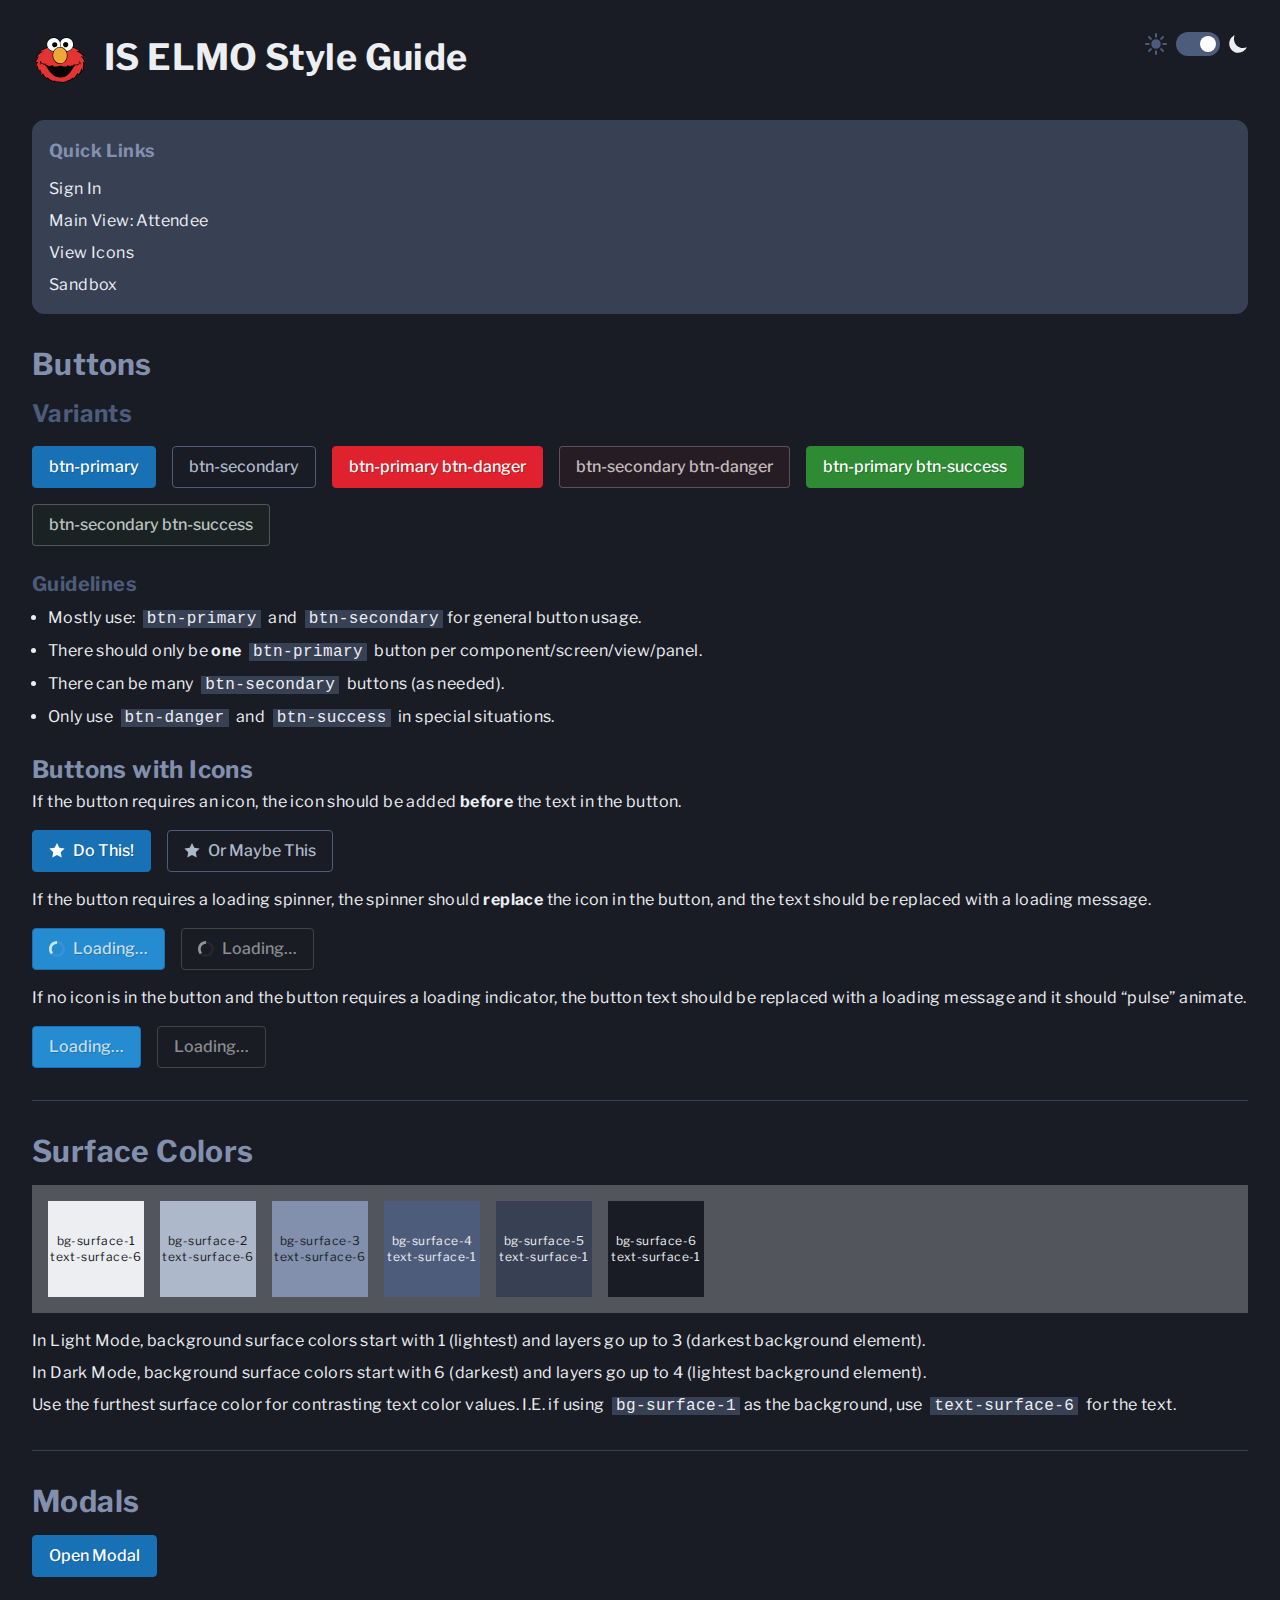
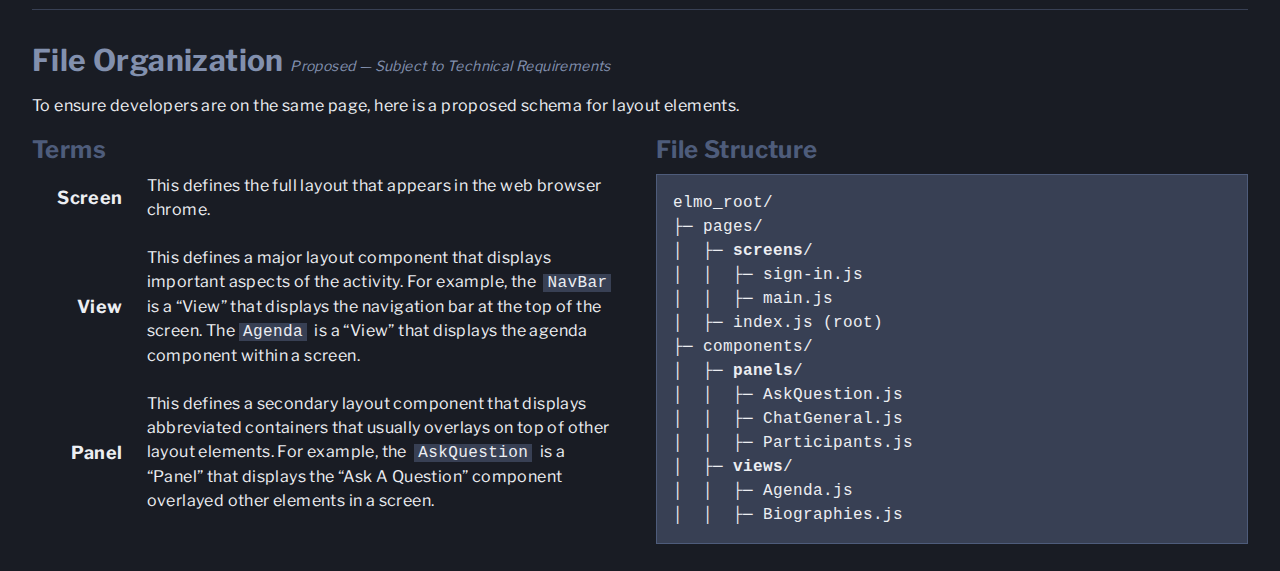
<file: elmo-layout-ui-comps/index.html>
<!DOCTYPE html>
<html>

	<head>
		<meta name="viewport" content="width=device-width" />
		<meta charSet="utf-8" />
		<title>IS Elmo Style Guidelines</title>
		<link rel="icon" href="/favicon.ico" />
		<meta name="next-head-count" content="4" />
		<link rel="preload"
			href="//trifecta-rareyman.github.io/www/elmo-layout-ui-comps/_next/static/css/99e8e9a362a8745d.css" as="style" />
		<link rel="stylesheet"
			href="//trifecta-rareyman.github.io/www/elmo-layout-ui-comps/_next/static/css/99e8e9a362a8745d.css" data-n-g="" />
		<noscript data-n-css=""></noscript>
		<script defer="" nomodule=""
			src="http://trifecta-rareyman.github.io/www/elmo-layout-ui-comps/_next/static/chunks/polyfills-5cd94c89d3acac5f.js"></script>
		<script
			src="http://trifecta-rareyman.github.io/www/elmo-layout-ui-comps/_next/static/chunks/webpack-34b4f727c4803d04.js"
			defer=""></script>
		<script
			src="http://trifecta-rareyman.github.io/www/elmo-layout-ui-comps/_next/static/chunks/framework-4556c45dd113b893.js"
			defer=""></script>
		<script
			src="http://trifecta-rareyman.github.io/www/elmo-layout-ui-comps/_next/static/chunks/main-b2006d52f1b5ca7f.js"
			defer=""></script>
		<script
			src="http://trifecta-rareyman.github.io/www/elmo-layout-ui-comps/_next/static/chunks/pages/_app-69da446bea935969.js"
			defer=""></script>
		<script
			src="http://trifecta-rareyman.github.io/www/elmo-layout-ui-comps/_next/static/chunks/996-9e3c12b77542c098.js"
			defer=""></script>
		<script
			src="http://trifecta-rareyman.github.io/www/elmo-layout-ui-comps/_next/static/chunks/938-7085877ef23bc480.js"
			defer=""></script>
		<script
			src="http://trifecta-rareyman.github.io/www/elmo-layout-ui-comps/_next/static/chunks/pages/index-87789569893ee789.js"
			defer=""></script>
		<script
			src="http://trifecta-rareyman.github.io/www/elmo-layout-ui-comps/_next/static/wwiOb5Etng0FSMp4i5xib/_buildManifest.js"
			defer=""></script>
		<script
			src="http://trifecta-rareyman.github.io/www/elmo-layout-ui-comps/_next/static/wwiOb5Etng0FSMp4i5xib/_ssgManifest.js"
			defer=""></script>
		<script
			src="http://trifecta-rareyman.github.io/www/elmo-layout-ui-comps/_next/static/wwiOb5Etng0FSMp4i5xib/_middlewareManifest.js"
			defer=""></script>
	</head>

	<body>
		<div id="__next">
			<div class="dark">
				<div class="min-h-screen p-8 text-surface-6 bg-surface-1 dark:bg-surface-6 dark:text-surface-1">
					<header class="flex items-start justify-between">
						<h1 class="text-4xl font-bold"><svg id="Elmo_svg__Layer_1" xmlns="http://www.w3.org/2000/svg" x="0" y="0"
								viewBox="0 0 360 360" style="enable-background:new 0 0 360 360" xml:space="preserve"
								class="inline-block mr-4 w-14 h-14 hover:animate-spin">
								<style>
									.Elmo_svg__st3 {
										fill: #fff
									}
								</style>
								<path id="Elmo_svg__XMLID_8_"
									d="M341.8 196c-.4-8-3.5-15.2-6.7-22.4-1.6-3.7-3.7-7.2-5.9-10.7.6-.1.9-.1 1.3-.1 4-.2 5.4-2 4.9-6-.3-2.2-1.4-4.1-2.2-6.1-1.7-2.3-3.4-4.5-5.1-6.8-5.3-5.4-11.3-9.8-17.6-13.9-2.8-1.5-5.5-3.2-8.3-4.6-1.7-.8-1.4-1.4-.1-2.2.4-.2.8-.6 1.1-.9 1.5-1.8 3.2-3.5 4-5.8.6-1.7.6-3.3-1-4.5-.5-.1-1.1-.1-1.6-.2h-.8c-3.2.1-6.2-.4-9.1-1.5-.6-.1-1.3-.2-1.8-.6-3.3-1-6.3-2.5-9.3-4.2-6.1-2.7-12.1-5.7-18.4-7.9-.7-.2-1.4-.4-.9-1.4.8-2.8 1.6-5.6 2.4-8.5.5-4.5.8-8.9.2-13.4-.6-4.2-1.8-8.2-3.2-12.2-1.4-2.7-2.9-5.3-4.3-8-.8-1.1-1.7-2.2-2.5-3.4-5.8-6.6-12.8-11.3-21-14.2-1.2-.3-2.4-.7-3.6-1-1.1-.2-2.3-.4-3.4-.6-2.4-.2-4.7-.4-7.1-.6-1.1.1-2.2.1-3.4.2-2.4.4-4.8.7-7.2 1.1-1 .5-2.2.8-3.3 1-3 1.3-5.9 2.6-8.9 4-1 .5-1.7 1.6-3 1.5h-.1c.1.3 0 .5-.3.7-6.5 4.6-11.5 10.5-15 18-2.6-5.6-6.1-10.1-10.2-14.2-2.7-2.3-5.6-4.3-8.5-6.3-.5-.2-.9-.3-1.3-.6-9-4.7-18.6-6.2-28.6-4.5-8.9 1.5-16.6 5.4-23.4 11.4-2.6 2.6-5 5.5-7.1 8.4-2.6 4.4-4.6 9-6 13.9-.6 3.5-1.2 7-1.3 10.5.1 5.6.9 11.1 3 16.3.8 2 .3 2.8-1.7 3.2-1 .4-1.9.9-2.9 1.3-7 3.4-13.9 6.8-20.4 11.1-2.3 1.5-4.8 2.2-7.4 2.6-4.6.7-9.2.7-13.8 1.1-1.6.2-2.3.8-2.3 2.3 0 .6 0 1.1-.1 1.7.4 3.4 2 6.3 4.4 8.7 1.1.7 2.3 1.3 3.6 2.1-6.4 3.7-12.1 8.1-17.6 12.8-2.1 2.4-4.2 4.7-6.3 7.1l-1.5 2.1c-.4.7-.8 1.4-1.3 2.1-.3.6-.6 1.3-.8 1.9-2.1 5.3-.5 7.8 5.2 7.8.1 0 .2.1.4.2-2 1.9-3.1 4.3-4.1 6.7-.8 1.8-1.3 3.7-2.8 5-1.3 3-3.9 4.8-6.4 6.6-1.3.9-2.7 1.7-3.4 3.3 0 2.7 1.6 4.5 3.7 6 1.3.9 2.7 1.8 4 2.7 1.8.6 3.5 1.6 5.5 2 1 .2 1 .6.5 1.4-2 3.7-3.6 7.5-5 11.4-.5 1.9-.9 3.7-1.4 5.6-.7 2.3-.4 4.6-.2 6.9.2 2.6 1.5 3.5 4 3.5 1.3 0 2.8-1.2 3.6-.3.7.8.3 2.5.4 3.8v.8c.3 1.3.6 2.7.8 4 1.2 3.7 3 7 5.2 10.1 1.8 2.5 3.7 5 5.5 7.6.5.6 1.1 1.2 1.6 1.9 1.7 2.2 2.1 2.3 4.1.3.5-1 1.1-2 1.7-3.1 2.2 3.4 3.5 7 4.4 10.7.6 2.3 1.6 4.7 1 7.2.1 2.4-.6 4.6-1.3 6.8-.4 1.2-.6 2.4-.4 3.7 1.4 2 3.4 2.6 5.7 2.3 3.3-.4 6.2-1.7 8.8-3.7.7-.6 1.1-.8 1.7.2 1.7 3 3.5 5.8 5.3 8.8.6.5.9 1.1 1.3 1.7 4.9 6.3 10.8 11.3 18.3 14.2 1.6.5 3.3.9 4.9 1.3 1.7 0 3.2.1 4.2 1.8 1.6 1.1 3.1 2.2 4.7 3.3 9.1 5.2 18.6 9.4 29.1 11.3l4.2.3c1.7-.2 3.4-.4 5-.5 1.9-1.4 3.6-1.4 5.6-.1 1.8 1.2 4.1 1.7 6.2 2.3.8.2 1.6.3 2.5.5 3.4.4 6.7.3 10-.5.8-.3 1.6-.6 2.3-.9 1.2-1.2 1.8.3 2.8.5 8.7 3.6 17.7 4 26.9 2.6 9-1.3 17.7-3.7 24.7-10.1.4-.4.7-.5 1.2-.1 1.5 1.2 3.3 1 5 .9 4.4-.4 8.3-2.4 12.1-4.4 2.8-2 5.5-4 8.1-6.2.6-.5.8-1.9 2.1-1.2 2.3 1.7 4.9 1.9 7.6 1.5 1.5-.7 3.1-1.4 4.6-2.1 1.1-.8 2.2-1.7 3.4-2.5 7.7-7.4 13.8-16 18.8-25.6 1.1 2 2.3 3.7 4.4 4.6 3.4.3 5.6-1.8 7.7-4 .6-.6 1.2-1.3 1.9-2 3.3-4.5 6-9.4 8.6-14.3.9-2 1.7-3.9 2.6-5.9 0-.1 0-.3.1-.4.5-1.5.6-3.7 1.7-4.3 1-.7 3 .1 4.6.3h1.2c1.2-.1 2.4-.3 3.7-.4 1.7-.5 3.4-.8 5-1.4 2.5-.8 2.5-1.2 1.4-3.4-2.9-5.4-4.5-10.9-3-17.1.6-2.6.9-5.2 1.3-7.9.9-5.3 1.4-10.6 1.1-16.2.8.3 1.4.5 2 .7.6.2 1.2.5 1.8.6 2.2.6 3.2-.1 3.5-2.3-.6-1.4-.5-3-.6-4.6z"
									style="fill:#040303"></path>
								<path
									d="M168.4 316.7c.4 1 1.5 1.1 1.7 2.2-2.7.5-5.4 0-8-.5-5.1-.8-9.5-3.3-14-5.6-1.6-.8-3.3-1.6-4.9-2.4-1-.4-2-.9-3.3-.5 1 2 3 2.8 4.5 4 .5.4 1.6.6 1.4 1.3-.3.9-1.4.5-2.1.4-7.7-.3-14.7-2.7-21.4-6.3-6.6-3.6-12.8-7.8-17.4-14.1-1.1-1.5-2-3.2-3.1-4.8-.4-.6-.7-1.5-1.5-1.3-.8.2-.7 1.2-.8 1.8-.2 1.6-.4 3.2.2 4.8.5 1.4.2 1.9-1.4 1.5-6.5-1.5-11.2-5.5-15.2-10.6-4-5-6.4-10.8-9.2-16.5-.6-1.3-1.2-2.5-2.2-3.6-.8-.9-1.3-1-1.9.3-1.3 2.9-2.8 5.7-5 8-1.1 1.1-2.4 2-4 2-1.2 0-2-.6-1.4-1.8 3.8-7.8.8-14.9-1.8-22.1-1.3-3.7-3.3-7.1-5.3-10.5-.4-.7-.9-1.6-1.9-1.3-.9.2-.5 1.2-.6 1.8-.3 1.9-.6 3.9-1.2 5.8-.1.4-.3.9-.6 1-.6.2-.7-.5-1-.8-7.1-9.8-10.5-20.7-9.4-32.8.1-.9.1-1.8.1-2.7 0-.1-.1-.1-.2-.4-1.6 1.4-1.9 3.2-2.3 5-.4 1.9-4 4.2-5.9 3.6-1.1-.3-1-1.2-1-2 .4-6 2.4-11.5 4.9-16.8 2-4.1 4.6-7.9 7.7-11.7-3.4.7-6.5 1.4-9.6 1.3-2.2-.1-4-1-5.6-2.5-1.3-1.2-1.4-2.4-.1-3.6 1.1-1 2.2-2.1 3.4-3.1 3.5-2.9 5.7-6.6 7-11 1.7-5.5 4.2-10.5 8.1-14.8.5-.6 1.2-1.2 1.4-2-.9-.5-1.4.1-1.9.5-1.6 1.1-3.2 2.3-4.8 3.5-.6.4-1.3.9-2 1.2-1 .4-2.2.7-3-.1-.8-.7-.1-1.7.2-2.6 1.8-5.1 5.4-9 9.4-12.5 8.5-7.4 18.2-12.9 27.9-18.4 1.1-.6 2.2-1.2 3.2-2.2-1.2-.8-2.5-.6-3.7-.2-1.7.6-3.4 1.2-5.1 1.9-4 1.6-9.5-.2-11.6-3.9-.9-1.7-.4-2.7 1.5-2.8 7.6-.3 14.5-2.4 20.9-6.7 6.6-4.4 13.9-7.6 21.2-10.6 1.2-.5 1.9-.4 2.7.9 7.4 12 18.1 19.3 32.1 21.4 4.3.7 4.2.6 2.9 4.8-7 22.8-3.5 43.7 12.9 61.4 10.7 11.5 24.2 16.5 39.8 13.8 15-2.6 25.8-11.5 32.8-24.7 9-16.9 9.5-34.4 2.4-52.2-.7-1.8-.6-2.3 1.5-2.5 16.1-1.2 28-9 36.1-22.8.7-1.2 1.3-1.5 2.7-1 6.2 2.1 11.9 5.2 17.7 8.3 2.6 1.4 5.2 2.8 8 3.8 2.6.9 5.3 1.3 8.1.7 1.5-.3 3.4-.7 4.1 1.1.7 1.8-1.1 2.7-2.3 3.5-3.6 2.3-7.6 3.1-11.8 3.3-.8 0-1.7-.2-2.6.4.6.9 1.7 1 2.5 1.3 16.4 6.7 30.3 16.7 41.6 30.2.1.2.3.3.4.5.6 1.1 2 2.1 1.3 3.3-.8 1.4-2.5.9-3.9.8-3.2-.4-6-1.8-8.7-3.5-.5-.3-1-1-1.7-.4-.5.5-.3 1.2 0 1.8 1 2.6 2.7 4.8 4.5 6.8 5.8 6.5 10.7 13.5 14.1 21.6 1.5 3.6 2.6 7.4 3.4 11.3.1.6.5 1.5-.2 1.9-.7.5-1.5.2-2.2-.2-1.9-1.1-3.2-2.7-4.4-4.5-1.4-2.1-2.6-2.9-5.3-3.6.4 1.2.8 2.3 1.2 3.4 2.5 6.9 2.4 14 1.5 21.2-.8 6.6-2.8 13-2.4 19.8.2 3 .6 5.9 2.1 8.5.8 1.3.1 1.5-1 1.6-3.7.3-6.6-2.2-7-5.8 0-.4-.1-.8-.2-1.2-.4-1.5-1-3.2-2.6-3.2-1.4 0-1.5 1.9-1.7 3.1-1.5 9.1-5.1 17.5-9.8 25.3-1.9 3.1-4 6.1-7.1 8.3-1.7 1.2-2.4.9-3-1.1-.4-1.3-.4-2.6-.5-3.9-.1-1.3-.7-2.4-1.9-2.8-1.3-.5-1.8.8-2.4 1.6-2.9 3.7-4.3 8.3-6.7 12.4-4.9 8.1-10.6 15.4-18.7 20.5-.4.3-.8.5-1.3.7-.9.4-2 .8-2.8.1-.6-.6.4-1.4.6-2 .4-1.1.9-2.2.7-3.5-.2-1.5-1.1-2-2.3-1-.8.6-1.4 1.4-2 2.1-6.3 7.6-14.7 12.2-23.7 15.9-.8.3-1.5.5-1.3-.7.3-1.7-.4-1.2-1.3-.7-4.7 2.8-9.4 5.6-14.4 7.8-13.4 5.8-27 6.3-40.9 2.2-2.1-.6-4.3-1.2-6.5-1.7-.6-.4-1.4-.7-2.4-.2zm-66.2-99.4c1.6-.5 2.8-.8 3.9-1.3.7-.3 1.6-.6 1.4-1.6-.2-1.1-1.1-1.1-2-1.1-2.5 0-5.1.1-7.6 0-3.3-.2-6.5-.9-9.3-2.9-.7-.5-1.7-.9-1.6-1.8.1-.8 1.3-.5 2-.8.2-.1.4-.1.6-.2.9-.5 2.3-.7 2.2-1.9-.1-1.3-1.6-1.4-2.7-1.5-1.7-.1-3.5-.3-5.2-.3-8.2.1-16.1-1.2-22.9-6.3-3.3-2.5-3.4-2.5-1.8-6.4.2-.6.5-1.2.6-1.8.3-1.5-.4-2.3-1.8-2.5-1.8-.3-3.6.8-4.4 2.8-1.8 4.7-2.8 9.5-2.9 14.6-.1 2.1.3 4.2.9 6.2.1.4.2 1.1.8 1.1.8 0 .7-.7.8-1.2.1-.5.2-1.1.3-1.6.5-2.5.9-5.1 1.7-7.6.6-1.6 1.1-2.1 2.7-.8 3.5 3 7.6 5 12 6.3 3.2.9 6.3 1.8 9.5 2.6 1.6.4 2.9 1.3 4 2.5 7 7.3 12.6 15.8 18.1 24.2 7.4 11.4 14.8 22.9 24.1 32.9 7.9 8.5 17.1 15.1 28 19.2 12.5 4.7 25.5 5.8 38.7 4.2 18.9-2.3 34.8-10.3 47.2-24.9 7.9-9.3 14.2-19.7 20.6-30 4.9-7.8 9.9-15.5 16.6-22 .9-.9 1.8-1.3 3.2-1.2 11.6 1.1 20.7-3.1 26.9-13.2.2-.4.4-1.1 1-1 .7.1.6.8.7 1.4.1 2.3.3 4.6.4 6.9 0 .5 0 1.1.6 1.2.7.1.7-.5.9-.9.2-.4.4-.9.6-1.4 2-6.6.2-12.6-3.2-18.2-.7-1.1-1.8-1.7-3.2-1.6-1.6.1-2 .8-1.2 2.2.9 1.6 1.9 3.1 2.7 4.8.5 1.1.4 2-.3 2.9-5.3 7.8-12.7 11.8-22.1 12.4-6.4.4-12.5-.9-18.6-2.6-.7-.2-1.4-.5-2.2.1 2.1 1.7 4.3 3 6.6 3.9 1.2.5 1.2.9.3 1.7-2.7 2.2-5.8 3.1-9.2 3.2-4.4.1-8.6-1-12.8-2.3-.8-.2-1.6-.8-2.8-.2 2.6 2 5.6 2.7 8.2 4.3-1.9 1.6-4 1.8-6.1 1.7-6.6-.2-12.5-2.9-18.5-5.3-1-.4-2.3-1.5-3.2-.2-.9 1.4.3 2.4 1.4 3.3.1.1 0 .2.1.5-4.8 2.4-9.8 3.9-15.2 4-6.6.1-12.8-1.6-18.9-3.8-6.9-2.5-13.7-2.3-20.6-.1-8.5 2.7-17.2 4.6-26.2 4.3-4-.1-8-.7-11.6-2.5-2-1-2-1.8-.4-3.3.9-.9 1.9-1.7 2.5-2.8.2-.4.6-.9.3-1.4-.4-.6-1-.4-1.5-.2-2.5.8-5.1 1.6-7.6 2.5-4.9 1.7-9.7 3.8-14.8 4.7-3.5.4-7.1.4-10.7-1.9z"
									style="fill:#e33332"></path>
								<path id="Elmo_svg__XMLID_5_"
									d="M224.5 148.4c-.1 16.4-3.9 28.6-13 39-15.6 17.8-41.7 18.9-58.8 2.4-21.2-20.5-22.3-55.3-2.4-77 15.3-16.8 41.4-17.1 58.1-.7 10.9 10.7 15.9 23.9 16.1 36.3z"
									style="fill:#eda837"></path>
								<path class="Elmo_svg__st3"
									d="M97.4 80.4c0-23.5 19-42.6 42.1-42.3 21 .2 38.5 15.2 41.7 35.9 1.1 7 .1 13.8-2.1 20.5-.3.9-.8 1.5-1.9 1.6-17.2 1.2-29.2 10.3-37.5 24.8-.8 1.4-1.7 1.6-3.1 1.5-18.8-.8-36.1-16.5-38.7-35.2-.4-2.3-.6-4.6-.5-6.8zm48.7 18c9.2 0 16.6-7.3 16.6-16.5.1-9.1-7.2-16.7-16.1-16.8-9.8-.1-17.2 6.9-17.2 16.5-.1 9.4 7.2 16.7 16.7 16.8zM264 80.3c.2 21.9-17.3 40.6-39.1 42.2-2.9.2-4.3-.6-5.7-3-7.2-11.6-17.2-19.5-30.7-22.6-1.6-.4-3.3-.5-5-.7-1.2-.1-1.5-.5-1.1-1.8 3-9.1 3.1-18.3.2-27.5-.3-1-.2-1.9.2-2.8 7.1-17.2 24.9-27.8 43.3-25.7 21.9 2.4 37.8 20 37.9 41.9zm-30.9 1.1c0-9.3-7.6-16.8-16.7-16.7-9.3.1-16.6 7.5-16.6 16.8s7.4 16.7 16.7 16.7c9.2 0 16.6-7.5 16.6-16.8z">
								</path>
							</svg>IS ELMO Style Guide
							<!-- -->
						</h1>
						<div class="flex items-center gap-2 "><span class="text-xs dark:text-surface-4"><svg
									xmlns="http://www.w3.org/2000/svg" viewBox="0 0 512 512" class="inline-block w-6 h-6 fill-current">
									<path
										d="M234 26h44v92h-44zM234 394h44v92h-44zM338.025 142.857l65.054-65.054 31.113 31.113-65.054 65.054zM77.815 403.074l65.054-65.054 31.113 31.113-65.054 65.054zM394 234h92v44h-92zM26 234h92v44H26zM338.029 369.14l31.112-31.113 65.054 65.054-31.112 31.112zM77.802 108.92l31.113-31.113 65.054 65.054-31.113 31.112zM256 358a102 102 0 1 1 102-102 102.12 102.12 0 0 1-102 102Z">
									</path>
								</svg></span><button class="relative inline-flex items-center h-6 rounded-full bg-surface-4 w-11"
								id="headlessui-switch-:Ra36:" role="switch" type="button" tabindex="0" aria-checked="true"><span
									class="inline-block w-4 h-4 transform translate-x-6 bg-white rounded-full elmo-transition-standard"></span></button><span
								class="text-xs dark:text-surface-1"><svg xmlns="http://www.w3.org/2000/svg" viewBox="0 0 512 512"
									class="inline-block w-5 h-5 fill-current">
									<path
										d="M152.62 126.77c0-33 4.85-66.35 17.23-94.77C87.54 67.83 32 151.89 32 247.38 32 375.85 136.15 480 264.62 480c95.49 0 179.55-55.54 215.38-137.85-28.42 12.38-61.8 17.23-94.77 17.23-128.47 0-232.61-104.14-232.61-232.61Z">
									</path>
								</svg></span></div>
					</header>
					<nav
						class="p-4 mt-8 border rounded-xl border-surface-2 bg-surface-2 text-surface-5 dark:border-surface-5 dark:bg-surface-5 dark:text-surface-1">
						<h2 class="text-lg font-bold text-surface-4 dark:text-surface-3">Quick Links</h2>
						<ul class="mt-3">
							<li class="mt-2"><a href="screens/sign-in">Sign In</a></li>
							<li class="mt-2"><a href="screens/main">Main View: Attendee</a></li>
							<li class="mt-2"><a href="screens/view-icons">View Icons</a></li>
							<li class="mt-2"><a href="screens/sandbox">Sandbox</a></li>
						</ul>
					</nav>
					<section class="mt-8">
						<h2 class="text-3xl font-bold text-surface-4 dark:text-surface-3">Buttons</h2>
						<h3 class="mt-4 text-2xl font-bold text-surface-4 dark:text-surface-4">Variants</h3>
						<div class="flex flex-wrap gap-4 mt-4"><button class="btn btn-primary undefined "
								role="button"><span>btn-primary</span></button><button class="btn btn-secondary undefined "
								role="button"><span>btn-secondary</span></button><button class="btn btn-primary btn-danger "
								role="button"><span>btn-primary btn-danger</span></button><button class="btn btn-secondary btn-danger "
								role="button"><span>btn-secondary btn-danger</span></button><button class="btn btn-primary btn-success "
								role="button"><span>btn-primary btn-success</span></button><button
								class="btn btn-secondary btn-success " role="button"><span>btn-secondary btn-success</span></button>
						</div>
						<h4 class="mt-6 text-xl font-bold text-surface-4 dark:text-surface-4">Guidelines</h4>
						<ul class="pl-4 mt-2 list-disc">
							<li>Mostly use:
								<!-- --> <tt class="px-1 mx-1 text-base bg-surface-2 dark:bg-surface-5">btn-primary</tt> <!-- -->and
								<!-- --> <tt class="px-1 mx-1 text-base bg-surface-2 dark:bg-surface-5">btn-secondary</tt>for general
								button usage.
							</li>
							<li class="mt-2">There should only be <strong>one</strong> <tt
									class="px-1 mx-1 text-base bg-surface-2 dark:bg-surface-5">btn-primary</tt> <!-- -->button per
								component/screen/view/panel.</li>
							<li class="mt-2">There can be many
								<!-- --> <tt class="px-1 mx-1 text-base bg-surface-2 dark:bg-surface-5">btn-secondary</tt>
								<!-- -->buttons (as needed).
							</li>
							<li class="mt-2">Only use
								<!-- --> <tt class="px-1 mx-1 text-base bg-surface-2 dark:bg-surface-5">btn-danger</tt> <!-- -->and
								<!-- --> <tt class="px-1 mx-1 text-base bg-surface-2 dark:bg-surface-5">btn-success</tt> <!-- -->in
								special situations.
							</li>
						</ul>
						<h3 class="mt-6 text-2xl font-bold text-surface-4 dark:text-surface-3">Buttons with Icons</h3>
						<p class="mt-1">If the button requires an icon, the icon should be added
							<!-- --> <strong>before</strong> the text in the button.
						</p>
						<div class="flex gap-4 mt-4"><button class="btn btn-primary undefined " role="button"><svg
									xmlns="http://www.w3.org/2000/svg" viewBox="0 0 20 20" class="w-4 h-4 fill-current">
									<path
										d="m10 15-5.878 3.09 1.123-6.545L.489 6.91l6.572-.955L10 0l2.939 5.955 6.572.955-4.756 4.635 1.123 6.545z">
									</path>
								</svg><span>Do This!</span></button><button class="btn btn-secondary undefined " role="button"><svg
									xmlns="http://www.w3.org/2000/svg" viewBox="0 0 20 20" class="w-4 h-4 fill-current">
									<path
										d="m10 15-5.878 3.09 1.123-6.545L.489 6.91l6.572-.955L10 0l2.939 5.955 6.572.955-4.756 4.635 1.123 6.545z">
									</path>
								</svg><span>Or Maybe This</span></button></div>
						<p class="mt-4">If the button requires a loading spinner, the spinner should
							<!-- --> <strong>replace</strong> the icon in the button, and the text should be replaced with a loading
							message.
						</p>
						<div class="flex gap-4 mt-4"><button class="btn btn-primary undefined " role="button" disabled=""><svg
									xmlns="http://www.w3.org/2000/svg" viewBox="0 0 24 24" class="w-4 h-4 fill-current animate-spin">
									<path fill="currentColor"
										d="M4 12a8 8 0 0 1 8-8V0C5.373 0 0 5.373 0 12h4zm2 5.291A7.962 7.962 0 0 1 4 12H0c0 3.042 1.135 5.824 3 7.938l3-2.647z">
									</path>
									<path
										d="M12 24C5.4 24 0 18.6 0 12S5.4 0 12 0s12 5.4 12 12-5.4 12-12 12zm0-20c-4.4 0-8 3.6-8 8s3.6 8 8 8 8-3.6 8-8-3.6-8-8-8z"
										opacity="0.1"></path>
								</svg><span>Loading…</span></button><button class="btn btn-secondary undefined " role="button"
								disabled=""><svg xmlns="http://www.w3.org/2000/svg" viewBox="0 0 24 24"
									class="w-4 h-4 fill-current animate-spin">
									<path fill="currentColor"
										d="M4 12a8 8 0 0 1 8-8V0C5.373 0 0 5.373 0 12h4zm2 5.291A7.962 7.962 0 0 1 4 12H0c0 3.042 1.135 5.824 3 7.938l3-2.647z">
									</path>
									<path
										d="M12 24C5.4 24 0 18.6 0 12S5.4 0 12 0s12 5.4 12 12-5.4 12-12 12zm0-20c-4.4 0-8 3.6-8 8s3.6 8 8 8 8-3.6 8-8-3.6-8-8-8z"
										opacity="0.1"></path>
								</svg><span>Loading…</span></button></div>
						<p class="mt-4">If no icon is in the button and the button requires a loading indicator, the button text
							should be replaced with a loading message and it should “pulse” animate.</p>
						<div class="flex gap-4 mt-4"><button class="btn btn-primary undefined " role="button" disabled=""><span
									class="animate-pulse">Loading…</span></button><button class="btn btn-secondary undefined "
								role="button" disabled=""><span class="animate-pulse">Loading…</span></button></div>
					</section>
					<hr class="my-8 dark:border-surface-5" />
					<section class="mt-8">
						<h2 class="text-3xl font-bold text-surface-4 dark:text-surface-3">Surface Colors</h2>
						<div class="flex flex-wrap gap-4 p-4 mt-4 text-xs bg-white/25 ">
							<div
								class="flex flex-col items-center justify-center w-24 h-24 text-surface-6 bg-surface-1 aspect-square">
								<span>bg-surface-1</span><span>text-surface-6</span></div>
							<div
								class="flex flex-col items-center justify-center w-24 h-24 text-surface-6 bg-surface-2 aspect-square">
								<span>bg-surface-2</span><span>text-surface-6</span></div>
							<div
								class="flex flex-col items-center justify-center w-24 h-24 text-surface-6 bg-surface-3 aspect-square">
								<span>bg-surface-3</span><span>text-surface-6</span></div>
							<div
								class="flex flex-col items-center justify-center w-24 h-24 text-surface-1 bg-surface-4 aspect-square">
								<span>bg-surface-4</span><span>text-surface-1</span></div>
							<div
								class="flex flex-col items-center justify-center w-24 h-24 text-surface-1 bg-surface-5 aspect-square">
								<span>bg-surface-5</span><span>text-surface-1</span></div>
							<div
								class="flex flex-col items-center justify-center w-24 h-24 text-surface-1 bg-surface-6 aspect-square">
								<span>bg-surface-6</span><span>text-surface-1</span></div>
						</div>
						<p class="mt-4">In Light Mode, background surface colors start with 1 (lightest) and layers go up to 3
							(darkest background element).</p>
						<p class="mt-2">In Dark Mode, background surface colors start with 6 (darkest) and layers go up to 4
							(lightest background element).</p>
						<p class="mt-2">Use the furthest surface color for contrasting text color values. I.E. if using
							<!-- --> <tt class="px-1 mx-1 text-base bg-surface-2 dark:bg-surface-5">bg-surface-1</tt>as the
							background, use
							<!-- --> <tt class="px-1 mx-1 text-base bg-surface-2 dark:bg-surface-5">text-surface-6</tt> <!-- -->for
							the text.
						</p>
						<hr class="my-8 dark:border-surface-5" />
					</section>
					<section class="mt-8">
						<h2 class="text-3xl font-bold text-surface-4 dark:text-surface-3">Modals</h2>
						<div class="mt-4"><button class="btn btn-primary undefined " role="button">Open Modal</button></div>
					</section>
					<hr class="my-8 dark:border-surface-5" />
					<section class="mt-8">
						<h2 class="text-3xl font-bold text-surface-4 dark:text-surface-3">File Organization
							<!-- --> <small class="text-sm italic font-normal">Proposed — Subject to Technical Requirements</small>
						</h2>
						<p class="mt-4">To ensure developers are on the same page, here is a proposed schema for layout elements.
						</p>
						<div class="flex gap-8">
							<div class="flex-1">
								<h3 class="mt-4 text-2xl font-bold text-surface-4 dark:text-surface-4">Terms</h3>
								<dl>
									<dt>Screen</dt>
									<dd>This defines the full layout that appears in the web browser chrome.</dd>
									<dt>View</dt>
									<dd>This defines a major layout component that displays important aspects of the activity. For
										example, the
										<!-- --> <tt class="px-1 mx-1 text-base bg-surface-2 dark:bg-surface-5">NavBar</tt> <!-- -->is a
										“View” that displays the navigation bar at the top of the screen. The<tt
											class="px-1 mx-1 text-base bg-surface-2 dark:bg-surface-5">Agenda</tt> <!-- -->is a “View” that
										displays the agenda component within a screen.
									</dd>
									<dt>Panel</dt>
									<dd>This defines a secondary layout component that displays abbreviated containers that usually
										overlays on top of other layout elements. For example, the
										<!-- --> <tt class="px-1 mx-1 text-base bg-surface-2 dark:bg-surface-5">AskQuestion</tt> <!-- -->is
										a “Panel” that displays the “Ask A Question” component overlayed other elements in a screen.
									</dd>
								</dl>
							</div>
							<div class="flex-1">
								<h3 class="mt-4 text-2xl font-bold text-surface-4 dark:text-surface-4">File Structure</h3><code
									class="block p-4 mt-2 overflow-hidden whitespace-pre-wrap border border-surface-3 bg-surface-2 dark:border-surface-4 dark:bg-surface-5">elmo_root/<br/>├─ pages/<br/>│  ├─ <strong>screens</strong>/<br/>│  │  ├─ sign-in.js<br/>│  │  ├─ main.js<br/>│  ├─ index.js (root)<br/>├─ components/<br/>│  ├─ <strong>panels</strong>/<br/>│  │  ├─ AskQuestion.js<br/>│  │  ├─ ChatGeneral.js<br/>│  │  ├─ Participants.js<br/>│  ├─ <strong>views</strong>/<br/>│  │  ├─ Agenda.js<br/>│  │  ├─ Biographies.js<br/></code>
							</div>
						</div>
					</section>
				</div>
			</div>
		</div>
		<script id="__NEXT_DATA__"
			type="application/json">{"props":{"pageProps":{}},"page":"/","query":{},"buildId":"wwiOb5Etng0FSMp4i5xib","assetPrefix":"//trifecta-rareyman.github.io/www/elmo-layout-ui-comps","nextExport":true,"autoExport":true,"isFallback":false,"scriptLoader":[]}</script>
	</body>

</html>
</file>
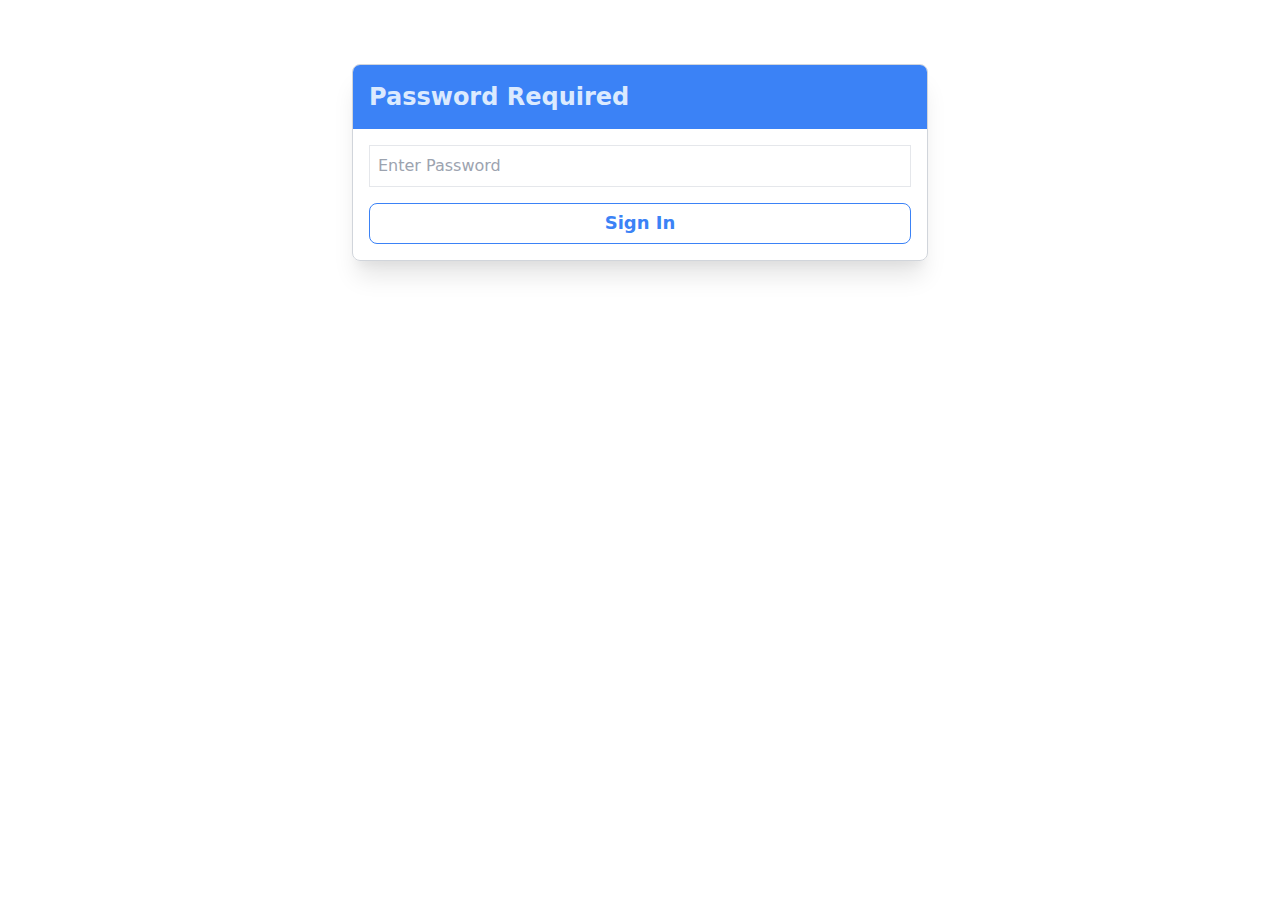
<file: is-cost-savings-calculator/index.html>
<!doctype html><!--[if lt IE 7]>      <html class="no-js lt-ie9 lt-ie8 lt-ie7"> <![endif]--><!--[if IE 7]>         <html class="no-js lt-ie9 lt-ie8"> <![endif]--><!--[if IE 8]>         <html class="no-js lt-ie9"> <![endif]--><!--[if gt IE 8]>      <html class="no-js"> <!--<![endif]--><html><head><meta charset="utf-8"><meta http-equiv="X-UA-Compatible" content="IE=edge"><title>IS Savings Calculator</title><link rel="shortcut icon" type="image/png" href="./favicon.png"><meta http-equiv="x-ua-compatible" content="ie=edge"><meta name="viewport" content="width=device-width,initial-scale=1,shrink-to-fit=no,viewport-fit=cover"><link rel="stylesheet" href="./css/main.css?v=1620072618896"><script src="./js/alpine.js?v=1620072618897"></script><script src="./js/require.js?v=1620072618897"></script></head><body><!--[if lt IE 7]>
	<p class="browsehappy">
		You are using an <strong>outdated</strong> browser. Please
		<a href="#">upgrade your browser</a> to improve your experience.
	</p>
<![endif]--><div class="wrapper" x-data="start_pass()"><div x-show="mode=='locked'" class="absolute flex items-center justify-center w-screen p-4 lg:p-16 password" x-transition:leave="transition ease-in duration-300" x-transition:leave-start="opacity-100" x-transition:leave-end="opacity-0"><div class="w-full overflow-hidden border border-gray-300 rounded-lg shadow-xl md:w-1/2 card-password"><div class="p-4 text-blue-100 bg-blue-500 card-password-head"><h1 class="text-2xl font-bold">Password Required</h1></div><div class="card-body"><div class="p-4 control-group"><input class="w-full p-2 border border-gray-200" placeholder="Enter Password" type="text" x-model="passwordInput"></div><div class="px-4 mb-4 control-group"><button class="w-full btn" @click="submit">Sign In</button></div><div x-show="wrongPassword" class="p-4 control-group"><div class="p-4 text-center text-red-800 bg-red-300 border border-red-500 rounded-lg"><strong>Sorry!</strong> This password is invalid. Please try again.</div></div></div></div></div><div class="content" x-show="mode=='unlocked'" x-transition:enter="transition ease-out duration-300" x-transition:enter-start="opacity-0" x-transition:enter-end="opacity-100" x-transition:leave="transition ease-in duration-300" x-transition:leave-start="opacity-100" x-transition:leave-end="opacity-0"><div class="grid-main" x-data="main_start()"><div class="panel-brand-nav"><div class="h-full bg-white"><div class="p-0"><div><svg class="w-full h-24 my-4 fill-current" viewBox="0 0 1003 391" xmlns="http://www.w3.org/2000/svg" xmlns:xlink="http://www.w3.org/1999/xlink"><defs><path id="prefix__a" d="M0 0h157.807v145.408H0z"/></defs><g fill="none" fill-rule="evenodd"><g fill-rule="nonzero"><path fill="#106FB4" d="M23.315 229.02l17.46 90h4.41l21-87.78h24.75l21 87.78h4.44l17.25-90h24l-23.46 110.55h-38.34l-17.25-75.84-17.25 75.84h-38.25L-.355 229.02zM242.605 230.79l-.96 19.02s-17.46-1.77-25.89-1.77c-22.98 0-28.29 9.27-28.29 34.71 0 28.29 4.65 37.8 28.53 37.8 8.4 0 25.86-1.77 25.86-1.77l.66 19.26a271.44 271.44 0 01-33.51 3.96c-34.05 0-45.78-16.8-45.78-59.25 0-39.57 13.26-56.16 46.23-56.16a236.22 236.22 0 0133.15 4.2zm5.83 128.25c0-11.28 5.52-18.15 16.8-26.76a19.08 19.08 0 01-7.32-16.14c0-5.1 7.98-17.7 7.98-17.7-8.19-4.86-15.93-13.26-15.93-33 0-27.87 18.81-38.49 44.22-38.49a119.37 119.37 0 0122.56 3l34.29-.87v19.44l-18.39-1.38a28.83 28.83 0 016 18.15c0 30-15.72 38.25-45 38.25a68.04 68.04 0 01-9.72-.9 46.38 46.38 0 00-3 10.41c0 7.08 2.43 8.4 24 8.61 34.92.24 45.75 7.53 45.75 33 0 26.1-21.42 36.27-51 36.27-33.78-.06-51.24-6.69-51.24-31.89zm32.49-18c-6.18 5.07-9 9-9 15.69 0 10.17 7.29 14.37 27.42 14.37 18 0 26.76-4.41 26.76-15.24 0-12-5.76-13.26-23.67-13.5-6.69.09-21.51-1.23-21.51-1.23v-.09zm33.72-75.75c0-13.26-5.76-19.68-20.58-19.68-14.13 0-20.34 6.42-20.34 19.68s6.33 19.71 20.46 19.71c14.82 0 20.46-6.24 20.46-19.71z"/><path fill="#8BCDD0" d="M430.145 116.49l-16.08-27.51 16.08-27.51h32.13l16.08 27.51-16.08 27.51z"/><path fill="#106FB4" d="M373.715 148.5l-16.08-27.51 16.08-27.51h32.16l16.05 27.51-16.05 27.51z"/><path fill="#39B54A" d="M318.035 179.85l-16.05-27.51 16.05-27.51h32.16l16.05 27.51-16.05 27.51z"/><path fill="#13B5EA" d="M318.275 55.02l-16.05-27.51L318.275 0h32.13l16.08 27.51-16.08 27.51z"/><path fill="#C1D82F" d="M373.595 86.16l-16.08-27.51 16.08-27.51h32.16l16.05 27.51-16.05 27.51z"/><path fill="#747678" d="M978.815 241.38c0-6.511 5.279-11.79 11.79-11.79 6.511 0 11.79 5.279 11.79 11.79 0 6.511-5.279 11.79-11.79 11.79-6.511 0-11.79-5.279-11.79-11.79zm22.23 0a10.38 10.38 0 00-10.44-10.5 10.47 10.47 0 00-10.44 10.59 10.38 10.38 0 0010.44 10.5 10.47 10.47 0 0010.44-10.65v.06zm-15-6.24h5.43c2.64 0 4.62 1.29 4.62 3.78a3.6 3.6 0 01-2.79 3.66l3.18 4.56h-2.76l-2.91-4.14h-2.52v4.14h-2.31l.06-12zm5.22 6c1.56 0 2.46-.81 2.46-1.98s-.9-1.95-2.46-1.95h-3v3.93h3z"/><path fill="#0A5692" d="M357.375 229.44h13.53v1.86h-5.73v16.86h-2.04V231.3h-5.76zM373.545 229.44h3.75l5.31 15.84 5.31-15.84h3.75v18.72h-2.07v-16.5h-.39l-5.43 15.84h-2.34l-5.43-15.84h-.36v16.5h-2.1z"/></g><path fill="#747678" fill-rule="nonzero" d="M466.47 197.583v33.047l55.21.497 2.801 6.49a59.523 59.523 0 0129.802-7.917c3.857.002 7.708.286 11.523.849l1.04.16 4.034.642-8.466 19.073-1.59-.214a44.23 44.23 0 00-6.541-.458 53.796 53.796 0 00-24.31 4.488l-.693.31-.153 86.411h-21.763l.051-91.494.016-.021-40.96-.09v48.62c.023 19.36 1.227 25.407 13.66 25.407 1.824 0 4.207-.097 6.66-.233l.702-.04c.351-.02.703-.04 1.054-.062l.7-.044c4.9-.312 9.418-.706 9.604-.722l.001-.001-9.107 19.646c-4.224.564-8.907 1.064-12.259 1.064-23.774 0-31.57-8.854-31.723-39.814l-.002-.945v-52.875H431l24.07-51.774h11.4zM593.437 340.567V230.63h-20.929v109.937zM642.697 181.5c2.138 0 5.02.172 8.023.414l.722.06.726.06.726.065.363.032.724.067.72.068c5.857.558 11.129 1.217 11.129 1.217l-.22 17.184s-4.45-.17-9.456-.3l-.701-.017-.353-.009-.708-.017-.71-.015a307.821 307.821 0 00-6.358-.082c-11.016 0-14.32 4.847-14.32 22.031v8.372h30.18l-8.683 18.726h-21.498v91.211h-20.93v-91.21h-13.219V230.63h13.22v-8.592c0-31.725 8.15-40.538 30.623-40.538z"/><path fill="#747678" fill-rule="nonzero" d="M698.87 228.207c30.403 0 45.605 15.642 45.605 50.892l-1.322 15.202h-70.06c0 19.828 7.05 29.522 26.658 29.522 2.976 0 6.156-.06 9.376-.161l1.935-.065.97-.036 2.9-.119.438-.02.874-.039c12.648-.584 24.045-1.543 24.045-1.543l.44 16.524s-12.66 2.332-26.706 3.685l-1.19.112-.597.054-1.197.104c-4.795.405-9.658.672-14.152.672-33.047-.22-44.944-18.507-44.944-56.621 0-40.979 17.625-58.163 46.927-58.163zm0 18.506c-17.185 0-25.777 9.033-25.998 31.285h50.893c0-22.913-7.27-31.285-24.895-31.285zm95.222-18.506c2.864 0 6.384.238 10.024.59l.842.084.845.087.846.09.846.094c7.071.794 13.98 1.872 16.887 2.343l-.556.073-8.02 17.295c-1.17-.109-2.398-.219-3.647-.324l-1.555-.128c-4.161-.334-8.4-.596-11.445-.596-24.014 0-29.962 9.473-29.962 36.131 0 29.302 4.847 39.216 30.183 39.216 2.283 0 5.238-.13 8.329-.322l1.554-.1c.244-.016.488-.032.732-.05l1.098-.077.73-.053.725-.054c4.964-.375 9.56-.808 11.558-1.003l-9.067 19.558c-6.918.933-15.647 1.93-21.387 1.93-34.37 0-45.606-16.524-45.606-59.045 0-39.877 13.22-55.74 46.046-55.74z"/><g transform="translate(821.226 197.292)"><mask id="prefix__b" fill="#fff"><use xlink:href="#prefix__a"/></mask><path fill="#747678" d="M137.388 108.336l-.01.675-.02.661-.016.326-.038.642-.048.63-.06.615c-.034.305-.072.604-.115.9l-.091.583-.103.57-.058.28-.125.55-.066.269-.146.53c-1.746 6.007-6.302 9.3-15.884 9.3l-14.964-.001a42.934 42.934 0 01-2.512-.091l-.779-.06c-7.002-.609-10.39-3.005-11.997-6.244l-.168-.356-.155-.364-.072-.183-.136-.373a12.259 12.259 0 01-.18-.568l-.105-.386c-.016-.066-.033-.13-.048-.196l-.09-.393-.08-.398-.068-.403-.06-.406-.052-.411-.044-.414-.037-.418-.04-.632-.028-.637-.011-.429-.009-.658.001-.467c.005-.407.022-.813.051-1.214l.041-.48.026-.24.06-.474.074-.472.088-.467c1.193-5.885 5.723-10.621 16.775-10.774h31.362l-.063 12.078zm-69.532 16.362S55.3 125.8 49.13 125.8c-12.558 0-13.66-6.17-13.66-25.998V51.774l34.86.077 50.156.164c.284.014.564.029.84.047l.814.06c9.477.803 13.53 7.494 14.74 14.346l.096.586c.03.199.056.4.083.601l.07.618.029.312.05.64.023.324.033.66.021.676.012 1.042v3.974h-30.994c-31.237-.03-39.063 17.422-39.124 34.264-.07 5.2.767 10.372 2.476 15.283 6.152 14.085 15.191 19.96 35.915 19.96h13.572c30.626 0 38.665-15.528 38.665-37.107V71.62c0-21.58-8.13-37.773-38.635-38.268H69.398l-33.927-.306V0H24.95L0 51.774H14.76v52.876c0 31.726 7.71 40.758 31.726 40.758 3.382 0 8.12-.508 12.375-1.08l8.994-19.63z" mask="url(#prefix__b)"/></g></g></svg></div><button class="w-full btn" :class="{ 'active': active_calculator === 'td' }" @click="active_calculator = 'td'"><svg class="inline-block h-5 mr-1 fill-current -mt-2px" viewBox="0 0 100 100" xmlns="http://www.w3.org/2000/svg"><path d="M12.844 5c-2.297 0-4.363.586-5.813 2.031s-2.046 3.528-2.03 5.813v67.344c-.009 2.285.577 4.367 2.03 5.812 1.461 1.453 3.555 2.063 5.875 2.063h34.72C52.648 92.379 59.184 95 66.314 95c15.82 0 28.688-12.87 28.688-28.688 0-7.11-2.61-13.602-6.907-18.625V12.75c-.015-2.254-.617-4.289-2.062-5.719S82.502 5 80.22 5zM48.5 8.938h31.719c1.613 0 2.508.386 3.031.906s.895 1.36.906 2.937v31.094c-4.902-3.91-11.102-6.28-17.844-6.28-6.73 0-12.914 2.35-17.812 6.25zm17.562 7.874c-.96.122-1.742 1.063-1.719 2.032v5.937h-6.156c-1.035.055-1.934 1.027-1.875 2.063s1.059 1.933 2.094 1.875h5.937v5.937c-.015 1.047.922 2 1.97 2s1.983-.953 1.968-2V28.72h5.937c1.047.015 2-.922 2-1.97s-.953-1.984-2-1.968h-5.937v-5.937c.031-1.465-1.05-2.036-2.219-2.032zM18.468 24.75c.062-.004.125-.004.187 0h16c.536-.008 1.051.2 1.434.574.379.375.594.89.594 1.426a2 2 0 01-2.028 2h-16a2.012 2.012 0 01-1.44-.52 1.997 1.997 0 01-.133-2.828 1.983 1.983 0 011.386-.652zm-9.5 23.75h34.906c-3.887 4.898-6.219 11.09-6.219 17.812s2.332 12.918 6.219 17.812H12.905c-1.668 0-2.543-.418-3.063-.938s-.886-1.37-.875-3zm12.094 10.25c-.434 0-.836.18-1.313.469-.921.898-.503 2.039-.03 2.875l4.155 4.219-4.156 4.156c-.738.734-.738 2.078 0 2.812s2.074.735 2.813 0l4.219-4.187 4.156 4.187c.738.735 2.074.735 2.812 0s.739-2.078 0-2.812l-4.187-4.156 4.187-4.22c.871-1.038.715-1.91 0-2.874-1.004-.723-1.996-.446-2.812.062L26.75 63.47l-4.22-4.188c-.57-.375-1.034-.535-1.468-.531zm36.969 1.594h16.188c1.055-.016 2.031.941 2.031 2s-.976 2.015-2.031 2h-16c-1.047.05-2.043-.86-2.094-1.906s.86-2.043 1.906-2.094zm.031 8h16.22c1.054-.016 2.03.941 2.03 2s-.976 2.015-2.03 2h-16c-1.048.058-2.067-.828-2.126-1.875s.86-2.067 1.906-2.125z"/></svg> Traditional Training Comparison</button> <button class="w-full btn" :class="{ 'active': active_calculator === 'amend' }" @click="active_calculator = 'amend'"><svg class="inline-block h-5 mr-1 fill-current -mt-2px" viewBox="0 0 100 100" xmlns="http://www.w3.org/2000/svg"><path d="M12.844 5c-2.297 0-4.363.586-5.813 2.031s-2.046 3.528-2.03 5.813v67.344c-.009 2.285.577 4.367 2.03 5.812 1.461 1.453 3.555 2.063 5.875 2.063h34.72C52.648 92.379 59.184 95 66.314 95c15.82 0 28.688-12.87 28.688-28.688 0-7.11-2.61-13.602-6.907-18.625V12.75c-.015-2.254-.617-4.289-2.062-5.719S82.502 5 80.22 5zM48.5 8.938h31.719c1.613 0 2.508.386 3.031.906s.895 1.36.906 2.937v31.094c-4.902-3.91-11.102-6.28-17.844-6.28-6.73 0-12.914 2.35-17.812 6.25zm17.562 7.874c-.96.122-1.742 1.063-1.719 2.032v5.937h-6.156c-1.035.055-1.934 1.027-1.875 2.063s1.059 1.933 2.094 1.875h5.937v5.937c-.015 1.047.922 2 1.97 2s1.983-.953 1.968-2V28.72h5.937c1.047.015 2-.922 2-1.97s-.953-1.984-2-1.968h-5.937v-5.937c.031-1.465-1.05-2.036-2.219-2.032zM18.468 24.75c.062-.004.125-.004.187 0h16c.536-.008 1.051.2 1.434.574.379.375.594.89.594 1.426a2 2 0 01-2.028 2h-16a2.012 2.012 0 01-1.44-.52 1.997 1.997 0 01-.133-2.828 1.983 1.983 0 011.386-.652zm-9.5 23.75h34.906c-3.887 4.898-6.219 11.09-6.219 17.812s2.332 12.918 6.219 17.812H12.905c-1.668 0-2.543-.418-3.063-.938s-.886-1.37-.875-3zm12.094 10.25c-.434 0-.836.18-1.313.469-.921.898-.503 2.039-.03 2.875l4.155 4.219-4.156 4.156c-.738.734-.738 2.078 0 2.812s2.074.735 2.813 0l4.219-4.187 4.156 4.187c.738.735 2.074.735 2.812 0s.739-2.078 0-2.812l-4.187-4.156 4.187-4.22c.871-1.038.715-1.91 0-2.874-1.004-.723-1.996-.446-2.812.062L26.75 63.47l-4.22-4.188c-.57-.375-1.034-.535-1.468-.531zm36.969 1.594h16.188c1.055-.016 2.031.941 2.031 2s-.976 2.015-2.031 2h-16c-1.047.05-2.043-.86-2.094-1.906s.86-2.043 1.906-2.094zm.031 8h16.22c1.054-.016 2.03.941 2.03 2s-.976 2.015-2.03 2h-16c-1.048.058-2.067-.828-2.126-1.875s.86-2.067 1.906-2.125z"/></svg> Amendment Training Comparison</button> <button class="w-full btn" :class="{ 'active': active_calculator === 'is_adv' }" @click="active_calculator = 'is_adv'"><svg class="inline-block h-5 mr-1 fill-current -mt-2px" viewBox="0 0 100 100" xmlns="http://www.w3.org/2000/svg"><path d="M12.844 5c-2.297 0-4.363.586-5.813 2.031s-2.046 3.528-2.03 5.813v67.344c-.009 2.285.577 4.367 2.03 5.812 1.461 1.453 3.555 2.063 5.875 2.063h34.72C52.648 92.379 59.184 95 66.314 95c15.82 0 28.688-12.87 28.688-28.688 0-7.11-2.61-13.602-6.907-18.625V12.75c-.015-2.254-.617-4.289-2.062-5.719S82.502 5 80.22 5zM48.5 8.938h31.719c1.613 0 2.508.386 3.031.906s.895 1.36.906 2.937v31.094c-4.902-3.91-11.102-6.28-17.844-6.28-6.73 0-12.914 2.35-17.812 6.25zm17.562 7.874c-.96.122-1.742 1.063-1.719 2.032v5.937h-6.156c-1.035.055-1.934 1.027-1.875 2.063s1.059 1.933 2.094 1.875h5.937v5.937c-.015 1.047.922 2 1.97 2s1.983-.953 1.968-2V28.72h5.937c1.047.015 2-.922 2-1.97s-.953-1.984-2-1.968h-5.937v-5.937c.031-1.465-1.05-2.036-2.219-2.032zM18.468 24.75c.062-.004.125-.004.187 0h16c.536-.008 1.051.2 1.434.574.379.375.594.89.594 1.426a2 2 0 01-2.028 2h-16a2.012 2.012 0 01-1.44-.52 1.997 1.997 0 01-.133-2.828 1.983 1.983 0 011.386-.652zm-9.5 23.75h34.906c-3.887 4.898-6.219 11.09-6.219 17.812s2.332 12.918 6.219 17.812H12.905c-1.668 0-2.543-.418-3.063-.938s-.886-1.37-.875-3zm12.094 10.25c-.434 0-.836.18-1.313.469-.921.898-.503 2.039-.03 2.875l4.155 4.219-4.156 4.156c-.738.734-.738 2.078 0 2.812s2.074.735 2.813 0l4.219-4.187 4.156 4.187c.738.735 2.074.735 2.812 0s.739-2.078 0-2.812l-4.187-4.156 4.187-4.22c.871-1.038.715-1.91 0-2.874-1.004-.723-1.996-.446-2.812.062L26.75 63.47l-4.22-4.188c-.57-.375-1.034-.535-1.468-.531zm36.969 1.594h16.188c1.055-.016 2.031.941 2.031 2s-.976 2.015-2.031 2h-16c-1.047.05-2.043-.86-2.094-1.906s.86-2.043 1.906-2.094zm.031 8h16.22c1.054-.016 2.03.941 2.03 2s-.976 2.015-2.03 2h-16c-1.048.058-2.067-.828-2.126-1.875s.86-2.067 1.906-2.125z"/></svg> Time & Cost Savings</button></div></div></div><div class="panel-calculator"><div x-show.transition.opacity.duration.100ms="active_calculator === 'td'"><div class="grid justify-center w-full grid-cols-3 py-2 border shadow-xl lg:py-5 grid-calculator rounded-xl" x-data="traditional_is_calculator_start()"><div class="col-span-3 p-4 bg-blue-500 rounded-t-lg"><h2 class="text-base font-bold tracking-normal text-white xl:text-xl 2xl:text-2xl">Traditional Delivery (Live F2F/Web/SIV) vs. InvestigatorSpace On-Demand</h2></div><div class="col-start-2 py-4 font-bold leading-tight tracking-tight head-i"><div class="flex items-center justify-center gap-1"><svg class="hidden w-10 h-8 fill-current lg:inline" viewBox="0 0 100 100" xmlns="http://www.w3.org/2000/svg"><path d="M22.652 55.363a8.223 8.223 0 11-8.223-8.223c4.54-.004 8.223 3.68 8.223 8.223zm18.922 1.66a8.437 8.437 0 018.438-8.437 8.437 8.437 0 018.437 8.437c0 4.652-3.781 8.438-8.438 8.438-4.652.011-8.437-3.774-8.437-8.438zm35.742-1.66a8.223 8.223 0 118.223 8.223c-4.543 0-8.223-3.696-8.223-8.223zM0 68.16c0-.39.035-.77.102-1.148.023.101.035.199.054.289.59-2.946 2.992-5.332 6.395-6.082a9.356 9.356 0 0012.863 2.613c6.137 3.324 10.801 9.16 10.801 13.512v4.785c.402.067.805.121 1.215.18v-6.805c0-4.687 5.48-8.66 13.023-9.988a9.519 9.519 0 005.558 1.773c2.075 0 3.997-.66 5.559-1.773 7.543 1.328 13.023 5.3 13.023 9.988 0 .09 0 5.813-.012 6.805.38-.055.758-.113 1.137-.168v-4.785c0-4.352 4.652-10.188 10.801-13.512a9.314 9.314 0 005.11 1.515 9.338 9.338 0 007.742-4.105c3.382.804 5.77 3.347 6.394 6.304.043-.18.09-.355.121-.535.067.38.102.758.102 1.149 0 .113 0 2.14-.012 2.254 0 .113.012.21.012.324 0 9.773-22.383 17.695-50 17.695S0 80.51 0 70.738c0-.113 0-.211.011-.324C0 70.3 0 68.273 0 68.16zm71.969-50.199a6.392 6.392 0 01-6.394 6.394 6.385 6.385 0 01-6.395-6.394 6.39 6.39 0 016.398-6.394 6.384 6.384 0 016.391 6.394zm-39.387 20.16v2.668C19.18 42.496 8.426 46.121 3.035 50.707v-6.004c0-4.105 2.824-8 9.54-10.578.503-.156.925-.289 1.292-.379a8.954 8.954 0 004.316 1.094 8.98 8.98 0 006.372-2.633c4.793.438 8.027 2.59 8.027 5.914zm1.629.023c0-3.96 4.586-7.32 10.934-8.48a8.892 8.892 0 004.64 1.293c1.75 0 3.383-.504 4.754-1.36 6.551 1.094 11.324 4.508 11.324 8.547v2.477c-5.011-.582-10.379-.894-15.945-.894-5.488 0-10.77.3-15.71.87zm8.648-15.969c0-3.972 3.227-7.187 7.188-7.187s7.187 3.227 7.187 7.187c0 3.961-3.226 7.188-7.187 7.188a7.189 7.189 0 01-7.188-7.188zM67.441 38.12c0-3.324 3.235-5.488 8.035-5.914a9 9 0 006.372 2.633c1.562 0 3.035-.39 4.316-1.094.367.102.793.235 1.293.38 6.719 2.577 9.54 6.472 9.54 10.577v6.137c-5.325-4.64-16.09-8.3-29.548-10.031zM26.867 25.636c.938-.39 1.942-.726 3.012-.98a8.628 8.628 0 004.453 1.227 8.631 8.631 0 005.133-1.684c.914.144 1.773.348 2.578.59a8.528 8.528 0 002.488 3.75c-5.199 1.039-9.761 3.66-11.125 7.332-1.238-3.102-5-4.34-8.113-4.785a8.37 8.37 0 001.594-4.934c-.008-.172-.02-.348-.02-.516zm1.196-7.675a6.392 6.392 0 016.394-6.395 6.392 6.392 0 016.395 6.395 6.392 6.392 0 01-6.395 6.394 6.397 6.397 0 01-6.394-6.394zm45.102 7.675c-.012.168-.012.348-.012.512 0 1.84.59 3.54 1.594 4.934-3.114.445-6.875 1.683-8.114 4.785-1.359-3.672-5.925-6.293-11.125-7.332a8.462 8.462 0 002.489-3.75 19.18 19.18 0 012.578-.59 8.631 8.631 0 005.133 1.684 8.607 8.607 0 004.453-1.227c1.062.258 2.066.594 3.004.984zm-47.512.512c0 3.973-3.215 7.188-7.188 7.188s-7.187-3.227-7.187-7.188a7.191 7.191 0 017.187-7.187c3.965.004 7.188 3.214 7.188 7.187zm48.719 0a7.191 7.191 0 017.187-7.187 7.191 7.191 0 017.188 7.187 7.189 7.189 0 01-14.375 0z"/></svg> <span class="text-xs lg:text-sm">Traditional Delivery</span></div></div><div class="py-4 font-bold leading-tight tracking-tight text head-ii"><div class="flex items-center justify-center gap-1"><svg class="hidden w-10 h-10 mr-2 fill-current lg:inline" xmlns="http://www.w3.org/2000/svg" viewBox="0 0 512 512"><title>ionicons-v5-n</title><rect x="48" y="96" width="416" height="304" rx="32.14" ry="32.14" style="fill: none;
											stroke: #000;
											stroke-linejoin: round;
											stroke-width: 32px;"/><line x1="16" y1="416" x2="496" y2="416" style="stroke: #000;
											stroke-linecap: round;
											stroke-miterlimit: 10;
											stroke-width: 32px;"/></svg> <span class="text-xs lg:text-sm">InvestigatorSpace<br>On-Demand</span></div></div><div class="p-4 text-right bg-gray-300 border-b border-gray-100 row-0"><p class="text-sm font-bold leading-tight lg:text-xl">Total Sites</p><p class="text-sm lg:text-base">Grand total of sites</p></div><div class="row-i"><div class="w-full h-full p-2 text-center border"><input x-model.number="td_sites" type="number" class="w-full p-2 text-xl font-bold text-center"><p class="p-0 m-0 text-xs italic text-gray-400">Enter value here</p></div></div><div class="row-ii"><div class="w-full h-full p-2 text-center border"><input x-model.number="td_sites" type="number" class="w-full p-2 text-xl font-bold text-center"><p class="p-0 m-0 text-xs italic text-gray-400">Enter value here</p></div></div><div class="p-4 text-right bg-gray-300 border-b border-gray-100 row-0"><p class="text-sm font-bold leading-tight lg:text-xl">Attendees Per Site</p><p class="text-sm lg:text-base">Number of attendees per site</p></div><div class="row-i"><div class="w-full h-full p-2 text-center border"><input x-model.number="td_attendees_per_site" type="number" class="w-full p-2 text-xl font-bold text-center"><p class="p-0 m-0 text-xs italic text-gray-400">Enter value here</p></div></div><div class="row-ii"><input type="number" class="w-full h-full p-2 text-xl font-bold text-center border uneditable" disabled="disabled"></div><div class="p-4 text-right bg-gray-300 border-b border-gray-100 row-0"><p class="text-sm font-bold leading-tight lg:text-xl">Attendees</p><p class="text-sm lg:text-base">Total number of attendees</p></div><div class="row-i"><input :value="td_sites * td_attendees_per_site" disabled="disabled" type="number" class="w-full h-full p-2 text-xl font-bold text-center border uneditable"></div><div class="row-ii"><input type="number" class="w-full h-full p-2 text-xl font-bold text-center border uneditable" disabled="disabled"></div><div class="p-4 text-right bg-gray-300 border-b border-gray-100 row-0"><p class="text-sm font-bold leading-tight lg:text-xl">Sponsor Attendees</p><p class="text-sm lg:text-base">Total sponsors (average of 8)</p></div><div class="row-i"><div class="w-full h-full p-2 text-center border"><input x-model.number="td_sponsor_attendees" type="number" class="w-full p-2 text-xl font-bold text-center"><p class="p-0 m-0 text-xs italic text-gray-400">Enter value here</p></div></div><div class="row-ii"><div class="w-full h-full p-2 text-center border"><input x-model.number="td_sponsor_attendees" type="number" class="w-full p-2 text-xl font-bold text-center"><p class="p-0 m-0 text-xs italic text-gray-400">Enter value here</p></div></div><div class="p-4 text-right bg-gray-300 border-b border-gray-100 row-0"><p class="text-sm font-bold leading-tight lg:text-xl">CRA Attendees</p><p class="text-sm lg:text-base">Total CRA (0.5 per site)</p></div><div class="row-i"><input :value="td_sites * 0.5" type="number" class="w-full h-full p-2 text-xl font-bold text-center border uneditable" disabled="disabled"></div><div class="row-ii"><input :value="td_sites * 0.5" type="number" class="w-full h-full p-2 text-xl font-bold text-center border uneditable" disabled="disabled"></div><div class="p-4 text-right bg-gray-300 border-b border-gray-100 row-0"><p class="text-sm font-bold leading-tight lg:text-xl">Sponsor & CRA Attendees</p><p class="text-sm lg:text-base">Grand total of Sponsor & CRA</p></div><div class="row-i"><input :value="td_sponsor_attendees + td_sites/2" type="number" class="w-full h-full p-2 text-xl font-bold text-center border uneditable" disabled="disabled"></div><div class="row-ii"><input type="number" class="w-full h-full p-2 text-xl font-bold text-center border uneditable" disabled="disabled"></div><div class="p-4 text-right text-blue-100 bg-blue-700 border-b border-gray-100 row-0"><p class="text-xl font-bold leading-tight">Total Cost</p></div><div class="row-i totals"><div class="relative inline-block w-full h-full p-2 text-center text-blue-100 bg-blue-500 border lg:p-4 total"><input :value="usd_format(((td_sites * td_attendees_per_site) + (td_sponsor_attendees + (td_sites * 0.5))) * 1450)" class="w-full text-sm font-bold text-center bg-blue-500 lg:text-2xl" disabled="disabled"><p class="text-xs lg:text-base">($1,450 per person)</p><div class="absolute top-0 right-0 flex items-center justify-center w-3 h-3 mt-1 mr-1 bg-blue-100 rounded-full lg:mt-2 lg:mr-2 lg:w-5 lg:h-5"><svg class="w-full h-full text-blue-500 transform scale-75 fill-current" viewBox="0 0 296 504" xmlns="http://www.w3.org/2000/svg"><path d="M195 0v92h100.5v80H195v272l-94 60V171.999L.5 172V92l100.5-.001V0h94z" fill-rule="evenodd"/></svg></div></div></div><div class="row-ii totals"><div class="relative inline-block w-full h-full p-2 text-center text-blue-100 bg-blue-500 border lg:p-4 total"><input :value="usd_format(td_sites * 2500)" class="w-full text-sm font-bold text-center bg-blue-500 lg:text-2xl" disabled="disabled"><p class="text-xs lg:text-base">($2,500 per site)</p><div class="absolute top-0 right-0 flex items-center justify-center w-3 h-3 mt-1 mr-1 bg-blue-100 rounded-full lg:mt-2 lg:mr-2 lg:w-5 lg:h-5"><svg class="w-full h-full text-blue-500 transform scale-75 fill-current" viewBox="0 0 296 504" xmlns="http://www.w3.org/2000/svg"><path d="M195 0v92h100.5v80H195v40h100.5v80H195v152l-94 60V292H.5v-80l100.5-.001v-40L.5 172V92l100.5-.001V0h94z" fill-rule="evenodd"/></svg></div></div></div><div class="p-4 text-right text-green-100 bg-green-700 border-b border-gray-100 rounded-bl-lg row-0"><p class="text-xl font-bold leading-tight">Cost Savings</p></div><div class="col-span-2 row-i"><div class="inline-block w-full h-full p-4 text-center text-green-100 bg-green-500 border rounded-br-lg total"><input :value="usd_format( (((td_sites * td_attendees_per_site) + (td_sponsor_attendees + (td_sites * 0.5))) * 1450) - (td_sites * 2500))" class="w-full text-xl font-bold text-center text-white bg-green-500 lg:text-3xl"><p class="text-xs font-bold text-white lg:text-base">InvestigatorSpace On-Demand Savings<br>Over Traditional Delivery</p></div></div></div></div><div x-show.transition.opacity.duration.100ms="active_calculator === 'amend'"><div class="grid justify-center w-full grid-cols-3 py-2 border shadow-xl lg:py-5 grid-calculator rounded-xl" x-data="amend()"><div class="col-span-3 p-4 bg-blue-500 rounded-t-lg"><h2 class="text-base font-bold tracking-normal text-white lg:text-lg">Traditional Delivery (Web/SIV) vs. InvestigatorSpace On-Demand<br>Amendment Training</h2></div><div class="p-4"><p class="self-end text-xs text-gray-400">Calculations assumes 3 amendments requiring training.</p></div><div class="py-4 font-bold leading-tight tracking-tight head-i"><div class="flex items-center justify-center gap-1"><svg class="hidden w-10 h-8 fill-current lg:inline" viewBox="0 0 100 100" xmlns="http://www.w3.org/2000/svg"><path d="M22.652 55.363a8.223 8.223 0 11-8.223-8.223c4.54-.004 8.223 3.68 8.223 8.223zm18.922 1.66a8.437 8.437 0 018.438-8.437 8.437 8.437 0 018.437 8.437c0 4.652-3.781 8.438-8.438 8.438-4.652.011-8.437-3.774-8.437-8.438zm35.742-1.66a8.223 8.223 0 118.223 8.223c-4.543 0-8.223-3.696-8.223-8.223zM0 68.16c0-.39.035-.77.102-1.148.023.101.035.199.054.289.59-2.946 2.992-5.332 6.395-6.082a9.356 9.356 0 0012.863 2.613c6.137 3.324 10.801 9.16 10.801 13.512v4.785c.402.067.805.121 1.215.18v-6.805c0-4.687 5.48-8.66 13.023-9.988a9.519 9.519 0 005.558 1.773c2.075 0 3.997-.66 5.559-1.773 7.543 1.328 13.023 5.3 13.023 9.988 0 .09 0 5.813-.012 6.805.38-.055.758-.113 1.137-.168v-4.785c0-4.352 4.652-10.188 10.801-13.512a9.314 9.314 0 005.11 1.515 9.338 9.338 0 007.742-4.105c3.382.804 5.77 3.347 6.394 6.304.043-.18.09-.355.121-.535.067.38.102.758.102 1.149 0 .113 0 2.14-.012 2.254 0 .113.012.21.012.324 0 9.773-22.383 17.695-50 17.695S0 80.51 0 70.738c0-.113 0-.211.011-.324C0 70.3 0 68.273 0 68.16zm71.969-50.199a6.392 6.392 0 01-6.394 6.394 6.385 6.385 0 01-6.395-6.394 6.39 6.39 0 016.398-6.394 6.384 6.384 0 016.391 6.394zm-39.387 20.16v2.668C19.18 42.496 8.426 46.121 3.035 50.707v-6.004c0-4.105 2.824-8 9.54-10.578.503-.156.925-.289 1.292-.379a8.954 8.954 0 004.316 1.094 8.98 8.98 0 006.372-2.633c4.793.438 8.027 2.59 8.027 5.914zm1.629.023c0-3.96 4.586-7.32 10.934-8.48a8.892 8.892 0 004.64 1.293c1.75 0 3.383-.504 4.754-1.36 6.551 1.094 11.324 4.508 11.324 8.547v2.477c-5.011-.582-10.379-.894-15.945-.894-5.488 0-10.77.3-15.71.87zm8.648-15.969c0-3.972 3.227-7.187 7.188-7.187s7.187 3.227 7.187 7.187c0 3.961-3.226 7.188-7.187 7.188a7.189 7.189 0 01-7.188-7.188zM67.441 38.12c0-3.324 3.235-5.488 8.035-5.914a9 9 0 006.372 2.633c1.562 0 3.035-.39 4.316-1.094.367.102.793.235 1.293.38 6.719 2.577 9.54 6.472 9.54 10.577v6.137c-5.325-4.64-16.09-8.3-29.548-10.031zM26.867 25.636c.938-.39 1.942-.726 3.012-.98a8.628 8.628 0 004.453 1.227 8.631 8.631 0 005.133-1.684c.914.144 1.773.348 2.578.59a8.528 8.528 0 002.488 3.75c-5.199 1.039-9.761 3.66-11.125 7.332-1.238-3.102-5-4.34-8.113-4.785a8.37 8.37 0 001.594-4.934c-.008-.172-.02-.348-.02-.516zm1.196-7.675a6.392 6.392 0 016.394-6.395 6.392 6.392 0 016.395 6.395 6.392 6.392 0 01-6.395 6.394 6.397 6.397 0 01-6.394-6.394zm45.102 7.675c-.012.168-.012.348-.012.512 0 1.84.59 3.54 1.594 4.934-3.114.445-6.875 1.683-8.114 4.785-1.359-3.672-5.925-6.293-11.125-7.332a8.462 8.462 0 002.489-3.75 19.18 19.18 0 012.578-.59 8.631 8.631 0 005.133 1.684 8.607 8.607 0 004.453-1.227c1.062.258 2.066.594 3.004.984zm-47.512.512c0 3.973-3.215 7.188-7.188 7.188s-7.187-3.227-7.187-7.188a7.191 7.191 0 017.187-7.187c3.965.004 7.188 3.214 7.188 7.187zm48.719 0a7.191 7.191 0 017.187-7.187 7.191 7.191 0 017.188 7.187 7.189 7.189 0 01-14.375 0z"/></svg> <span class="text-xs lg:text-sm">Traditional Delivery</span></div></div><div class="py-4 font-bold leading-tight tracking-tight text head-ii"><div class="flex items-center justify-center gap-1"><svg class="hidden w-10 h-10 mr-2 fill-current lg:inline" xmlns="http://www.w3.org/2000/svg" viewBox="0 0 512 512"><title>ionicons-v5-n</title><rect x="48" y="96" width="416" height="304" rx="32.14" ry="32.14" style="fill: none;
											stroke: #000;
											stroke-linejoin: round;
											stroke-width: 32px;"/><line x1="16" y1="416" x2="496" y2="416" style="stroke: #000;
											stroke-linecap: round;
											stroke-miterlimit: 10;
											stroke-width: 32px;"/></svg> <span class="text-xs lg:text-sm">InvestigatorSpace<br>On-Demand</span></div></div><div class="p-4 text-right bg-gray-300 border-b border-gray-100 row-0"><p class="text-sm font-bold leading-tight lg:text-xl">Total Sites</p><p class="text-sm">Grand total of sites</p></div><div class="row-i"><div class="w-full h-full p-2 text-center border"><input x-model.number="amend_sites" type="number" class="w-full p-2 text-xl font-bold text-center"><p class="p-0 m-0 text-xs italic text-gray-400">Enter value here</p></div></div><div class="row-ii"><div class="w-full h-full p-2 text-center border"><input x-model.number="amend_sites" type="number" class="w-full p-2 text-xl font-bold text-center"><p class="p-0 m-0 text-xs italic text-gray-400">Enter value here</p></div></div><div class="p-4 text-right bg-gray-300 border-b border-gray-100 row-0"><p class="text-sm font-bold leading-tight lg:text-xl">Attendees Per Site</p><p class="text-sm">Number of attendees per site</p></div><div class="row-i"><div class="w-full h-full p-2 text-center border"><input x-model.number="amend_attend" type="number" class="w-full p-2 text-xl font-bold text-center"><p class="p-0 m-0 text-xs italic text-gray-400">Enter value here</p></div></div><div class="row-ii"><input type="number" class="w-full h-full p-2 text-xl font-bold text-center border uneditable" disabled="disabled"></div><div class="p-4 text-right bg-gray-300 border-b border-gray-100 row-0"><p class="text-sm font-bold leading-tight lg:text-xl">Attendees</p><p class="text-sm">Total number of attendees</p></div><div class="row-i"><input :value="amend_sites * amend_attend" disabled="disabled" type="number" class="w-full h-full p-2 text-xl font-bold text-center border uneditable"></div><div class="row-ii"><input type="number" class="w-full h-full p-2 text-xl font-bold text-center border uneditable" disabled="disabled"></div><div class="p-4 text-right bg-gray-300 border-b border-gray-100 row-0"><p class="text-sm font-bold leading-tight lg:text-xl">Sponsor Attendees</p><p class="text-sm">Total sponsors (average of 3)</p></div><div class="row-i"><div class="w-full h-full p-2 text-center border"><input x-model.number="amend_sponsor_attend" type="number" class="w-full p-2 text-xl font-bold text-center"><p class="p-0 m-0 text-xs italic text-gray-400">Enter value here</p></div></div><div class="row-ii"><div class="w-full h-full p-2 text-center border"><input x-model.number="amend_sponsor_attend" type="number" class="w-full p-2 text-xl font-bold text-center"><p class="p-0 m-0 text-xs italic text-gray-400">Enter value here</p></div></div><div class="p-4 text-right bg-gray-300 border-b border-gray-100 row-0"><p class="text-sm font-bold leading-tight lg:text-xl">CRA Attendees</p><p class="text-sm">Total CRA (0.5 per site)</p></div><div class="row-i"><input :value="amend_sites * 0.5" type="number" class="w-full h-full p-2 text-xl font-bold text-center border uneditable" disabled="disabled"></div><div class="row-ii"><input :value="amend * 0.5" type="number" class="w-full h-full p-2 text-xl font-bold text-center border uneditable" disabled="disabled"></div><div class="p-4 text-right bg-gray-300 border-b border-gray-100 row-0"><p class="text-sm font-bold leading-tight lg:text-xl">Sponsor & CRA Attendees</p><p class="text-sm">Grand total of Sponsor & CRA</p></div><div class="row-i"><input :value="amend_attend + amend_sites/2" type="number" class="w-full h-full p-2 text-xl font-bold text-center border uneditable" disabled="disabled"></div><div class="row-ii"><input type="number" class="w-full h-full p-2 text-xl font-bold text-center border uneditable" disabled="disabled"></div><div class="p-4 text-right text-blue-100 bg-blue-700 border-b border-gray-100 row-0"><p class="text-xl font-bold leading-tight">Total Cost</p></div><div class="row-i totals"><div class="relative inline-block w-full h-full p-2 text-center text-blue-100 bg-blue-500 border lg:p-4 total"><input :value="usd_format(((amend_sites * amend_attend) + (amend_sponsor_attend + (amend_sites * 0.5))) * 635)" class="w-full text-sm font-bold text-center bg-blue-500 lg:text-2xl" disabled="disabled"><p class="text-xs lg:text-base">($635 per person)</p><div class="absolute top-0 right-0 flex items-center justify-center w-3 h-3 mt-1 mr-1 bg-blue-100 rounded-full lg:mt-2 lg:mr-2 lg:w-5 lg:h-5"><svg class="w-full h-full text-blue-500 transform scale-75 fill-current" viewBox="0 0 296 504" xmlns="http://www.w3.org/2000/svg"><path d="M195 0v92h100.5v80H195v272l-94 60V171.999L.5 172V92l100.5-.001V0h94z" fill-rule="evenodd"/></svg></div></div></div><div class="row-ii totals"><div class="relative inline-block w-full h-full p-2 text-center text-blue-100 bg-blue-500 border lg:p-4 total"><input :value="usd_format(amend_sites * 600)" class="w-full text-sm font-bold text-center bg-blue-500 lg:text-2xl" disabled="disabled"><p class="text-xs lg:text-base">($600 per site)</p><div class="absolute top-0 right-0 flex items-center justify-center w-3 h-3 mt-1 mr-1 bg-blue-100 rounded-full lg:mt-2 lg:mr-2 lg:w-5 lg:h-5"><svg class="w-full h-full text-blue-500 transform scale-75 fill-current" viewBox="0 0 296 504" xmlns="http://www.w3.org/2000/svg"><path d="M195 0v92h100.5v80H195v40h100.5v80H195v152l-94 60V292H.5v-80l100.5-.001v-40L.5 172V92l100.5-.001V0h94z" fill-rule="evenodd"/></svg></div></div></div><div class="p-4 text-right text-green-100 bg-green-700 border-b border-gray-100 rounded-bl-lg row-0"><p class="text-xl font-bold leading-tight">Cost Savings</p></div><div class="col-span-2 row-i"><div class="inline-block w-full h-full p-4 text-center text-green-100 bg-green-500 border rounded-br-lg total"><input :value="usd_format( (((amend_sites * amend_attend) + (amend_sponsor_attend + (amend_sites * 0.5))) * 635) - (amend_sites * 600))" class="w-full text-xl font-bold text-center text-white bg-green-500 lg:text-3xl"><p class="text-xs font-bold text-white lg:text-base">InvestigatorSpace On-Demand Savings<br>Over Traditional Delivery</p></div></div></div></div><div x-show.transition.opacity.duration.100ms="active_calculator === 'is_adv'"><div class="block p-2 text-center text-red-700 bg-red-200 border border-red-300 rounded-lg sm:hidden"><p class="text-sm">This calculator is best seen in landscape view. Please rotate your device.</p></div><div class="grid justify-center w-full grid-cols-5 p-2 border shadow-xl lg:p-5 grid-advantage-calculator rounded-xl" x-data="is_adv_start()"><div class="col-span-5 p-4 bg-blue-500 rounded-t-lg"><h2 class="text-base font-bold tracking-normal text-white lg:text-lg">InvestigatorSpace On-Demand Training Cost & Time Advantages</h2></div><div class="col-span-2 col-start-2 mb-4"><div class="w-full h-full p-2 text-center"><input x-model.number="is_adv_sites" type="number" class="w-full p-2 text-xl font-bold text-center"><p class="p-0 m-0 text-xs italic text-gray-400">Enter Total Sites Here</p></div></div><div class="col-span-2 mb-4"><div class="w-full h-full p-2 text-center"><input x-model.number="is_adv_attendees_per_site" type="number" class="w-full p-2 text-xl font-bold text-center"><p class="p-0 m-0 text-xs italic text-gray-400">Enter Attendees Per Site Here</p></div></div><div class="col-span-2 col-start-2 p-2 bg-blue-400"><p class="text-xs font-bold tracking-tighter text-center text-blue-100 uppercase lg:tracking-widest lg:text-sm">Assumptions</p></div><div class="col-span-2 col-start-4 p-2 bg-green-400"><p class="text-xs font-bold tracking-tighter text-center text-green-100 uppercase lg:tracking-widest lg:text-sm">Savings</p></div><div class="col-start-1 p-4 bg-gray-100 border-b border-gray-300"><p class="hidden text-xs italic text-gray-400 lg:block">The following features of <strong>InvestigatorSpace On-Demand</strong> training reduce costs and time when compared to other training delivery methods.</p></div><div class="flex p-2 bg-blue-700 border-b border-blue-400"><p class="self-end text-sm font-bold leading-tight text-blue-100">Sponsors/CRO <small>(USD)</small></p></div><div class="flex p-2 bg-blue-700 border-b border-l border-blue-400"><p class="self-end text-sm font-bold leading-tight text-blue-100">Sites<br><small>(Hours)</small></p></div><div class="flex p-2 bg-green-700 border-b border-l border-green-400"><p class="self-end text-sm font-bold leading-tight text-green-100">Sponsor/CRO Cost Savings <small>(USD)</small></p></div><div class="flex p-2 bg-green-700 border-b border-l border-green-400"><p class="self-end text-sm font-bold leading-tight text-green-100">Sites<br>Time Savings<br><small>(Hours)</small></p></div><div class="flex items-center justify-center col-start-1 p-4 bg-gray-200 border-b border-gray-300"><div><p class="mb-2 text-xs font-bold leading-tight">100% Security / Auditability / Traceability (24/7)</p><ul class="pl-4 text-xs text-gray-500 list-disc list-outside"><li>Reduction in audit prep time</li></ul></div></div><div class="flex items-center justify-center px-2 py-4 bg-blue-400 border-b border-blue-500"><p class="mb-2 text-xs leading-tight leading-normal text-white">8 hours/site @ $120/hour = <strong class="text-sm">$960</strong></p></div><div class="flex items-center justify-center px-2 py-4 bg-blue-400 border-b border-l border-blue-500"><p class="mb-2 text-xs leading-tight leading-normal text-white"><strong class="text-sm">0.5</strong> hour/person trained per site</p></div><div class="flex items-center justify-center w-full h-full p-4 text-center text-white bg-green-500 border-b border-l border-green-400 total"><div class="totals"><input :value="usd_format(is_adv_sites * 960)" class="w-full text-xl font-bold text-center bg-green-500" disabled="disabled"></div></div><div class="flex items-center justify-center w-full h-full p-4 text-center text-white bg-green-500 border-b border-l border-green-400 total"><div class="totals"><input :value="is_adv_sites * is_adv_attendees_per_site * 0.5" class="w-full text-xl font-bold text-center bg-green-500" disabled="disabled"></div></div><div class="flex items-center justify-center col-start-1 p-4 bg-gray-200 border-b border-gray-300"><div class=""><p class="mb-2 text-xs font-bold leading-tight">Real-Time Compliance Reporting</p><ul class="pl-4 text-xs text-gray-500 list-disc list-outside"><li>Reduction in Monitoring Fees, as training not needed to be delivered at SIV & training compliance confirmed PRIOR to SIV</li></ul></div></div><div class="flex items-center justify-center px-2 py-4 bg-blue-400 border-b border-blue-500"><p class="mb-2 text-xs leading-tight leading-normal text-white">3 hours/site @ $120/hour = <strong class="text-sm">$360/site</strong></p></div><div class="flex items-center justify-center px-2 py-4 bg-blue-400 border-b border-l border-blue-500"><p class="mb-2 text-xs leading-tight leading-normal text-white"><strong class="text-sm">3</strong> hours <strong>less</strong> time spent at SUV/site</p></div><div class="flex items-center justify-center w-full h-full p-4 text-center text-white bg-green-500 border-b border-l border-green-400 total"><div class="totals"><input :value="usd_format(is_adv_sites * 360)" class="w-full text-xl font-bold text-center bg-green-500" disabled="disabled"></div></div><div class="flex items-center justify-center w-full h-full p-4 text-center text-white bg-green-500 border-b border-l border-green-400 total"><div class="totals"><input :value="is_adv_sites * 3" class="w-full text-xl font-bold text-center bg-green-500" disabled="disabled"></div></div><div class="flex-row items-center justify-center col-start-1 p-4 bg-gray-200 border-b border-gray-300"><div class=""><p class="mb-2 text-xs font-bold leading-tight">Reduction of Time Spent on Redundant Training</p><ul class="pl-4 text-xs text-gray-500 list-disc list-outside"><li>GCP Exemptions<br>(>50% granted in a single year)</li><li>Cross-Study, Auto-Exemptions</li><li>Cross-Sponsor/Mutually Recognized Training Exemptions<br>(i.e. Rater Training, C-SSRS, etc.)</li></ul></div></div><div class="flex items-center justify-center px-2 py-4 bg-blue-400 border-b border-blue-500"><p class="mb-2 text-xs leading-tight leading-normal text-white">Time saving on content development<br><br><em>(8 hours per topic @ $175/hour = $1,400/topic x 3 = <strong class="text-sm">$4,200</strong>)</em></p></div><div class="flex items-center justify-center px-2 py-4 bg-blue-400 border-b border-l border-blue-500"><p class="mb-2 text-xs leading-tight leading-normal text-white"><strong class="text-sm">2</strong> hours per person trained per site<br><br><em>(1 hour GCP, 2 hours Cross-Study, 3 hours MRT = Average of 2 hours)</em></p></div><div class="flex items-center justify-center w-full h-full p-4 text-center text-white bg-green-500 border-b border-l border-green-400 total"><div class="totals"><input :value="usd_format(4200)" class="w-full text-xl font-bold text-center bg-green-500" disabled="disabled"><p>(per study)</p></div></div><div class="flex items-center justify-center w-full h-full p-4 text-center text-white bg-green-500 border-l border-green-400 total"><div class="totals"><input :value="is_adv_sites * is_adv_attendees_per_site *2" class="w-full text-xl font-bold text-center bg-green-500" disabled="disabled"></div></div><div class="col-span-5 col-start-1 p-4 bg-gray-100 border-b border-l border-r border-gray-200 rounded-bl-lg rounded-br-lg"><p class="block text-xs italic text-gray-400 lg:hidden">The following features of <strong>InvestigatorSpace On-Demand</strong> training reduce costs and time when compared to other training delivery methods.</p><p class="mt-2 text-xs italic text-gray-400 lg:mt-0">This value assumes standard training topics (i.e. Labs, Data, IP). The cost savings for the use of standardized rater training is significantly higher.</p></div></div></div></div><div class="panel-legend"><div x-show.transition.opacity.duration.200ms="active_calculator === 'td'" class="w-full"><div class="pt-4 mt-4 overflow-hidden bg-white border border-gray-200 shadow-xl rounded-xl"><div class="flex items-center justify-start pl-4"><div class="flex items-center justify-center w-6 h-6 -mt-2 bg-blue-500 rounded-full"><svg class="w-full h-full text-white transform scale-75 fill-current" viewBox="0 0 296 504" xmlns="http://www.w3.org/2000/svg"><path d="M195 0v92h100.5v80H195v272l-94 60V171.999L.5 172V92l100.5-.001V0h94z" fill-rule="evenodd"/></svg></div><h2 class="px-4 mb-2 text-sm font-bold leading-tight tracking-tight flex1">Traditional Delivery Training Cost Determination</h2></div><table class="table"><tbody><tr><td>Live F2F Investigator Meeting</td><td>$2,400/pp</td><td>Average all-inclusive cost/attendee (2-day meeting)</td></tr><tr><td>Web Meeting (vIM)</td><td>$500/person</td><td>$250/attendee + 2 hrs CRA time to manage documentation post meeting (@$120/hr)</td></tr><tr><td>SIV – 1 day</td><td>$1,500/person</td><td>8 hrs CRA time at SIV ($960) + CRA travel ($300) + 2 hrs CRA documentation ($240)</td></tr><tr><td class="w-24"><strong>Average Cost</strong></td><td colspan="2">$1,450/person</td></tr></tbody></table></div><div class="pt-4 mt-4 bg-white border border-gray-200 shadow-xl rounded-xl"><div class="flex items-center justify-start pl-4"><div class="-mt-4"><div class="flex items-center justify-center w-6 h-6 bg-blue-500 rounded-full"><svg class="w-full h-full text-white transform scale-75 fill-current" viewBox="0 0 296 504" xmlns="http://www.w3.org/2000/svg"><path d="M195 0v92h100.5v80H195v40h100.5v80H195v152l-94 60V292H.5v-80l100.5-.001v-40L.5 172V92l100.5-.001V0h94z" fill-rule="evenodd"/></svg></div></div><h2 class="px-4 mb-4 text-sm font-bold leading-tight tracking-tight flex1">Sponsor and CRA On-Demand, Non-Certified Access is complimentary — free of charge</h2></div></div></div><div x-show.transition.opacity.duration.200ms="active_calculator === 'amend'" class="w-full"><div class="pt-4 mt-4 overflow-hidden bg-white border border-gray-200 shadow-xl rounded-xl"><div class="flex items-center justify-start pl-4"><div class="flex items-center justify-center w-6 h-6 -mt-2 bg-blue-500 rounded-full"><svg class="w-full h-full text-white transform scale-75 fill-current" viewBox="0 0 296 504" xmlns="http://www.w3.org/2000/svg"><path d="M195 0v92h100.5v80H195v272l-94 60V171.999L.5 172V92l100.5-.001V0h94z" fill-rule="evenodd"/></svg></div><h2 class="px-4 mb-2 text-sm font-bold leading-tight tracking-tight flex1">Traditional Delivery Training Cost Determination</h2></div><table class="table"><tbody><tr><td>Web Meeting (vIM)</td><td>$370/person</td><td>$250/attendee + 1 hrs CRA time to manage documentation post meeting ($120/hr)</td></tr><tr><td>SIV – 1/2 day</td><td>$900/person</td><td>4 hrs CRA time at SIV ($480) + CRA travel ($300) + 1 hrs CRA documentation ($120/hr)</td></tr><tr><td class="w-24"><strong>Average Cost</strong></td><td colspan="2">$635/person</td></tr></tbody></table></div><div class="pt-4 mt-4 overflow-hidden bg-white border border-gray-200 shadow-xl rounded-xl"><div class="flex items-center justify-start pl-4"><div class="-mt-4"><div class="flex items-center justify-center w-6 h-6 bg-blue-500 rounded-full"><svg class="w-full h-full text-white transform scale-75 fill-current" viewBox="0 0 296 504" xmlns="http://www.w3.org/2000/svg"><path d="M195 0v92h100.5v80H195v40h100.5v80H195v152l-94 60V292H.5v-80l100.5-.001v-40L.5 172V92l100.5-.001V0h94z" fill-rule="evenodd"/></svg></div></div><h2 class="px-4 mb-4 text-sm font-bold leading-tight tracking-tight flex1">Sponsor and CRA On-Demand, Non-Certified Access is complimentary — free of charge</h2></div></div></div></div></div></div></div><script>// const bcrypt = require('./js/bcryptjs')

	// rudimentary password
	function start_pass() {
		return {
			mode: 'locked',
			wrongPassword: 0,
			passwordInput: '',

			submit() {
				// method a
				const estring = 'VHJpZmVjdGFDYWxjdWxhdG9yMjAyMQ=='
				const sinput = btoa(this.passwordInput)
				if (sinput === estring) {
					this.mode = 'unlocked'
					this.wrongPassword = 0
					// console.log('awesome')
				} else {
					this.mode = 'locked'
					this.wrongPassword = 1
					// console.log('nope')
				}
				// method b
				// const estring =
				// 	'$2a$10$Q2MInfbtMyNZyNqAuseBmO4RLUqT9SpP6aAj66f5a777ax2nrO1lC'
				// const sinput = this.passwordInput

				// if (sinput === estring) {
				// 	this.mode = 'unlocked'
				// 	this.wrongPassword = 0
				// 	// console.log('awesome')
				// } else {
				// 	this.mode = 'locked'
				// 	this.wrongPassword = 1
				// 	// console.log('nope')
				// }
			},
		}
	}

	function main_start() {
		return {
			active_calculator: 'td', // td - amend - is_adv
		}
	}
	var formatter_rounded = new Intl.NumberFormat('en-US', {
		style: 'currency',
		currency: 'USD',
		maximumSignificantDigits: 8,
		// minimumFractionDigits: 2,
	})

	var formatter_decimal = new Intl.NumberFormat('en-US', {
		style: 'currency',
		currency: 'USD',
		// maximumSignificantDigits: 8,
		minimumFractionDigits: 2,
	})

	function traditional_is_calculator_start() {
		return {
			td_sites: 100,
			td_attendees_per_site: 3,
			td_sponsor_attendees: 8,

			usd_format(amount) {
				// console.log(amount % 1);
				if (!(amount % 1)) {
					// decimal
					return formatter_rounded.format(amount)
				} else {
					// whole
					return formatter_decimal.format(amount)
				}
			},
		}
	}
	function amend() {
		return {
			amend_sites: 100,
			amend_attend: 3,
			amend_sponsor_attend: 3,

			usd_format(amount) {
				// console.log(amount % 1);
				if (!(amount % 1)) {
					// decimal
					return formatter_rounded.format(amount)
				} else {
					// whole
					return formatter_decimal.format(amount)
				}
			},
		}
	}
	function is_adv_start() {
		return {
			is_adv_sites: 100,
			is_adv_attendees_per_site: 5,

			usd_format(amount) {
				// console.log(amount % 1);
				if (!(amount % 1)) {
					// rounded
					return formatter_rounded.format(amount)
				} else {
					// decimal
					return formatter_decimal.format(amount)
				}
			},
		}
	}</script></body></html>
</file>
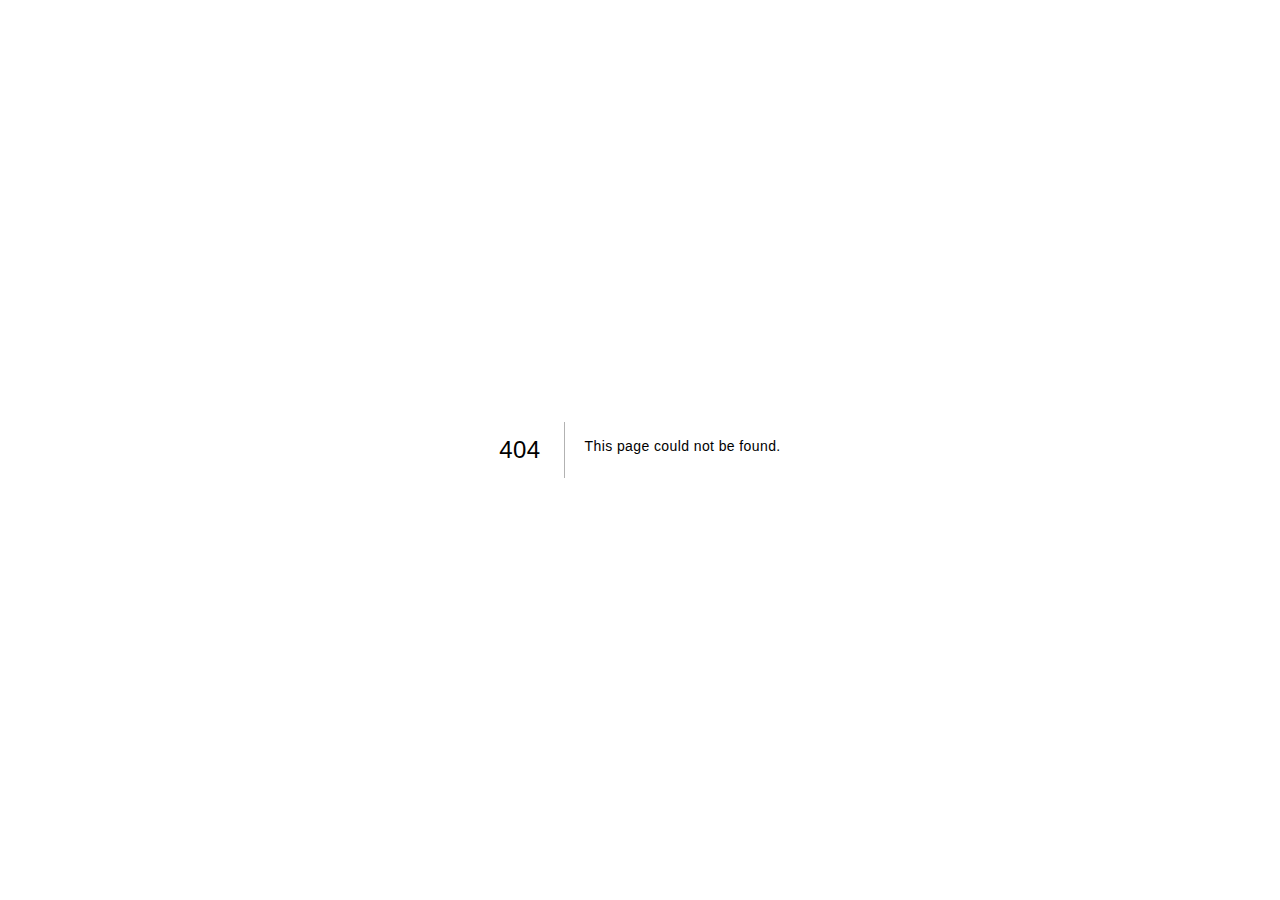
<file: elmo-layout-ui-comps/404.html/index.html>
<!DOCTYPE html><html><head><meta name="viewport" content="width=device-width"/><meta charSet="utf-8"/><title>404: This page could not be found</title><meta name="next-head-count" content="3"/><link rel="preload" href="//trifecta-rareyman.github.io/www/elmo-layout-ui-comps/_next/static/css/99e8e9a362a8745d.css" as="style"/><link rel="stylesheet" href="//trifecta-rareyman.github.io/www/elmo-layout-ui-comps/_next/static/css/99e8e9a362a8745d.css" data-n-g=""/><noscript data-n-css=""></noscript><script defer="" nomodule="" src="//trifecta-rareyman.github.io/www/elmo-layout-ui-comps/_next/static/chunks/polyfills-5cd94c89d3acac5f.js"></script><script src="//trifecta-rareyman.github.io/www/elmo-layout-ui-comps/_next/static/chunks/webpack-34b4f727c4803d04.js" defer=""></script><script src="//trifecta-rareyman.github.io/www/elmo-layout-ui-comps/_next/static/chunks/framework-4556c45dd113b893.js" defer=""></script><script src="//trifecta-rareyman.github.io/www/elmo-layout-ui-comps/_next/static/chunks/main-b2006d52f1b5ca7f.js" defer=""></script><script src="//trifecta-rareyman.github.io/www/elmo-layout-ui-comps/_next/static/chunks/pages/_app-69da446bea935969.js" defer=""></script><script src="//trifecta-rareyman.github.io/www/elmo-layout-ui-comps/_next/static/chunks/pages/_error-0a004b8b8498208d.js" defer=""></script><script src="//trifecta-rareyman.github.io/www/elmo-layout-ui-comps/_next/static/wwiOb5Etng0FSMp4i5xib/_buildManifest.js" defer=""></script><script src="//trifecta-rareyman.github.io/www/elmo-layout-ui-comps/_next/static/wwiOb5Etng0FSMp4i5xib/_ssgManifest.js" defer=""></script><script src="//trifecta-rareyman.github.io/www/elmo-layout-ui-comps/_next/static/wwiOb5Etng0FSMp4i5xib/_middlewareManifest.js" defer=""></script></head><body><div id="__next"><div style="font-family:-apple-system, BlinkMacSystemFont, Roboto, &quot;Segoe UI&quot;, &quot;Fira Sans&quot;, Avenir, &quot;Helvetica Neue&quot;, &quot;Lucida Grande&quot;, sans-serif;height:100vh;text-align:center;display:flex;flex-direction:column;align-items:center;justify-content:center"><div><style>
                body { margin: 0; color: #000; background: #fff; }
                .next-error-h1 {
                  border-right: 1px solid rgba(0, 0, 0, .3);
                }
                @media (prefers-color-scheme: dark) {
                  body { color: #fff; background: #000; }
                  .next-error-h1 {
                    border-right: 1px solid rgba(255, 255, 255, .3);
                  }
                }</style><h1 class="next-error-h1" style="display:inline-block;margin:0;margin-right:20px;padding:10px 23px 10px 0;font-size:24px;font-weight:500;vertical-align:top">404</h1><div style="display:inline-block;text-align:left;line-height:49px;height:49px;vertical-align:middle"><h2 style="font-size:14px;font-weight:normal;line-height:inherit;margin:0;padding:0">This page could not be found<!-- -->.</h2></div></div></div></div><script id="__NEXT_DATA__" type="application/json">{"props":{"pageProps":{"statusCode":404}},"page":"/_error","query":{},"buildId":"wwiOb5Etng0FSMp4i5xib","assetPrefix":"//trifecta-rareyman.github.io/www/elmo-layout-ui-comps","nextExport":true,"isFallback":false,"gip":true,"scriptLoader":[]}</script></body></html>
</file>
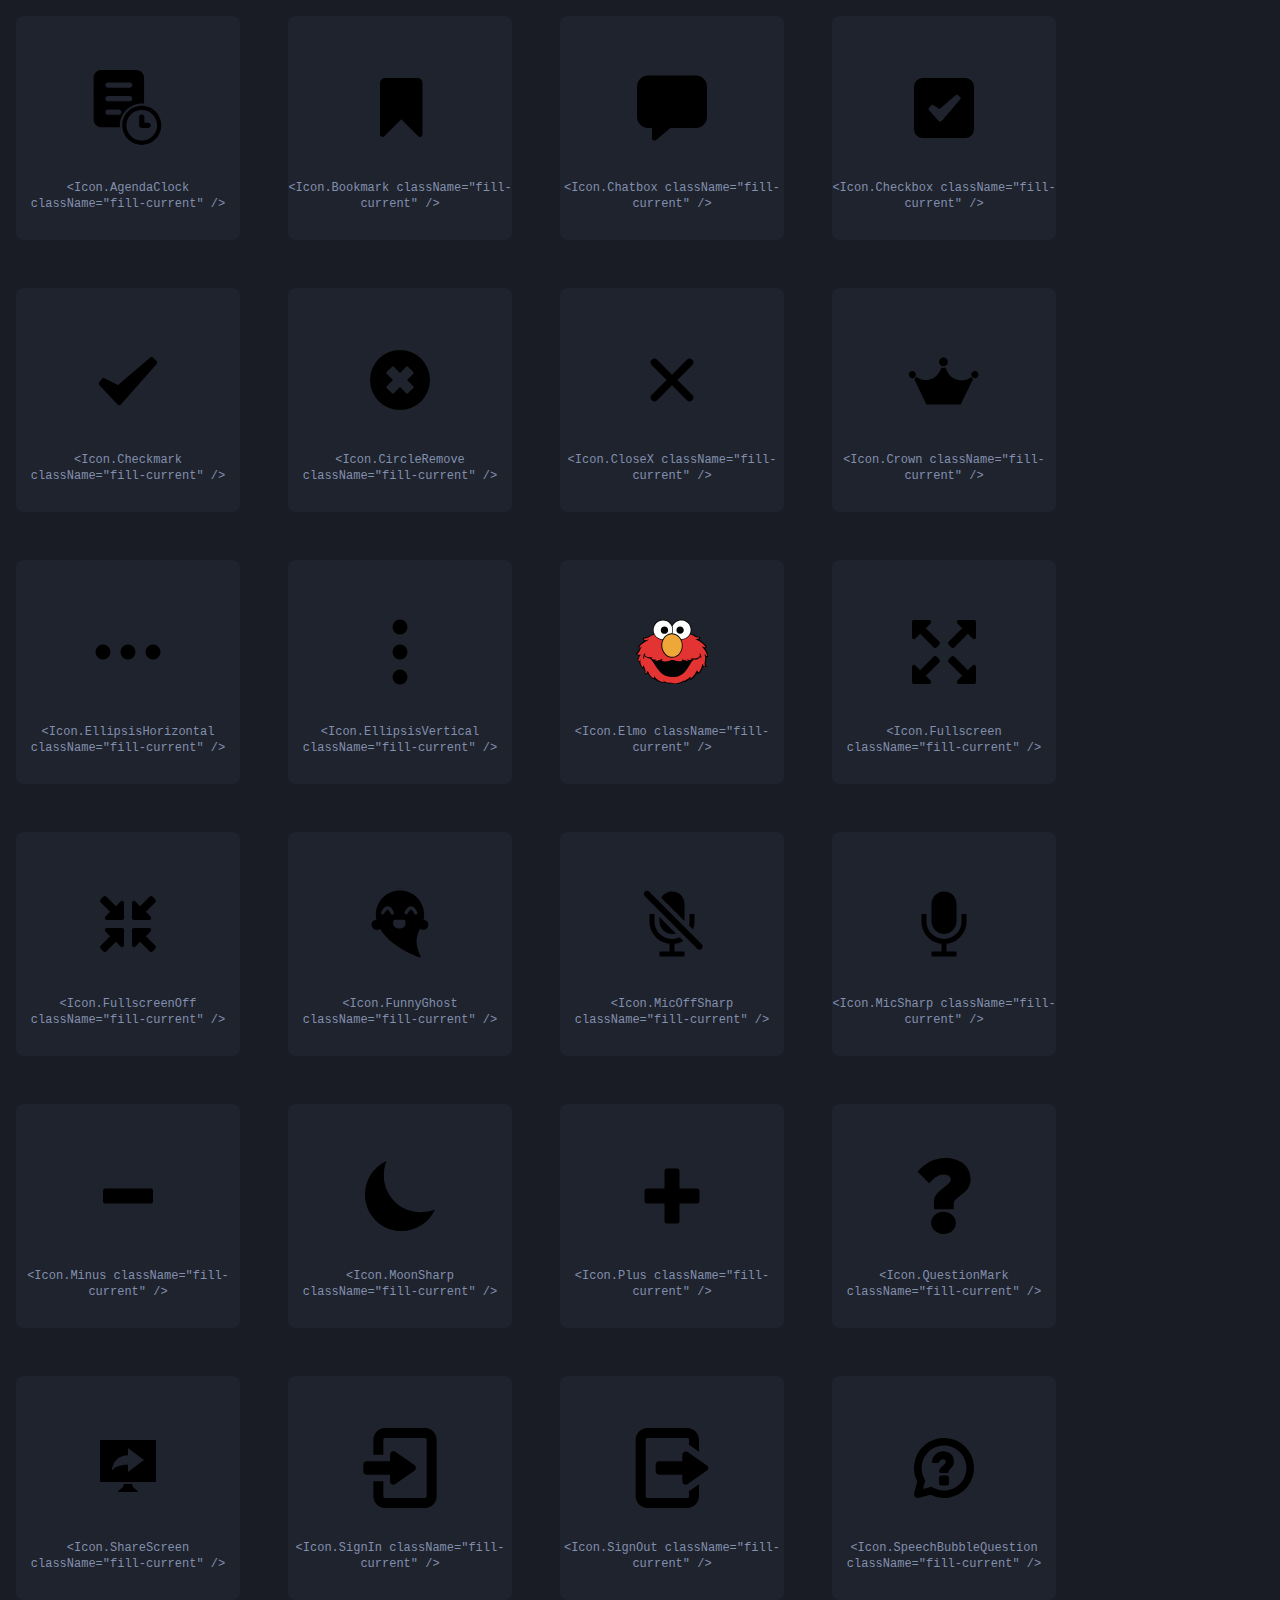
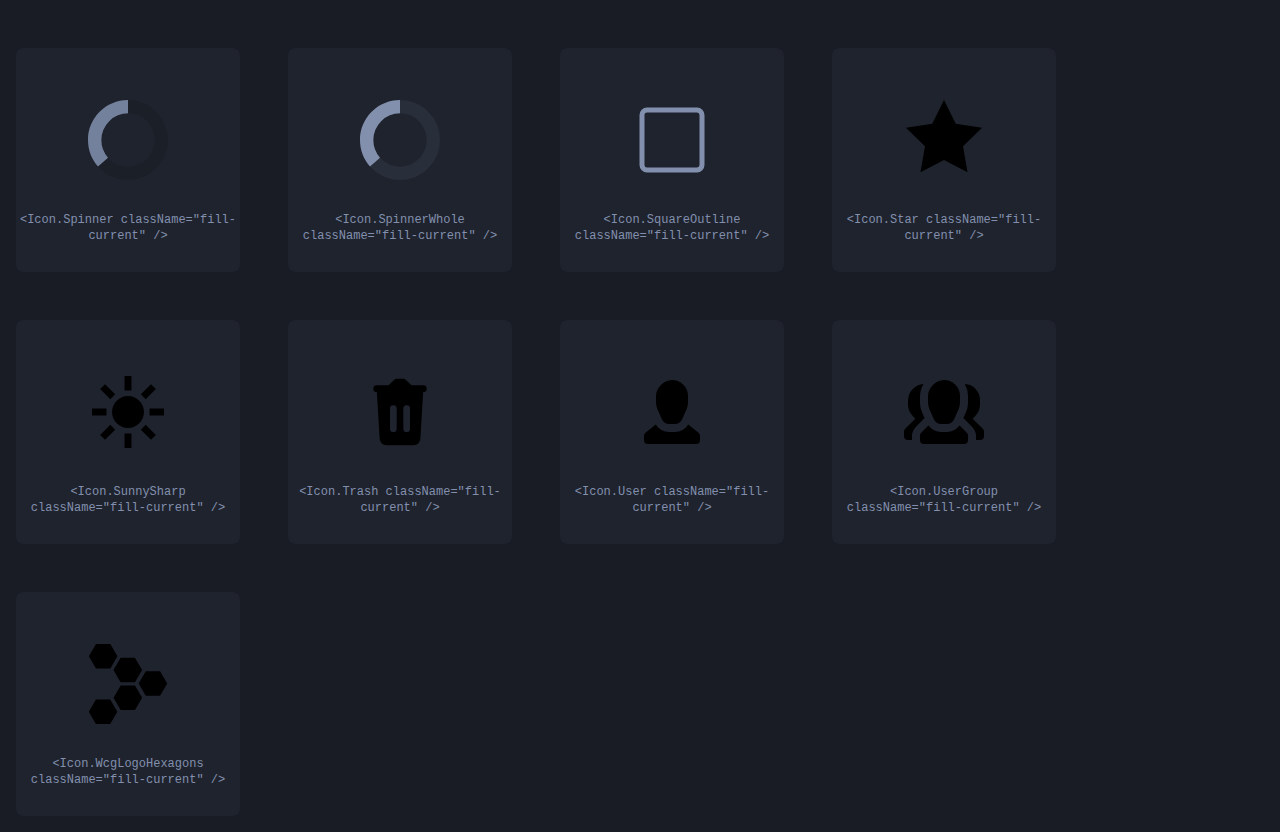
<file: elmo-layout-ui-comps/sandbox/index.html>
<!DOCTYPE html><html><head><meta name="viewport" content="width=device-width"/><meta charSet="utf-8"/><title>Boo</title><link rel="icon" href="/favicon.ico"/><meta name="next-head-count" content="4"/><link rel="preload" href="//trifecta-rareyman.github.io/www/elmo-layout-ui-comps/_next/static/css/99e8e9a362a8745d.css" as="style"/><link rel="stylesheet" href="//trifecta-rareyman.github.io/www/elmo-layout-ui-comps/_next/static/css/99e8e9a362a8745d.css" data-n-g=""/><noscript data-n-css=""></noscript><script defer="" nomodule="" src="//trifecta-rareyman.github.io/www/elmo-layout-ui-comps/_next/static/chunks/polyfills-5cd94c89d3acac5f.js"></script><script src="//trifecta-rareyman.github.io/www/elmo-layout-ui-comps/_next/static/chunks/webpack-34b4f727c4803d04.js" defer=""></script><script src="//trifecta-rareyman.github.io/www/elmo-layout-ui-comps/_next/static/chunks/framework-4556c45dd113b893.js" defer=""></script><script src="//trifecta-rareyman.github.io/www/elmo-layout-ui-comps/_next/static/chunks/main-b2006d52f1b5ca7f.js" defer=""></script><script src="//trifecta-rareyman.github.io/www/elmo-layout-ui-comps/_next/static/chunks/pages/_app-69da446bea935969.js" defer=""></script><script src="//trifecta-rareyman.github.io/www/elmo-layout-ui-comps/_next/static/chunks/996-9e3c12b77542c098.js" defer=""></script><script src="//trifecta-rareyman.github.io/www/elmo-layout-ui-comps/_next/static/chunks/938-7085877ef23bc480.js" defer=""></script><script src="//trifecta-rareyman.github.io/www/elmo-layout-ui-comps/_next/static/chunks/pages/screens/sandbox-91b640761976c75f.js" defer=""></script><script src="//trifecta-rareyman.github.io/www/elmo-layout-ui-comps/_next/static/wwiOb5Etng0FSMp4i5xib/_buildManifest.js" defer=""></script><script src="//trifecta-rareyman.github.io/www/elmo-layout-ui-comps/_next/static/wwiOb5Etng0FSMp4i5xib/_ssgManifest.js" defer=""></script><script src="//trifecta-rareyman.github.io/www/elmo-layout-ui-comps/_next/static/wwiOb5Etng0FSMp4i5xib/_middlewareManifest.js" defer=""></script></head><body><div id="__next"><div class="dark"><div class="min-h-screen text-gray-900 bg-gray-50 dark:bg-slate-900 dark:text-gray-100"><div class="flex flex-wrap items-center justify-start gap-12 p-4"><div class="flex flex-col items-center justify-center w-56 h-56 rounded-lg dark:text-slate-400 dark:bg-slate-800/20"><div class="flex items-center justify-center w-32 h-32"><svg xmlns="http://www.w3.org/2000/svg" viewBox="0 0 100 100" class="w-20 h-20"><path d="M75.3 68.4h-4.8v-6.9c0-1.8-1.5-3.3-3.3-3.3s-3.3 1.5-3.3 3.3v10.2c0 1.8 1.5 3.3 3.3 3.3h8.1c1.8 0 3.3-1.5 3.3-3.3s-1.5-3.3-3.3-3.3zm-35.5 3.3c0-15.1 12.3-27.4 27.4-27.4 1 0 1.9.1 2.9.2V12.4c0-5.4-4.4-9.9-9.9-9.9H16.9C11.5 2.5 7 6.9 7 12.4v51.9c0 5.4 4.4 9.9 9.9 9.9h23c-.1-.8-.1-1.7-.1-2.5zM24.9 18.1h27.2c1.8 0 3.3 1.5 3.3 3.3 0 1.8-1.5 3.3-3.3 3.3H24.9c-1.8 0-3.3-1.5-3.3-3.3.1-1.8 1.5-3.3 3.3-3.3zm0 16.9h27.2c1.8 0 3.3 1.5 3.3 3.3 0 1.8-1.5 3.3-3.3 3.3H24.9c-1.8 0-3.3-1.5-3.3-3.3 0-1.8 1.5-3.3 3.3-3.3zm13.7 23.5H24.9c-1.8 0-3.3-1.5-3.3-3.3 0-1.8 1.5-3.3 3.3-3.3h13.6c1.8 0 3.3 1.5 3.3 3.3 0 1.8-1.4 3.3-3.2 3.3z"></path><path d="M42.8 71.7c0 13.5 10.9 24.4 24.4 24.4s24.4-10.9 24.4-24.4-10.9-24.4-24.4-24.4-24.4 10.9-24.4 24.4zm43.6 0c0 10.6-8.6 19.2-19.2 19.2S48 82.3 48 71.7s8.6-19.2 19.2-19.2 19.2 8.6 19.2 19.2z"></path></svg></div><div class="mt-2 font-mono text-xs tracking-normal text-center ">&lt;Icon.AgendaClock className=&quot;fill-current&quot; /&gt;</div></div><div class="flex flex-col items-center justify-center w-56 h-56 rounded-lg dark:text-slate-400 dark:bg-slate-800/20"><div class="flex items-center justify-center w-32 h-32"><svg xmlns="http://www.w3.org/2000/svg" viewBox="0 0 32 32" class="w-20 h-20"><path d="M25 6v20.586a1 1 0 0 1-1.707.707L16.5 20.5l-6.793 6.793A1 1 0 0 1 8 26.586V6a2 2 0 0 1 2-2h13a2 2 0 0 1 2 2Z"></path></svg></div><div class="mt-2 font-mono text-xs tracking-normal text-center ">&lt;Icon.Bookmark className=&quot;fill-current&quot; /&gt;</div></div><div class="flex flex-col items-center justify-center w-56 h-56 rounded-lg dark:text-slate-400 dark:bg-slate-800/20"><div class="flex items-center justify-center w-32 h-32"><svg xmlns="http://www.w3.org/2000/svg" viewBox="0 0 512 512" class="w-20 h-20"><path d="M144 464a16 16 0 0 1-16-16v-64h-24a72.08 72.08 0 0 1-72-72V120a72.08 72.08 0 0 1 72-72h304a72.08 72.08 0 0 1 72 72v192a72.08 72.08 0 0 1-72 72H245.74l-91.49 76.29A16.05 16.05 0 0 1 144 464Z"></path></svg></div><div class="mt-2 font-mono text-xs tracking-normal text-center ">&lt;Icon.Chatbox className=&quot;fill-current&quot; /&gt;</div></div><div class="flex flex-col items-center justify-center w-56 h-56 rounded-lg dark:text-slate-400 dark:bg-slate-800/20"><div class="flex items-center justify-center w-32 h-32"><svg xmlns="http://www.w3.org/2000/svg" viewBox="0 0 32 32" class="w-20 h-20"><path d="M24.5 4h-17A3.504 3.504 0 0 0 4 7.5v17A3.504 3.504 0 0 0 7.5 28h17a3.504 3.504 0 0 0 3.5-3.5v-17A3.504 3.504 0 0 0 24.5 4Zm-1.93 8.4-7.292 8.628a1 1 0 0 1-1.507.025l-3.89-4.312a.5.5 0 0 1 .007-.677l1.137-1.215a.5.5 0 0 1 .633-.08l2.611 1.662 6.573-5.695a.5.5 0 0 1 .671.015l1.019.964a.5.5 0 0 1 .038.686Z"></path></svg></div><div class="mt-2 font-mono text-xs tracking-normal text-center ">&lt;Icon.Checkbox className=&quot;fill-current&quot; /&gt;</div></div><div class="flex flex-col items-center justify-center w-56 h-56 rounded-lg dark:text-slate-400 dark:bg-slate-800/20"><div class="flex items-center justify-center w-32 h-32"><svg xmlns="http://www.w3.org/2000/svg" viewBox="0 0 32 32" class="w-20 h-20"><path d="M27.376 9.705 13.225 25.682a1 1 0 0 1-1.476.023l-7.152-7.573a1 1 0 0 1-.054-1.311l.952-1.19a1 1 0 0 1 1.228-.27L12 18 24.797 7.099a1 1 0 0 1 1.356.054l1.181 1.181a1 1 0 0 1 .042 1.37Z"></path></svg></div><div class="mt-2 font-mono text-xs tracking-normal text-center ">&lt;Icon.Checkmark className=&quot;fill-current&quot; /&gt;</div></div><div class="flex flex-col items-center justify-center w-56 h-56 rounded-lg dark:text-slate-400 dark:bg-slate-800/20"><div class="flex items-center justify-center w-32 h-32"><svg xmlns="http://www.w3.org/2000/svg" viewBox="0 0 32 32" class="w-20 h-20"><path d="M16 4a12 12 0 1 0 12 12A12.013 12.013 0 0 0 16 4Zm5.303 14.475a.5.5 0 0 1 0 .707l-2.121 2.121a.5.5 0 0 1-.707 0L16 18.828l-2.475 2.475a.5.5 0 0 1-.707 0l-2.121-2.121a.5.5 0 0 1 0-.707L13.172 16l-2.475-2.475a.5.5 0 0 1 0-.707l2.121-2.121a.5.5 0 0 1 .707 0L16 13.172l2.475-2.475a.5.5 0 0 1 .707 0l2.121 2.121a.5.5 0 0 1 0 .707L18.828 16Z"></path></svg></div><div class="mt-2 font-mono text-xs tracking-normal text-center ">&lt;Icon.CircleRemove className=&quot;fill-current&quot; /&gt;</div></div><div class="flex flex-col items-center justify-center w-56 h-56 rounded-lg dark:text-slate-400 dark:bg-slate-800/20"><div class="flex items-center justify-center w-32 h-32"><svg xmlns="http://www.w3.org/2000/svg" viewBox="0 0 512 512" class="w-20 h-20"><path d="m289.94 256 95-95A24 24 0 0 0 351 127l-95 95-95-95a24 24 0 0 0-34 34l95 95-95 95a24 24 0 1 0 34 34l95-95 95 95a24 24 0 0 0 34-34Z"></path></svg></div><div class="mt-2 font-mono text-xs tracking-normal text-center ">&lt;Icon.CloseX className=&quot;fill-current&quot; /&gt;</div></div><div class="flex flex-col items-center justify-center w-56 h-56 rounded-lg dark:text-slate-400 dark:bg-slate-800/20"><div class="flex items-center justify-center w-32 h-32"><svg xmlns="http://www.w3.org/2000/svg" viewBox="0 0 100 100" class="w-20 h-20"><path d="M54.801 27.301a5.5 5.5 0 1 1-10.999-.001 5.5 5.5 0 0 1 10.999.001m38.199 16c0 5.867-8.8 5.867-8.8 0s8.8-5.867 8.8 0m-78.102 0c0 5.867-8.797 5.867-8.797 0s8.797-5.867 8.797 0m71.403 5.301c-1-.398-1.898-1.2-2.5-2.102l-.8.602c-10.103 6.898-23.899 3.102-29.103-8L51.797 34.5c-.7.301-1.602.5-2.399.5-.898 0-1.699-.199-2.398-.5l-1.899 4C39.898 50 25.5 53.7 15.398 46.301c-.601 1-1.601 1.899-2.699 2.301L28 80.7h42.898z"></path></svg></div><div class="mt-2 font-mono text-xs tracking-normal text-center ">&lt;Icon.Crown className=&quot;fill-current&quot; /&gt;</div></div><div class="flex flex-col items-center justify-center w-56 h-56 rounded-lg dark:text-slate-400 dark:bg-slate-800/20"><div class="flex items-center justify-center w-32 h-32"><svg xmlns="http://www.w3.org/2000/svg" viewBox="0 0 512 512" class="w-20 h-20"><circle cx="256" cy="256" r="48"></circle><circle cx="416" cy="256" r="48"></circle><circle cx="96" cy="256" r="48"></circle></svg></div><div class="mt-2 font-mono text-xs tracking-normal text-center ">&lt;Icon.EllipsisHorizontal className=&quot;fill-current&quot; /&gt;</div></div><div class="flex flex-col items-center justify-center w-56 h-56 rounded-lg dark:text-slate-400 dark:bg-slate-800/20"><div class="flex items-center justify-center w-32 h-32"><svg xmlns="http://www.w3.org/2000/svg" viewBox="0 0 512 512" class="w-20 h-20"><circle cx="256" cy="256" r="48"></circle><circle cx="256" cy="416" r="48"></circle><circle cx="256" cy="96" r="48"></circle></svg></div><div class="mt-2 font-mono text-xs tracking-normal text-center ">&lt;Icon.EllipsisVertical className=&quot;fill-current&quot; /&gt;</div></div><div class="flex flex-col items-center justify-center w-56 h-56 rounded-lg dark:text-slate-400 dark:bg-slate-800/20"><div class="flex items-center justify-center w-32 h-32"><svg id="Elmo_svg__Layer_1" xmlns="http://www.w3.org/2000/svg" x="0" y="0" viewBox="0 0 360 360" style="enable-background:new 0 0 360 360" xml:space="preserve" class="w-20 h-20"><style>.Elmo_svg__st3{fill:#fff}</style><path id="Elmo_svg__XMLID_8_" d="M341.8 196c-.4-8-3.5-15.2-6.7-22.4-1.6-3.7-3.7-7.2-5.9-10.7.6-.1.9-.1 1.3-.1 4-.2 5.4-2 4.9-6-.3-2.2-1.4-4.1-2.2-6.1-1.7-2.3-3.4-4.5-5.1-6.8-5.3-5.4-11.3-9.8-17.6-13.9-2.8-1.5-5.5-3.2-8.3-4.6-1.7-.8-1.4-1.4-.1-2.2.4-.2.8-.6 1.1-.9 1.5-1.8 3.2-3.5 4-5.8.6-1.7.6-3.3-1-4.5-.5-.1-1.1-.1-1.6-.2h-.8c-3.2.1-6.2-.4-9.1-1.5-.6-.1-1.3-.2-1.8-.6-3.3-1-6.3-2.5-9.3-4.2-6.1-2.7-12.1-5.7-18.4-7.9-.7-.2-1.4-.4-.9-1.4.8-2.8 1.6-5.6 2.4-8.5.5-4.5.8-8.9.2-13.4-.6-4.2-1.8-8.2-3.2-12.2-1.4-2.7-2.9-5.3-4.3-8-.8-1.1-1.7-2.2-2.5-3.4-5.8-6.6-12.8-11.3-21-14.2-1.2-.3-2.4-.7-3.6-1-1.1-.2-2.3-.4-3.4-.6-2.4-.2-4.7-.4-7.1-.6-1.1.1-2.2.1-3.4.2-2.4.4-4.8.7-7.2 1.1-1 .5-2.2.8-3.3 1-3 1.3-5.9 2.6-8.9 4-1 .5-1.7 1.6-3 1.5h-.1c.1.3 0 .5-.3.7-6.5 4.6-11.5 10.5-15 18-2.6-5.6-6.1-10.1-10.2-14.2-2.7-2.3-5.6-4.3-8.5-6.3-.5-.2-.9-.3-1.3-.6-9-4.7-18.6-6.2-28.6-4.5-8.9 1.5-16.6 5.4-23.4 11.4-2.6 2.6-5 5.5-7.1 8.4-2.6 4.4-4.6 9-6 13.9-.6 3.5-1.2 7-1.3 10.5.1 5.6.9 11.1 3 16.3.8 2 .3 2.8-1.7 3.2-1 .4-1.9.9-2.9 1.3-7 3.4-13.9 6.8-20.4 11.1-2.3 1.5-4.8 2.2-7.4 2.6-4.6.7-9.2.7-13.8 1.1-1.6.2-2.3.8-2.3 2.3 0 .6 0 1.1-.1 1.7.4 3.4 2 6.3 4.4 8.7 1.1.7 2.3 1.3 3.6 2.1-6.4 3.7-12.1 8.1-17.6 12.8-2.1 2.4-4.2 4.7-6.3 7.1l-1.5 2.1c-.4.7-.8 1.4-1.3 2.1-.3.6-.6 1.3-.8 1.9-2.1 5.3-.5 7.8 5.2 7.8.1 0 .2.1.4.2-2 1.9-3.1 4.3-4.1 6.7-.8 1.8-1.3 3.7-2.8 5-1.3 3-3.9 4.8-6.4 6.6-1.3.9-2.7 1.7-3.4 3.3 0 2.7 1.6 4.5 3.7 6 1.3.9 2.7 1.8 4 2.7 1.8.6 3.5 1.6 5.5 2 1 .2 1 .6.5 1.4-2 3.7-3.6 7.5-5 11.4-.5 1.9-.9 3.7-1.4 5.6-.7 2.3-.4 4.6-.2 6.9.2 2.6 1.5 3.5 4 3.5 1.3 0 2.8-1.2 3.6-.3.7.8.3 2.5.4 3.8v.8c.3 1.3.6 2.7.8 4 1.2 3.7 3 7 5.2 10.1 1.8 2.5 3.7 5 5.5 7.6.5.6 1.1 1.2 1.6 1.9 1.7 2.2 2.1 2.3 4.1.3.5-1 1.1-2 1.7-3.1 2.2 3.4 3.5 7 4.4 10.7.6 2.3 1.6 4.7 1 7.2.1 2.4-.6 4.6-1.3 6.8-.4 1.2-.6 2.4-.4 3.7 1.4 2 3.4 2.6 5.7 2.3 3.3-.4 6.2-1.7 8.8-3.7.7-.6 1.1-.8 1.7.2 1.7 3 3.5 5.8 5.3 8.8.6.5.9 1.1 1.3 1.7 4.9 6.3 10.8 11.3 18.3 14.2 1.6.5 3.3.9 4.9 1.3 1.7 0 3.2.1 4.2 1.8 1.6 1.1 3.1 2.2 4.7 3.3 9.1 5.2 18.6 9.4 29.1 11.3l4.2.3c1.7-.2 3.4-.4 5-.5 1.9-1.4 3.6-1.4 5.6-.1 1.8 1.2 4.1 1.7 6.2 2.3.8.2 1.6.3 2.5.5 3.4.4 6.7.3 10-.5.8-.3 1.6-.6 2.3-.9 1.2-1.2 1.8.3 2.8.5 8.7 3.6 17.7 4 26.9 2.6 9-1.3 17.7-3.7 24.7-10.1.4-.4.7-.5 1.2-.1 1.5 1.2 3.3 1 5 .9 4.4-.4 8.3-2.4 12.1-4.4 2.8-2 5.5-4 8.1-6.2.6-.5.8-1.9 2.1-1.2 2.3 1.7 4.9 1.9 7.6 1.5 1.5-.7 3.1-1.4 4.6-2.1 1.1-.8 2.2-1.7 3.4-2.5 7.7-7.4 13.8-16 18.8-25.6 1.1 2 2.3 3.7 4.4 4.6 3.4.3 5.6-1.8 7.7-4 .6-.6 1.2-1.3 1.9-2 3.3-4.5 6-9.4 8.6-14.3.9-2 1.7-3.9 2.6-5.9 0-.1 0-.3.1-.4.5-1.5.6-3.7 1.7-4.3 1-.7 3 .1 4.6.3h1.2c1.2-.1 2.4-.3 3.7-.4 1.7-.5 3.4-.8 5-1.4 2.5-.8 2.5-1.2 1.4-3.4-2.9-5.4-4.5-10.9-3-17.1.6-2.6.9-5.2 1.3-7.9.9-5.3 1.4-10.6 1.1-16.2.8.3 1.4.5 2 .7.6.2 1.2.5 1.8.6 2.2.6 3.2-.1 3.5-2.3-.6-1.4-.5-3-.6-4.6z" style="fill:#040303"></path><path d="M168.4 316.7c.4 1 1.5 1.1 1.7 2.2-2.7.5-5.4 0-8-.5-5.1-.8-9.5-3.3-14-5.6-1.6-.8-3.3-1.6-4.9-2.4-1-.4-2-.9-3.3-.5 1 2 3 2.8 4.5 4 .5.4 1.6.6 1.4 1.3-.3.9-1.4.5-2.1.4-7.7-.3-14.7-2.7-21.4-6.3-6.6-3.6-12.8-7.8-17.4-14.1-1.1-1.5-2-3.2-3.1-4.8-.4-.6-.7-1.5-1.5-1.3-.8.2-.7 1.2-.8 1.8-.2 1.6-.4 3.2.2 4.8.5 1.4.2 1.9-1.4 1.5-6.5-1.5-11.2-5.5-15.2-10.6-4-5-6.4-10.8-9.2-16.5-.6-1.3-1.2-2.5-2.2-3.6-.8-.9-1.3-1-1.9.3-1.3 2.9-2.8 5.7-5 8-1.1 1.1-2.4 2-4 2-1.2 0-2-.6-1.4-1.8 3.8-7.8.8-14.9-1.8-22.1-1.3-3.7-3.3-7.1-5.3-10.5-.4-.7-.9-1.6-1.9-1.3-.9.2-.5 1.2-.6 1.8-.3 1.9-.6 3.9-1.2 5.8-.1.4-.3.9-.6 1-.6.2-.7-.5-1-.8-7.1-9.8-10.5-20.7-9.4-32.8.1-.9.1-1.8.1-2.7 0-.1-.1-.1-.2-.4-1.6 1.4-1.9 3.2-2.3 5-.4 1.9-4 4.2-5.9 3.6-1.1-.3-1-1.2-1-2 .4-6 2.4-11.5 4.9-16.8 2-4.1 4.6-7.9 7.7-11.7-3.4.7-6.5 1.4-9.6 1.3-2.2-.1-4-1-5.6-2.5-1.3-1.2-1.4-2.4-.1-3.6 1.1-1 2.2-2.1 3.4-3.1 3.5-2.9 5.7-6.6 7-11 1.7-5.5 4.2-10.5 8.1-14.8.5-.6 1.2-1.2 1.4-2-.9-.5-1.4.1-1.9.5-1.6 1.1-3.2 2.3-4.8 3.5-.6.4-1.3.9-2 1.2-1 .4-2.2.7-3-.1-.8-.7-.1-1.7.2-2.6 1.8-5.1 5.4-9 9.4-12.5 8.5-7.4 18.2-12.9 27.9-18.4 1.1-.6 2.2-1.2 3.2-2.2-1.2-.8-2.5-.6-3.7-.2-1.7.6-3.4 1.2-5.1 1.9-4 1.6-9.5-.2-11.6-3.9-.9-1.7-.4-2.7 1.5-2.8 7.6-.3 14.5-2.4 20.9-6.7 6.6-4.4 13.9-7.6 21.2-10.6 1.2-.5 1.9-.4 2.7.9 7.4 12 18.1 19.3 32.1 21.4 4.3.7 4.2.6 2.9 4.8-7 22.8-3.5 43.7 12.9 61.4 10.7 11.5 24.2 16.5 39.8 13.8 15-2.6 25.8-11.5 32.8-24.7 9-16.9 9.5-34.4 2.4-52.2-.7-1.8-.6-2.3 1.5-2.5 16.1-1.2 28-9 36.1-22.8.7-1.2 1.3-1.5 2.7-1 6.2 2.1 11.9 5.2 17.7 8.3 2.6 1.4 5.2 2.8 8 3.8 2.6.9 5.3 1.3 8.1.7 1.5-.3 3.4-.7 4.1 1.1.7 1.8-1.1 2.7-2.3 3.5-3.6 2.3-7.6 3.1-11.8 3.3-.8 0-1.7-.2-2.6.4.6.9 1.7 1 2.5 1.3 16.4 6.7 30.3 16.7 41.6 30.2.1.2.3.3.4.5.6 1.1 2 2.1 1.3 3.3-.8 1.4-2.5.9-3.9.8-3.2-.4-6-1.8-8.7-3.5-.5-.3-1-1-1.7-.4-.5.5-.3 1.2 0 1.8 1 2.6 2.7 4.8 4.5 6.8 5.8 6.5 10.7 13.5 14.1 21.6 1.5 3.6 2.6 7.4 3.4 11.3.1.6.5 1.5-.2 1.9-.7.5-1.5.2-2.2-.2-1.9-1.1-3.2-2.7-4.4-4.5-1.4-2.1-2.6-2.9-5.3-3.6.4 1.2.8 2.3 1.2 3.4 2.5 6.9 2.4 14 1.5 21.2-.8 6.6-2.8 13-2.4 19.8.2 3 .6 5.9 2.1 8.5.8 1.3.1 1.5-1 1.6-3.7.3-6.6-2.2-7-5.8 0-.4-.1-.8-.2-1.2-.4-1.5-1-3.2-2.6-3.2-1.4 0-1.5 1.9-1.7 3.1-1.5 9.1-5.1 17.5-9.8 25.3-1.9 3.1-4 6.1-7.1 8.3-1.7 1.2-2.4.9-3-1.1-.4-1.3-.4-2.6-.5-3.9-.1-1.3-.7-2.4-1.9-2.8-1.3-.5-1.8.8-2.4 1.6-2.9 3.7-4.3 8.3-6.7 12.4-4.9 8.1-10.6 15.4-18.7 20.5-.4.3-.8.5-1.3.7-.9.4-2 .8-2.8.1-.6-.6.4-1.4.6-2 .4-1.1.9-2.2.7-3.5-.2-1.5-1.1-2-2.3-1-.8.6-1.4 1.4-2 2.1-6.3 7.6-14.7 12.2-23.7 15.9-.8.3-1.5.5-1.3-.7.3-1.7-.4-1.2-1.3-.7-4.7 2.8-9.4 5.6-14.4 7.8-13.4 5.8-27 6.3-40.9 2.2-2.1-.6-4.3-1.2-6.5-1.7-.6-.4-1.4-.7-2.4-.2zm-66.2-99.4c1.6-.5 2.8-.8 3.9-1.3.7-.3 1.6-.6 1.4-1.6-.2-1.1-1.1-1.1-2-1.1-2.5 0-5.1.1-7.6 0-3.3-.2-6.5-.9-9.3-2.9-.7-.5-1.7-.9-1.6-1.8.1-.8 1.3-.5 2-.8.2-.1.4-.1.6-.2.9-.5 2.3-.7 2.2-1.9-.1-1.3-1.6-1.4-2.7-1.5-1.7-.1-3.5-.3-5.2-.3-8.2.1-16.1-1.2-22.9-6.3-3.3-2.5-3.4-2.5-1.8-6.4.2-.6.5-1.2.6-1.8.3-1.5-.4-2.3-1.8-2.5-1.8-.3-3.6.8-4.4 2.8-1.8 4.7-2.8 9.5-2.9 14.6-.1 2.1.3 4.2.9 6.2.1.4.2 1.1.8 1.1.8 0 .7-.7.8-1.2.1-.5.2-1.1.3-1.6.5-2.5.9-5.1 1.7-7.6.6-1.6 1.1-2.1 2.7-.8 3.5 3 7.6 5 12 6.3 3.2.9 6.3 1.8 9.5 2.6 1.6.4 2.9 1.3 4 2.5 7 7.3 12.6 15.8 18.1 24.2 7.4 11.4 14.8 22.9 24.1 32.9 7.9 8.5 17.1 15.1 28 19.2 12.5 4.7 25.5 5.8 38.7 4.2 18.9-2.3 34.8-10.3 47.2-24.9 7.9-9.3 14.2-19.7 20.6-30 4.9-7.8 9.9-15.5 16.6-22 .9-.9 1.8-1.3 3.2-1.2 11.6 1.1 20.7-3.1 26.9-13.2.2-.4.4-1.1 1-1 .7.1.6.8.7 1.4.1 2.3.3 4.6.4 6.9 0 .5 0 1.1.6 1.2.7.1.7-.5.9-.9.2-.4.4-.9.6-1.4 2-6.6.2-12.6-3.2-18.2-.7-1.1-1.8-1.7-3.2-1.6-1.6.1-2 .8-1.2 2.2.9 1.6 1.9 3.1 2.7 4.8.5 1.1.4 2-.3 2.9-5.3 7.8-12.7 11.8-22.1 12.4-6.4.4-12.5-.9-18.6-2.6-.7-.2-1.4-.5-2.2.1 2.1 1.7 4.3 3 6.6 3.9 1.2.5 1.2.9.3 1.7-2.7 2.2-5.8 3.1-9.2 3.2-4.4.1-8.6-1-12.8-2.3-.8-.2-1.6-.8-2.8-.2 2.6 2 5.6 2.7 8.2 4.3-1.9 1.6-4 1.8-6.1 1.7-6.6-.2-12.5-2.9-18.5-5.3-1-.4-2.3-1.5-3.2-.2-.9 1.4.3 2.4 1.4 3.3.1.1 0 .2.1.5-4.8 2.4-9.8 3.9-15.2 4-6.6.1-12.8-1.6-18.9-3.8-6.9-2.5-13.7-2.3-20.6-.1-8.5 2.7-17.2 4.6-26.2 4.3-4-.1-8-.7-11.6-2.5-2-1-2-1.8-.4-3.3.9-.9 1.9-1.7 2.5-2.8.2-.4.6-.9.3-1.4-.4-.6-1-.4-1.5-.2-2.5.8-5.1 1.6-7.6 2.5-4.9 1.7-9.7 3.8-14.8 4.7-3.5.4-7.1.4-10.7-1.9z" style="fill:#e33332"></path><path id="Elmo_svg__XMLID_5_" d="M224.5 148.4c-.1 16.4-3.9 28.6-13 39-15.6 17.8-41.7 18.9-58.8 2.4-21.2-20.5-22.3-55.3-2.4-77 15.3-16.8 41.4-17.1 58.1-.7 10.9 10.7 15.9 23.9 16.1 36.3z" style="fill:#eda837"></path><path class="Elmo_svg__st3" d="M97.4 80.4c0-23.5 19-42.6 42.1-42.3 21 .2 38.5 15.2 41.7 35.9 1.1 7 .1 13.8-2.1 20.5-.3.9-.8 1.5-1.9 1.6-17.2 1.2-29.2 10.3-37.5 24.8-.8 1.4-1.7 1.6-3.1 1.5-18.8-.8-36.1-16.5-38.7-35.2-.4-2.3-.6-4.6-.5-6.8zm48.7 18c9.2 0 16.6-7.3 16.6-16.5.1-9.1-7.2-16.7-16.1-16.8-9.8-.1-17.2 6.9-17.2 16.5-.1 9.4 7.2 16.7 16.7 16.8zM264 80.3c.2 21.9-17.3 40.6-39.1 42.2-2.9.2-4.3-.6-5.7-3-7.2-11.6-17.2-19.5-30.7-22.6-1.6-.4-3.3-.5-5-.7-1.2-.1-1.5-.5-1.1-1.8 3-9.1 3.1-18.3.2-27.5-.3-1-.2-1.9.2-2.8 7.1-17.2 24.9-27.8 43.3-25.7 21.9 2.4 37.8 20 37.9 41.9zm-30.9 1.1c0-9.3-7.6-16.8-16.7-16.7-9.3.1-16.6 7.5-16.6 16.8s7.4 16.7 16.7 16.7c9.2 0 16.6-7.5 16.6-16.8z"></path></svg></div><div class="mt-2 font-mono text-xs tracking-normal text-center ">&lt;Icon.Elmo className=&quot;fill-current&quot; /&gt;</div></div><div class="flex flex-col items-center justify-center w-56 h-56 rounded-lg dark:text-slate-400 dark:bg-slate-800/20"><div class="flex items-center justify-center w-32 h-32"><svg xmlns="http://www.w3.org/2000/svg" viewBox="0 0 20 20" class="w-20 h-20"><path d="M8.853 7.44a.5.5 0 0 1 0 .706l-.706.707a.5.5 0 0 1-.708 0L4.043 5.457l-1.19 1.19A.5.5 0 0 1 2 6.292V2.5a.5.5 0 0 1 .5-.5h3.793a.5.5 0 0 1 .353.854L5.457 4.043Zm8.293 5.914-1.189 1.189-3.396-3.396a.5.5 0 0 0-.708 0l-.706.707a.5.5 0 0 0 0 .707l3.396 3.396-1.19 1.19a.5.5 0 0 0 .354.853H17.5a.5.5 0 0 0 .5-.5v-3.793a.5.5 0 0 0-.854-.353ZM17.5 2h-3.793a.5.5 0 0 0-.353.854l1.189 1.189-3.396 3.396a.5.5 0 0 0 0 .707l.706.707a.5.5 0 0 0 .708 0l3.396-3.396 1.19 1.19A.5.5 0 0 0 18 6.292V2.5a.5.5 0 0 0-.5-.5Zm-9.353 9.146a.5.5 0 0 0-.708 0l-3.396 3.397-1.19-1.19a.5.5 0 0 0-.853.354V17.5a.5.5 0 0 0 .5.5h3.793a.5.5 0 0 0 .353-.854l-1.189-1.189 3.396-3.396a.5.5 0 0 0 0-.707Z"></path></svg></div><div class="mt-2 font-mono text-xs tracking-normal text-center ">&lt;Icon.Fullscreen className=&quot;fill-current&quot; /&gt;</div></div><div class="flex flex-col items-center justify-center w-56 h-56 rounded-lg dark:text-slate-400 dark:bg-slate-800/20"><div class="flex items-center justify-center w-32 h-32"><svg xmlns="http://www.w3.org/2000/svg" viewBox="0 0 20 20" class="w-20 h-20"><path d="M9 4.707V8.5a.5.5 0 0 1-.5.5H4.707a.5.5 0 0 1-.353-.854l1.189-1.189-2.396-2.396a.5.5 0 0 1 0-.707l.706-.707a.5.5 0 0 1 .708 0l2.396 2.396 1.19-1.19A.5.5 0 0 1 9 4.708ZM11.5 9h3.793a.5.5 0 0 0 .353-.854l-1.189-1.189 2.396-2.396a.5.5 0 0 0 0-.707l-.706-.707a.5.5 0 0 0-.708 0l-2.396 2.396-1.19-1.19a.5.5 0 0 0-.853.354V8.5a.5.5 0 0 0 .5.5Zm2.957 4.043 1.19-1.19a.5.5 0 0 0-.354-.853H11.5a.5.5 0 0 0-.5.5v3.793a.5.5 0 0 0 .854.354l1.189-1.19 2.396 2.396a.5.5 0 0 0 .708 0l.706-.707a.5.5 0 0 0 0-.707ZM8.5 11H4.707a.5.5 0 0 0-.353.854l1.189 1.189-2.396 2.396a.5.5 0 0 0 0 .707l.706.707a.5.5 0 0 0 .708 0l2.396-2.396 1.19 1.19A.5.5 0 0 0 9 15.292V11.5a.5.5 0 0 0-.5-.5Z"></path></svg></div><div class="mt-2 font-mono text-xs tracking-normal text-center ">&lt;Icon.FullscreenOff className=&quot;fill-current&quot; /&gt;</div></div><div class="flex flex-col items-center justify-center w-56 h-56 rounded-lg dark:text-slate-400 dark:bg-slate-800/20"><div class="flex items-center justify-center w-32 h-32"><svg viewBox="0 0 100 100" xmlns="http://www.w3.org/2000/svg" class="w-20 h-20"><path d="M50 8c16.699 0 30.199 13.5 30.199 30.199 0 2.3-.3 4.5-.7 6.398 3.302.2 6 3 6 6.399 0 3.5-2.898 6.398-6.398 6.398-1.5 0-2.898-.5-4-1.398-4 8.398-7.699 16.699 1.399 36C59.3 87.1 35.5 73.398 25 55.8a6.266 6.266 0 0 1-4.2 1.601c-3.5 0-6.398-2.898-6.398-6.398 0-3.398 2.7-6.2 6.102-6.398-.5-2.102-.7-4.2-.7-6.399C19.802 21.5 33.302 8 50 8zm-6.602 36.699a1.895 1.895 0 0 0-1.898 1.898v2.801c0 8.5 15.398 8.5 15.398 0v-2.8A1.895 1.895 0 0 0 55 44.698zm16.102-7.8c1.899-3.102 3.399-4.7 4.5-4.602 1.102 0 2.2 1.601 3.602 4.699 1.102 2.601 5.102 1 4-1.7-2-4.8-4.5-7.3-7.398-7.398-2.801-.101-5.602 2.102-8.301 6.7-1.504 2.601 2.199 4.8 3.598 2.3zm-29.3 0c1.898-3.102 3.398-4.7 4.5-4.602 1.101 0 2.199 1.601 3.601 4.699 1.102 2.601 5.102 1 4-1.7-2-4.8-4.5-7.3-7.398-7.398-2.801-.101-5.602 2.102-8.301 6.7-1.5 2.601 2.199 4.8 3.597 2.3z" fill-rule="evenodd"></path></svg></div><div class="mt-2 font-mono text-xs tracking-normal text-center ">&lt;Icon.FunnyGhost className=&quot;fill-current&quot; /&gt;</div></div><div class="flex flex-col items-center justify-center w-56 h-56 rounded-lg dark:text-slate-400 dark:bg-slate-800/20"><div class="flex items-center justify-center w-32 h-32"><svg xmlns="http://www.w3.org/2000/svg" viewBox="0 0 512 512" class="w-20 h-20"><path d="M368 192v48c0 8.6-1 17.1-2.9 25.5l25.6 25.5c6.2-16.3 9.4-33.6 9.4-51v-48H368zm-96 240v-48.9c20-2.2 39.3-8.6 56.6-18.8L305 340.6c-55.7 27-122.8 3.7-149.8-52-7.3-15.2-11.2-31.8-11.2-48.6v-48h-32v48c0 74 56.1 135.1 128 143.1V432h-64v32h160v-32h-64zm64-195.6V128c0-44.9-35.1-80-80-80-28.4-.1-54.6 14.9-69 39.3"></path><path d="M176 211.6V239c0 21.3 8.4 41.8 23.4 56.9 20.9 21.7 52.4 29.6 81 20.2L176 211.6zM432 420c-5.1 0-10.2-2-14.1-5.9l-336-336c-7.8-7.8-7.8-20.5 0-28.3s20.5-7.8 28.3 0l336 336c7.8 7.8 7.8 20.5 0 28.3-4 3.9-9.1 5.9-14.2 5.9z"></path></svg></div><div class="mt-2 font-mono text-xs tracking-normal text-center ">&lt;Icon.MicOffSharp className=&quot;fill-current&quot; /&gt;</div></div><div class="flex flex-col items-center justify-center w-56 h-56 rounded-lg dark:text-slate-400 dark:bg-slate-800/20"><div class="flex items-center justify-center w-32 h-32"><svg xmlns="http://www.w3.org/2000/svg" viewBox="0 0 512 512" class="w-20 h-20"><path d="M368 192v48c0 29.8-11.7 57.9-32.9 79.1-21.2 21.2-49.3 32.9-79.1 32.9-29.8 0-57.9-11.7-79.1-32.9-21.2-21.2-32.9-49.3-32.9-79.1v-48h-32v48c0 74 56.1 135.1 128 143.1V432h-64v32h160v-32h-64v-48.9c71.9-8 128-69.1 128-143.1v-48h-32z"></path><path d="M256 320c44.1 0 80-36.3 80-81V128c0-44.9-35.1-80-80-80h-.6c-44 .2-79.6 36-79.4 80v111c0 21.3 8.4 41.8 23.5 56.9 14.8 15.4 35.2 24.1 56.5 24.1z"></path></svg></div><div class="mt-2 font-mono text-xs tracking-normal text-center ">&lt;Icon.MicSharp className=&quot;fill-current&quot; /&gt;</div></div><div class="flex flex-col items-center justify-center w-56 h-56 rounded-lg dark:text-slate-400 dark:bg-slate-800/20"><div class="flex items-center justify-center w-32 h-32"><svg xmlns="http://www.w3.org/2000/svg" viewBox="0 0 32 32" class="w-20 h-20"><path d="M26 14v4a1 1 0 0 1-1 1H7a1 1 0 0 1-1-1v-4a1 1 0 0 1 1-1h18a1 1 0 0 1 1 1z"></path></svg></div><div class="mt-2 font-mono text-xs tracking-normal text-center ">&lt;Icon.Minus className=&quot;fill-current&quot; /&gt;</div></div><div class="flex flex-col items-center justify-center w-56 h-56 rounded-lg dark:text-slate-400 dark:bg-slate-800/20"><div class="flex items-center justify-center w-32 h-32"><svg xmlns="http://www.w3.org/2000/svg" viewBox="0 0 512 512" class="w-20 h-20"><path d="M152.62 126.77c0-33 4.85-66.35 17.23-94.77C87.54 67.83 32 151.89 32 247.38 32 375.85 136.15 480 264.62 480c95.49 0 179.55-55.54 215.38-137.85-28.42 12.38-61.8 17.23-94.77 17.23-128.47 0-232.61-104.14-232.61-232.61Z"></path></svg></div><div class="mt-2 font-mono text-xs tracking-normal text-center ">&lt;Icon.MoonSharp className=&quot;fill-current&quot; /&gt;</div></div><div class="flex flex-col items-center justify-center w-56 h-56 rounded-lg dark:text-slate-400 dark:bg-slate-800/20"><div class="flex items-center justify-center w-32 h-32"><svg xmlns="http://www.w3.org/2000/svg" viewBox="0 0 32 32" class="w-20 h-20"><path d="M27 14v4a1 1 0 0 1-1 1h-7v7a1 1 0 0 1-1 1h-4a1 1 0 0 1-1-1v-7H6a1 1 0 0 1-1-1v-4a1 1 0 0 1 1-1h7V6a1 1 0 0 1 1-1h4a1 1 0 0 1 1 1v7h7a1 1 0 0 1 1 1z"></path></svg></div><div class="mt-2 font-mono text-xs tracking-normal text-center ">&lt;Icon.Plus className=&quot;fill-current&quot; /&gt;</div></div><div class="flex flex-col items-center justify-center w-56 h-56 rounded-lg dark:text-slate-400 dark:bg-slate-800/20"><div class="flex items-center justify-center w-32 h-32"><svg xmlns="http://www.w3.org/2000/svg" viewBox="0 0 512 512" class="w-20 h-20"><path d="M87.3 100.4c24-27.6 50.9-49.1 80.8-64.5S230 12.8 264 12.8c22.6 0 43.8 2.9 63.5 8.8 19.7 5.9 36.8 14.7 51.3 26.5s25.9 26.3 34.3 43.5 12.6 37.4 12.6 60.5c0 14.9-2.7 28-8.2 39.1-5.4 11.1-12.1 21.2-20 30.2-7.9 9.1-16.5 17.1-25.8 24.1s-17.9 13.6-25.8 19.7c-7.9 6.1-14.6 12.2-20 18.3s-8.2 12.6-8.2 19.4v37.4H192l-.7-54.3c0-10.4 2.7-20.2 8.2-29.2 5.4-9.1 12.1-17.5 20-25.5 7.9-7.9 16.5-15.4 25.8-22.4s17.9-13.8 25.8-20.4c7.9-6.6 14.6-12.9 20-19s8.2-12.3 8.2-18.7c0-6.3-1.5-11.5-4.4-15.6-2.9-4.1-6.8-7.4-11.5-9.9-4.8-2.5-10.2-4.2-16.3-5.1-6.1-.9-12.1-1.4-18-1.4-7.2 0-14.8 1.6-22.8 4.8-7.9 3.2-15.9 7.5-23.8 12.9s-15.4 11.4-22.4 18c-7 6.6-13.5 13.2-19.4 20l-73.4-74.1zm86.3 328.8c0-8.6 1.7-17.2 5.1-25.8 3.4-8.6 8.5-16.3 15.3-23.1 6.8-6.8 14.9-12.3 24.5-16.6 9.5-4.3 20.4-6.5 32.6-6.5s23.2 1.9 32.9 5.8 18.2 9.1 25.5 15.6c7.2 6.6 12.8 14.3 16.6 23.1 3.8 8.8 5.8 18 5.8 27.5 0 19-7.2 35.4-21.7 49.3-14.5 13.8-34.2 20.7-59.1 20.7-10.9 0-21.1-2-30.6-6.1s-17.8-9.3-24.8-15.6c-7-6.3-12.5-13.7-16.3-22.1s-5.8-17.1-5.8-26.2z" style="fill-rule:evenodd;clip-rule:evenodd"></path></svg></div><div class="mt-2 font-mono text-xs tracking-normal text-center ">&lt;Icon.QuestionMark className=&quot;fill-current&quot; /&gt;</div></div><div class="flex flex-col items-center justify-center w-56 h-56 rounded-lg dark:text-slate-400 dark:bg-slate-800/20"><div class="flex items-center justify-center w-32 h-32"><svg xmlns="http://www.w3.org/2000/svg" viewBox="0 0 100 100" class="w-20 h-20"><path d="M17.5 67.5h65c2.5 0 2.5 0 2.5-2.5V17.5c0-2.5 0-2.5-2.5-2.5h-65C15 15 15 15 15 17.5V65c0 2.5 0 2.5 2.5 2.5zM50 55v-9.148c-6.648 0-16.648 1.648-20 7.5 0-10.852 8.352-19.2 20-19.2v-9.148l20 15zM37.5 80h25c0-2.5-7.5-5-7.5-10H45c0 5-7.5 7.5-7.5 10z"></path></svg></div><div class="mt-2 font-mono text-xs tracking-normal text-center ">&lt;Icon.ShareScreen className=&quot;fill-current&quot; /&gt;</div></div><div class="flex flex-col items-center justify-center w-56 h-56 rounded-lg dark:text-slate-400 dark:bg-slate-800/20"><div class="flex items-center justify-center w-32 h-32"><svg xmlns="http://www.w3.org/2000/svg" overflow="visible" viewBox="0 0 22 24" class="w-20 h-20"><path d="M22 3.5v17c0 1.9-1.6 3.5-3.5 3.5h-12C4.6 24 3 22.4 3 20.5V16h3v4.5c0 .3.2.5.5.5h12c.3 0 .5-.2.5-.5v-17c0-.3-.2-.5-.5-.5h-12c-.3 0-.5.2-.5.5V8H3V3.5C3 1.6 4.6 0 6.5 0h12C20.4 0 22 1.6 22 3.5z"></path><path d="M8 16c0 .6.4 1 1 1 .2 0 .4-.1.6-.2l5.7-4c.5-.3.6-.9.3-1.4l-.3-.3-5.7-4c-.5-.2-1.1-.1-1.4.3-.1.2-.2.4-.2.6v2H1c-.6 0-1 .4-1 1v2c0 .6.4 1 1 1h7v2z"></path></svg></div><div class="mt-2 font-mono text-xs tracking-normal text-center ">&lt;Icon.SignIn className=&quot;fill-current&quot; /&gt;</div></div><div class="flex flex-col items-center justify-center w-56 h-56 rounded-lg dark:text-slate-400 dark:bg-slate-800/20"><div class="flex items-center justify-center w-32 h-32"><svg xmlns="http://www.w3.org/2000/svg" overflow="visible" viewBox="0 0 21.8 24" class="w-20 h-20"><path d="m16.7 18.5 2.3-1.6v3.6c0 1.9-1.6 3.5-3.5 3.5h-12C1.6 24 0 22.4 0 20.5v-17C0 1.6 1.6 0 3.5 0h12C17.4 0 19 1.6 19 3.5v3.6l-2.3-1.6c-.2-.2-.5-.3-.7-.4V3.5c0-.3-.2-.5-.5-.5h-12c-.3 0-.5.2-.5.5v17c0 .3.2.5.5.5h12c.3 0 .5-.2.5-.5v-1.7c.3-.1.5-.2.7-.3z"></path><path d="m21.3 11.2-5.7-4c-.5-.3-1.1-.2-1.4.3-.1.1-.2.3-.2.5v2H7c-.6 0-1 .4-1 1v2c0 .6.4 1 1 1h7v2c0 .6.4 1 1 1 .2 0 .4-.1.6-.2l5.7-4c.5-.3.6-.9.3-1.4-.1-.1-.2-.2-.3-.2z"></path></svg></div><div class="mt-2 font-mono text-xs tracking-normal text-center ">&lt;Icon.SignOut className=&quot;fill-current&quot; /&gt;</div></div><div class="flex flex-col items-center justify-center w-56 h-56 rounded-lg dark:text-slate-400 dark:bg-slate-800/20"><div class="flex items-center justify-center w-32 h-32"><svg xmlns="http://www.w3.org/2000/svg" viewBox="0 0 32 32" class="w-20 h-20"><path d="M18 20v2a1 1 0 0 1-1 1h-2a1 1 0 0 1-1-1v-2a1 1 0 0 1 1-1h2a1 1 0 0 1 1 1Zm1.94-7.014c.218 3.012-1.77 2.955-2.119 4.574a.558.558 0 0 1-.544.439h-2.713a.51.51 0 0 1-.5-.577c.28-2.255 2.568-2.342 2.613-3.887a1.06 1.06 0 0 0-1.174-1.035 1.503 1.503 0 0 0-1.435 1.06.595.595 0 0 1-.566.435l-1.9-.005a.464.464 0 0 1-.472-.501A4.563 4.563 0 0 1 15.515 9.3c2.11.006 4.236 1.084 4.425 3.686ZM17.37 24.9a9.02 9.02 0 0 1-5.85-1.1l-.54-.31-3.37.9.74-2.77.16-.6-.31-.54a8.992 8.992 0 1 1 9.17 4.42ZM15.99 28a12.477 12.477 0 0 0 1.82-.13A12.003 12.003 0 1 0 4.14 14.19a11.868 11.868 0 0 0 1.16 7.23l-1.22 4.55a1.584 1.584 0 0 0 .39 1.56 1.565 1.565 0 0 0 1.56.39l4.55-1.22a11.884 11.884 0 0 0 5.41 1.3Z"></path></svg></div><div class="mt-2 font-mono text-xs tracking-normal text-center ">&lt;Icon.SpeechBubbleQuestion className=&quot;fill-current&quot; /&gt;</div></div><div class="flex flex-col items-center justify-center w-56 h-56 rounded-lg dark:text-slate-400 dark:bg-slate-800/20"><div class="flex items-center justify-center w-32 h-32"><svg xmlns="http://www.w3.org/2000/svg" viewBox="0 0 24 24" class="w-20 h-20"><path fill="currentColor" d="M4 12a8 8 0 0 1 8-8V0C5.373 0 0 5.373 0 12h4zm2 5.291A7.962 7.962 0 0 1 4 12H0c0 3.042 1.135 5.824 3 7.938l3-2.647z"></path><path d="M12 24C5.4 24 0 18.6 0 12S5.4 0 12 0s12 5.4 12 12-5.4 12-12 12zm0-20c-4.4 0-8 3.6-8 8s3.6 8 8 8 8-3.6 8-8-3.6-8-8-8z" opacity="0.1"></path></svg></div><div class="mt-2 font-mono text-xs tracking-normal text-center ">&lt;Icon.Spinner className=&quot;fill-current&quot; /&gt;</div></div><div class="flex flex-col items-center justify-center w-56 h-56 rounded-lg dark:text-slate-400 dark:bg-slate-800/20"><div class="flex items-center justify-center w-32 h-32"><svg xmlns="http://www.w3.org/2000/svg" fill="none" viewBox="0 0 24 24" class="w-20 h-20"><circle cx="12" cy="12" r="10" stroke="currentColor" stroke-width="4" style="opacity:0.1"></circle><path fill="currentColor" d="M4 12a8 8 0 0 1 8-8V0C5.373 0 0 5.373 0 12h4zm2 5.291A7.962 7.962 0 0 1 4 12H0c0 3.042 1.135 5.824 3 7.938l3-2.647z"></path></svg></div><div class="mt-2 font-mono text-xs tracking-normal text-center ">&lt;Icon.SpinnerWhole className=&quot;fill-current&quot; /&gt;</div></div><div class="flex flex-col items-center justify-center w-56 h-56 rounded-lg dark:text-slate-400 dark:bg-slate-800/20"><div class="flex items-center justify-center w-32 h-32"><svg xmlns="http://www.w3.org/2000/svg" viewBox="0 0 512 512" class="w-20 h-20"><path fill="none" stroke="currentColor" stroke-linecap="round" stroke-linejoin="round" stroke-width="32" d="M416 448H96a32.09 32.09 0 0 1-32-32V96a32.09 32.09 0 0 1 32-32h320a32.09 32.09 0 0 1 32 32v320a32.09 32.09 0 0 1-32 32Z"></path></svg></div><div class="mt-2 font-mono text-xs tracking-normal text-center ">&lt;Icon.SquareOutline className=&quot;fill-current&quot; /&gt;</div></div><div class="flex flex-col items-center justify-center w-56 h-56 rounded-lg dark:text-slate-400 dark:bg-slate-800/20"><div class="flex items-center justify-center w-32 h-32"><svg xmlns="http://www.w3.org/2000/svg" viewBox="0 0 20 20" class="w-20 h-20"><path d="m10 15-5.878 3.09 1.123-6.545L.489 6.91l6.572-.955L10 0l2.939 5.955 6.572.955-4.756 4.635 1.123 6.545z"></path></svg></div><div class="mt-2 font-mono text-xs tracking-normal text-center ">&lt;Icon.Star className=&quot;fill-current&quot; /&gt;</div></div><div class="flex flex-col items-center justify-center w-56 h-56 rounded-lg dark:text-slate-400 dark:bg-slate-800/20"><div class="flex items-center justify-center w-32 h-32"><svg xmlns="http://www.w3.org/2000/svg" viewBox="0 0 512 512" class="w-20 h-20"><path d="M234 26h44v92h-44zM234 394h44v92h-44zM338.025 142.857l65.054-65.054 31.113 31.113-65.054 65.054zM77.815 403.074l65.054-65.054 31.113 31.113-65.054 65.054zM394 234h92v44h-92zM26 234h92v44H26zM338.029 369.14l31.112-31.113 65.054 65.054-31.112 31.112zM77.802 108.92l31.113-31.113 65.054 65.054-31.113 31.112zM256 358a102 102 0 1 1 102-102 102.12 102.12 0 0 1-102 102Z"></path></svg></div><div class="mt-2 font-mono text-xs tracking-normal text-center ">&lt;Icon.SunnySharp className=&quot;fill-current&quot; /&gt;</div></div><div class="flex flex-col items-center justify-center w-56 h-56 rounded-lg dark:text-slate-400 dark:bg-slate-800/20"><div class="flex items-center justify-center w-32 h-32"><svg xmlns="http://www.w3.org/2000/svg" class="w-20 h-20" viewBox="0 0 24 24"><path d="M5 5h14l-.89 15.12a2 2 0 0 1-2 1.88H7.9a2 2 0 0 1-2-1.88L5 5zm5 5a1 1 0 0 0-1 1v6a1 1 0 0 0 2 0v-6a1 1 0 0 0-1-1zm4 0a1 1 0 0 0-1 1v6a1 1 0 0 0 2 0v-6a1 1 0 0 0-1-1z" class="trash_svg__primary"></path><path d="m8.59 4 1.7-1.7A1 1 0 0 1 11 2h2a1 1 0 0 1 .7.3L15.42 4H19a1 1 0 0 1 0 2H5a1 1 0 1 1 0-2h3.59z" class="trash_svg__secondary"></path></svg></div><div class="mt-2 font-mono text-xs tracking-normal text-center ">&lt;Icon.Trash className=&quot;fill-current&quot; /&gt;</div></div><div class="flex flex-col items-center justify-center w-56 h-56 rounded-lg dark:text-slate-400 dark:bg-slate-800/20"><div class="flex items-center justify-center w-32 h-32"><svg xmlns="http://www.w3.org/2000/svg" viewBox="0 0 20 20" class="w-20 h-20"><path d="M17 15.98V17a1 1 0 0 1-1 1H4a1 1 0 0 1-1-1v-1.02a1 1 0 0 1 .375-.78l2.556-2.045A4.004 4.004 0 0 0 9.3 15h1.4a4.004 4.004 0 0 0 3.369-1.845l2.556 2.045a1 1 0 0 1 .375.78Zm-9.528-4.168A2 2 0 0 0 9.3 13h1.4a2 2 0 0 0 1.828-1.188l1.127-2.536A4 4 0 0 0 14 7.65V6a3.976 3.976 0 0 0-4-4 4.193 4.193 0 0 0-4 4.172v1.48a4 4 0 0 0 .345 1.624Z"></path></svg></div><div class="mt-2 font-mono text-xs tracking-normal text-center ">&lt;Icon.User className=&quot;fill-current&quot; /&gt;</div></div><div class="flex flex-col items-center justify-center w-56 h-56 rounded-lg dark:text-slate-400 dark:bg-slate-800/20"><div class="flex items-center justify-center w-32 h-32"><svg xmlns="http://www.w3.org/2000/svg" viewBox="0 0 20 20" class="w-20 h-20"><path d="M15.707 15.207a1 1 0 0 1 .293.707V17a1 1 0 0 1-1 1H5a1 1 0 0 1-1-1v-1.086a1 1 0 0 1 .293-.707l1.814-1.814A3.997 3.997 0 0 0 9.3 15h1.4a3.997 3.997 0 0 0 3.193-1.607Zm-11.19-5.12A5.961 5.961 0 0 1 4 7.652v-1.48a6.167 6.167 0 0 1 .883-3.158A4.198 4.198 0 0 0 1 7.173v.924a4 4 0 0 0 .877 2.499l.523.653a1.982 1.982 0 0 0 .487.424.98.98 0 0 0-.18.12L.293 14.207a1 1 0 0 0-.293.707V16a1 1 0 0 0 1 1h1v-1.086a3.02 3.02 0 0 1 .879-2.121l2.274-2.274Zm15.19 4.12-2.414-2.414a.98.98 0 0 0-.18-.12 1.982 1.982 0 0 0 .487-.424l.523-.653a4 4 0 0 0 .877-2.5V7a3.965 3.965 0 0 0-3.8-3.98A5.956 5.956 0 0 1 16 6v1.651a5.961 5.961 0 0 1-.517 2.437l-.636 1.43 2.274 2.275A3.02 3.02 0 0 1 18 15.914V17h1a1 1 0 0 0 1-1v-1.086a1 1 0 0 0-.293-.707ZM7.472 11.812A2 2 0 0 0 9.3 13h1.4a2 2 0 0 0 1.828-1.188l1.127-2.536A4 4 0 0 0 14 7.65V6a3.976 3.976 0 0 0-4-4 4.193 4.193 0 0 0-4 4.172v1.48a4 4 0 0 0 .345 1.624Z"></path></svg></div><div class="mt-2 font-mono text-xs tracking-normal text-center ">&lt;Icon.UserGroup className=&quot;fill-current&quot; /&gt;</div></div><div class="flex flex-col items-center justify-center w-56 h-56 rounded-lg dark:text-slate-400 dark:bg-slate-800/20"><div class="flex items-center justify-center w-32 h-32"><svg xmlns="http://www.w3.org/2000/svg" viewBox="0 0 136.78 139.48" class="w-20 h-20"><path d="M99.39 90.34 86.92 69l12.47-21.33h24.92L136.78 69l-12.47 21.34H99.39zm-43.76 24.82L43.16 93.83 55.63 72.5h24.94l12.44 21.33-12.44 21.33H55.63zm-43.18 24.32L0 118.14l12.45-21.33h24.94l12.44 21.33-12.44 21.34H12.45zm.18-96.81L.19 21.33 12.63 0h24.92l12.47 21.33-12.47 21.34H12.63zm42.9 24.15L43.06 45.48l12.47-21.33h24.94l12.45 21.33-12.45 21.34H55.53z"></path></svg></div><div class="mt-2 font-mono text-xs tracking-normal text-center ">&lt;Icon.WcgLogoHexagons className=&quot;fill-current&quot; /&gt;</div></div></div></div></div></div><script id="__NEXT_DATA__" type="application/json">{"props":{"pageProps":{}},"page":"/screens/sandbox","query":{},"buildId":"wwiOb5Etng0FSMp4i5xib","assetPrefix":"//trifecta-rareyman.github.io/www/elmo-layout-ui-comps","nextExport":true,"autoExport":true,"isFallback":false,"scriptLoader":[]}</script></body></html>
</file>
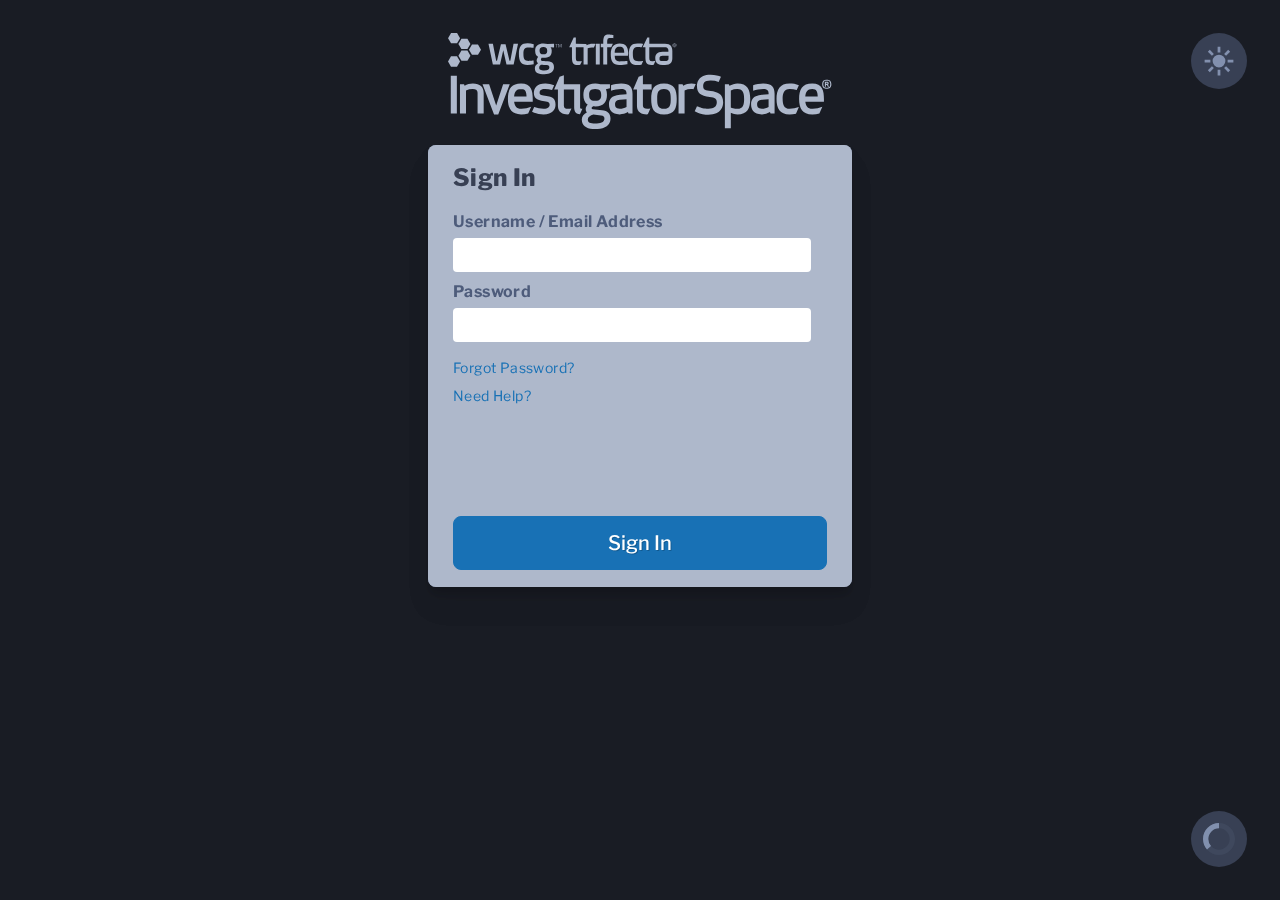
<file: elmo-layout-ui-comps/sign-in/index.html>
<!DOCTYPE html><html><head><meta name="viewport" content="width=device-width"/><meta charSet="utf-8"/><title>Sign In View</title><meta name="next-head-count" content="3"/><link rel="preload" href="//trifecta-rareyman.github.io/www/elmo-layout-ui-comps/_next/static/css/99e8e9a362a8745d.css" as="style"/><link rel="stylesheet" href="//trifecta-rareyman.github.io/www/elmo-layout-ui-comps/_next/static/css/99e8e9a362a8745d.css" data-n-g=""/><noscript data-n-css=""></noscript><script defer="" nomodule="" src="//trifecta-rareyman.github.io/www/elmo-layout-ui-comps/_next/static/chunks/polyfills-5cd94c89d3acac5f.js"></script><script src="//trifecta-rareyman.github.io/www/elmo-layout-ui-comps/_next/static/chunks/webpack-34b4f727c4803d04.js" defer=""></script><script src="//trifecta-rareyman.github.io/www/elmo-layout-ui-comps/_next/static/chunks/framework-4556c45dd113b893.js" defer=""></script><script src="//trifecta-rareyman.github.io/www/elmo-layout-ui-comps/_next/static/chunks/main-b2006d52f1b5ca7f.js" defer=""></script><script src="//trifecta-rareyman.github.io/www/elmo-layout-ui-comps/_next/static/chunks/pages/_app-69da446bea935969.js" defer=""></script><script src="//trifecta-rareyman.github.io/www/elmo-layout-ui-comps/_next/static/chunks/996-9e3c12b77542c098.js" defer=""></script><script src="//trifecta-rareyman.github.io/www/elmo-layout-ui-comps/_next/static/chunks/424-329048f7aa05a1fa.js" defer=""></script><script src="//trifecta-rareyman.github.io/www/elmo-layout-ui-comps/_next/static/chunks/938-7085877ef23bc480.js" defer=""></script><script src="//trifecta-rareyman.github.io/www/elmo-layout-ui-comps/_next/static/chunks/397-a110a688efb62f0d.js" defer=""></script><script src="//trifecta-rareyman.github.io/www/elmo-layout-ui-comps/_next/static/chunks/pages/screens/sign-in-4704cc5573728a6e.js" defer=""></script><script src="//trifecta-rareyman.github.io/www/elmo-layout-ui-comps/_next/static/wwiOb5Etng0FSMp4i5xib/_buildManifest.js" defer=""></script><script src="//trifecta-rareyman.github.io/www/elmo-layout-ui-comps/_next/static/wwiOb5Etng0FSMp4i5xib/_ssgManifest.js" defer=""></script><script src="//trifecta-rareyman.github.io/www/elmo-layout-ui-comps/_next/static/wwiOb5Etng0FSMp4i5xib/_middlewareManifest.js" defer=""></script></head><body><div id="__next"><div class="relative dark"><div class="relative min-h-screen border border-transparent elmo-transition-standard dark:bg-surface-6 dark:text-surface-4 min-w-screen"><div class="flex items-center justify-center w-full mt-8"><svg data-name="Layer 1" viewBox="0 0 888.64 222.74" class="w-[60%] md:w-[50%] lg:w-[37.5%] xl:w-[30%] 2xl:w-[25%] 3xl:w-[20%] reset dark:fill-current dark:text-surface-2 fill-current-force"><defs><mask id="prefix__a" data-name="mask" x="451.13" y="10.57" width="68.85" height="63.45" maskUnits="userSpaceOnUse"><path fill="#fff" fill-rule="evenodd" d="M451.13 10.57h68.85v63.45h-68.85V10.57z" data-name="a"></path></mask></defs><path d="M6.41 186.88V99.22h14.11v87.66H6.41zM68.54 138.61c0-6.41-4.77-8.73-11-8.73-5.45-.1-10.86 1.01-15.82 3.27v53.73h-14V118.7h9.41l1.36 3.82c5.7-3.65 12.33-5.59 19.1-5.59 16.77 0 25.09 8.18 25.09 21.95v48H68.54v-48.27zM127.72 118.7h15.41l-26.73 69.95h-9.68L79.99 118.7h15.33l16.36 49.23 16.04-49.23zM341.1 170.11c-1.64 0-3.27 0-4.77-.14-1.64 1.09-3.41 2.73-3.41 4.09 0 1.64.68 2.18 2.45 2.46l21.68 2.59c12.68 1.5 19.64 6.82 19.64 19.5 0 17.18-16.64 24.13-35.59 24.13s-30.95-6.54-30.95-22.22c0-8.19 5.18-13.23 11.45-16.5v-.14a12.552 12.552 0 01-2.45-8c.12-3.8 1.85-7.38 4.77-9.82-7.5-4.77-10.09-13.09-10.09-22.5 0-14.46 6.27-26.59 27.27-26.59 4.16-.05 8.3.55 12.27 1.77h22v9.27l-9.28 2.59c1.64 4.13 2.43 8.55 2.32 13-.04 14.37-6.17 26.51-27.31 26.51zm-4.09 19.09c-7.23 2.32-13 5.73-13 11.32 0 7.36 5.73 9.27 17 9.27s21.54-2.46 21.54-11.18c0-4.78-2-6.68-7.9-7.37l-17.64-2.04zm4.09-32.05c12.54 0 14-6.54 14-13.63s-1.5-13.64-14-13.64-13.91 6.55-13.91 13.64 1.36 13.63 13.91 13.63z" fill="#ff8504"></path><path d="M401.23 129.88c-7.93.15-15.8 1.53-23.31 4.09v-12.95c5.31-2.46 16.9-4.09 23.31-4.09 21 0 26.46 9.54 26.46 23.72v46.23h-9.37l-1.27-3.51c-5.8 3.37-12.38 5.2-19.09 5.31-18.95 0-24.82-11.45-24.82-23.31 0-10.78 5.05-20.32 25.23-22l15.41-1.23v-1.36c0-7.35-2.73-10.9-12.55-10.9zm-3 25.09c-8.59.82-11 5.59-11 10.37s1.09 10.36 11 10.36c5.45-.11 10.79-1.56 15.55-4.23v-17.86l-15.55 1.36zM500.58 188.65c-24.54 0-29.59-14.59-29.59-35.86s5.05-35.86 29.59-35.86 29.59 14.59 29.59 35.86-4.77 35.86-29.59 35.86zm0-58.77c-14.59 0-15.68 10-15.68 22.91s1.09 22.91 15.68 22.91 15.68-10 15.68-22.91-1.36-22.91-15.68-22.91zM641.77 118.7h9.13l1.37 3.82c6.13-3.41 12.13-5.59 18.68-5.59 23 0 29.59 14.45 29.59 35.86s-6.54 35.86-29.59 35.86c-5.45 0-10-1.22-15.41-3.68v36h-13.77V118.7zm29.18 57c13.36 0 15.41-10.5 15.41-22.91s-2-22.91-15.41-22.91c-5.32-.12-10.6 1-15.41 3.27v39.41c1.6.76 3.28 1.35 5 1.78 3.4.9 6.9 1.36 10.41 1.36zM730.54 129.88c-7.94.15-15.8 1.53-23.32 4.09v-12.95c5.32-2.46 16.91-4.09 23.32-4.09 21 0 26.45 9.54 26.45 23.72v46.23h-9.41l-1.26-3.51a39.288 39.288 0 01-19 5.28c-19 0-24.82-11.45-24.82-23.31 0-10.78 5-20.32 25.22-22l15.41-1.23v-1.36c-.05-7.32-2.81-10.87-12.59-10.87zm-3 25.09c-8.59.82-11.05 5.59-11.05 10.37s1.09 10.36 11.05 10.36c5.45-.11 10.79-1.56 15.54-4.23v-17.86l-15.54 1.36zM877.96 108.18c5.69 0 10.68 1.79 10.68 10.52s-5 10.52-10.68 10.52-10.64-1.85-10.64-10.52 5-10.52 10.64-10.52zm0 2.49c-4.6 0-7.95 1.17-7.95 8s3.35 8 7.95 8 8-1.17 8-8-3.4-8-8-8zm.23 9.67l2.26 4h2.81l-2.49-4.44c1.15-.63 1.79-1.9 1.63-3.2 0-2.1-1-3.58-3.89-3.58h-5v11.22H876v-4h2.19zm1.56-3.67c0 .7-.15 1.25-1.4 1.25h-2.34v-2.49h2.31c1.28 0 1.43.54 1.43 1.24zM192.76 170.88v-.09a53.092 53.092 0 01-23.44 4.91c-10.91 0-14.87-7-16-16.36h43.09v-6.55c0-19.09-3.27-35.86-27.13-35.86s-30.41 14.32-30.41 35.86 7.36 35.86 30.41 35.86c5.59.08 11.16-.63 16.55-2.11l6.93-15.66zm-23.45-41c11.18 0 12.54 8.32 12.68 17.32h-28.77c.95-9.83 4.36-17.32 16.1-17.32z" fill="#ff8504"></path><path d="M867.7 170.88v-.09a52.901 52.901 0 01-23.46 4.91c-10.91 0-14.86-7-15.95-16.36h43.09v-6.55c0-19.09-3.28-35.86-27.14-35.86s-30.41 14.32-30.41 35.86 7.37 35.86 30.41 35.86c5.59.08 11.16-.63 16.55-2.11l6.91-15.66zm-23.46-41c11.18 0 12.55 8.32 12.68 17.32h-28.77c.96-9.83 4.36-17.32 16.09-17.32zM577.62 184.02c6.48 3 17.9 5.35 26 5.35 30.83 0 34.16-20.05 34.16-28.67 0-19.81-13.84-24.2-28.77-26-12.14-1.68-17.51-2.78-17.51-11.19.01-6.14 1.92-13.14 16.82-13.14a47.89 47.89 0 0119 3.45l5.38-12.21c-4.76-2.22-12.85-4.88-24.37-4.88-28.2 0-31.24 18.66-31.24 26.69 0 15.38 8 22.14 29.48 24.91 12.34 1.6 16.45 3.61 16.45 12.36 0 10.12-6.3 15-19.25 15-11.43 0-16.33-2-23.11-4.65l-2.25-.89-1.32-.52-5.24 11.88 5.77 2.51zM224.81 145.56c-10.37-.95-12.41-3-12.41-6.95 0-4.91 2.18-8.73 12.68-8.73 5.47.04 10.9.88 16.13 2.49l4.87-11.05v-.4a51.873 51.873 0 00-20.87-3.95c-19.77 0-26.18 11.45-26.18 21.68s4.09 17.55 24.29 19.32c10.63 1 12.27 4 12.27 8.46s-3.14 9.27-14.18 9.27a65.81 65.81 0 01-21.68-4.09l-4.9 11.11c1.59.8 3.23 1.5 4.9 2.12 5 2 15 3.81 21.54 3.81 21.14 0 27.95-11.45 27.95-22.36-.01-12-4.51-18.82-24.41-20.73z" fill="#ff8504"></path><path d="M268.56 168.37V130.7h23.86v41.45c0 10.93 4.66 15.54 13.45 16.36l5.64-12.81c-3.95 0-5.32-.68-5.32-3.14V130.7h.13v-12h-37.76v-21l-9.88 3.82L246 130.7h8.78v38.86c0 13.37 11.32 19.09 22.5 19.09.52 0 1.51 0 2.74-.06l5.85-13.22v-.17c-2.48.36-4.99.55-7.5.55-6-.05-9.81-1.69-9.81-7.38zM469.08 175.15c-2.48.36-4.99.55-7.5.55-6 0-9.82-1.64-9.82-7.36V130.7h20.18v-12h-20.18v-21l-9.87 3.82-12.68 29.18h8.78v38.86c0 13.37 11.32 19.09 22.5 19.09.5 0 1.47 0 2.67-.05l5.92-13.45zM568.88 130.37l5.44-12.35c-3.32-.7-6.7-1.06-10.09-1.09-6.76.02-13.38 1.96-19.09 5.59l-1.37-3.82h-9.41v68.18h14v-53.73a36.113 36.113 0 0115.82-3.27c1.58.02 3.15.18 4.7.49zM775.67 152.79c0-12.41 2.87-22.91 16.23-22.91 5.55-.02 11.08.77 16.4 2.35l5-11.35c-6.41-3-15-3.95-21.41-3.95-23.05 0-30.41 14.32-30.41 35.86s7.36 35.86 30.41 35.86c4.95 0 9.87-.55 14.69-1.68l6.74-15.22a61.2 61.2 0 01-21.41 4c-13.37-.05-16.24-10.55-16.24-22.96z" fill="#ff8504"></path><path d="M519.88 29.81c-.13-2.84 2.08-5.25 4.92-5.37s5.25 2.08 5.37 4.92v.45a5.158 5.158 0 01-5.37 4.92 5.151 5.151 0 01-4.92-4.92zm9.7 0a4.56 4.56 0 00-4.52-4.58 4.576 4.576 0 00-4.59 4.62 4.537 4.537 0 004.5 4.58h.06c2.52 0 4.56-2.05 4.55-4.57v-.08.03zm-6.54-2.72h2.37c1.15 0 2 .56 2 1.64.03.76-.48 1.43-1.22 1.6l1.39 2h-1.2l-1.27-1.81h-1.1v1.85h-1l.03-5.28zm2.28 2.61c.68 0 1.08-.35 1.08-.86s-.4-.85-1.08-.85h-1.3v1.71h1.3zm-229-19v14.42l24.09.21 1.22 2.84c3.95-2.28 8.44-3.47 13-3.46 1.65 0 3.3.12 4.93.36l.55.08 1.76.28-3.7 8.32-.69-.09c-.94-.14-1.9-.2-2.85-.2-3.61-.18-7.22.47-10.54 1.91l-.34.15-.07 37.71h-9.49V33.31h-17.87v21.21c0 8.45.54 11.09 6 11.09.8 0 1.84 0 2.9-.1h1.07c1.48-.09 2.88-.2 3.63-.27h.57l-4 8.57-.49.06h-.34l-.35.05h-.39c-1.25.16-2.52.25-3.78.27-10.37 0-13.77-3.86-13.84-17.37V33.29h-6.44l10.5-22.59h4.96zM351.74 73.08V25.12h-9.13v47.96h9.13zM373.23 3.68c1 0 2.41.09 3.83.21h.78c2.8.25 5.49.59 5.49.59l-.1 7.5s-5-.2-8-.2c-4.81 0-6.25 2.12-6.25 9.62v3.65h13.17l-3.79 8.17h-9.38v39.79h-9.13V33.29h-5.77v-8.17h5.77v-3.75c.02-13.84 3.58-17.69 13.38-17.69z" fill="#747678"></path><path d="M397.74 24.06c13.27 0 19.9 6.83 19.9 22.21l-.58 6.63h-30.57c0 8.65 3.08 12.88 11.64 12.88 1.29 0 2.68 0 4.09-.07h1.26l1.27-.05c5.74-.25 11.06-.7 11.06-.7l.19 7.21c-.33.06-6.83 1.23-13.46 1.76h-.53c-1.74.13-3.49.21-5.12.21-14.42-.09-19.61-8.07-19.61-24.7.04-17.88 7.68-25.38 20.46-25.38zm0 8.07c-7.5 0-11.25 3.95-11.34 13.65h22.2c0-9.99-3.17-13.65-10.86-13.65zm41.58-8.07c1.73.03 3.45.14 5.17.34h.41l.42.05h.41c2.88.34 5.61.76 6.8 1h-.24l-3.5 7.54-1.59-.14h-.68c-1.81-.15-3.66-.26-5-.26-10.48 0-13.08 4.13-13.08 15.76 0 12.78 2.12 17.11 13.17 17.11 1 0 2.29-.06 3.64-.14h2.13c2.16-.16 4.15-.35 5-.43l-3.95 8.53c-3.09.46-6.21.74-9.34.84-15 0-19.89-7.21-19.89-25.76 0-17.52 5.76-24.44 20.12-24.44z" fill="#747678"></path><path d="M511.07 57.84v2.2l-.05.24v.48l-.06.23c-.76 2.63-2.75 4.06-6.93 4.06h-8.25c-3.05-.27-4.53-1.31-5.23-2.73l-.07-.15-.07-.16v-.08l-.06-.16c0-.09-.06-.17-.08-.25v-.17V57.33c.52-2.57 2.5-4.63 7.32-4.7h13.69l-.21 5.21zm-30.34 7.14s-5.48.48-8.17.48c-5.48 0-6-2.69-6-11.34v-21h15.21l21.88.07h.73c4.13.35 5.9 3.27 6.43 6.26v4.12h-13.3c-13.63 0-17.05 7.6-17.07 15-.03 2.27.33 4.53 1.08 6.67 2.68 6.14 6.62 8.7 15.67 8.7h5.92c13.36 0 16.87-6.77 16.87-16.19v-16c0-9.41-3.55-16.48-16.86-16.7H481.4l-14.8-.13V10.57h-4.59l-10.88 22.59h6.44v23.07c0 13.84 3.36 17.78 13.84 17.78 1.81-.05 3.61-.21 5.4-.47l3.92-8.56z" fill="#747678" fill-rule="evenodd"></path><path fill="#1b6faa" d="M104.08 25.15l7.58 39.03h1.91l9.1-38.06h10.74l9.1 38.06h1.93l7.48-39.03h10.4l-10.17 47.94h-16.62l-7.48-32.88-7.48 32.88h-16.59L93.82 25.15h10.26zM198.74 25.92l-.42 8.25s-7.57-.8-11.22-.8c-10 0-12.27 4-12.27 15 0 12.27 2 16.39 12.37 16.39 3.65 0 11.22-.76 11.22-.76l.28 8.35c-4.8.87-9.66 1.45-14.53 1.72-14.76 0-19.85-7.29-19.85-25.7 0-17.15 5.75-24.35 20.05-24.35 4.83.27 9.63.88 14.37 1.82v.08zm2.58 55.62c0-4.9 2.39-7.88 7.28-11.61a8.271 8.271 0 01-3.17-7c0-2.21 3.46-7.67 3.46-7.67-3.55-2.11-6.91-5.75-6.91-14.31 0-12.09 8.16-16.69 19.18-16.69 3.29.12 6.57.55 9.78 1.3l14.87-.38v8.43l-8-.6c1.73 2.25 2.65 5.03 2.6 7.87 0 13-6.82 16.59-19.52 16.59-1.41-.03-2.82-.16-4.21-.39-.61 1.45-1.05 2.96-1.3 4.51 0 3.07 1 3.65 10.41 3.74 15.14.1 19.83 3.26 19.83 14.31s-9.28 15.72-22.11 15.72c-14.67 0-22.19-2.9-22.19-13.82zm14-7.81c-2.68 2.2-3.9 3.9-3.9 6.8 0 4.41 3.16 6.23 11.89 6.23 7.8 0 11.6-1.91 11.6-6.6 0-5.21-2.5-5.75-10.26-5.86-2.91 0-9.33-.53-9.33-.53v-.04zm14.62-32.85c0-5.75-2.5-8.53-8.92-8.53s-8.82 2.78-8.82 8.53 2.74 8.55 8.87 8.55c6.46 0 8.91-2.71 8.91-8.55h-.04z"></path><path fill="#1a5791" d="M248.51 25.34h5.87v.8h-2.49v7.31h-.88v-7.31h-2.5v-.8zM255.52 25.34h1.63l2.3 6.87 2.3-6.87h1.63v8.11h-.9V26.3h-.17l-2.35 6.87h-1.02l-2.35-6.87h-.16v7.15h-.91v-8.11z"></path><path fill="#8acace" d="M55.58 50.51L48.6 38.58l6.98-11.93h13.93l6.97 11.93-6.97 11.93H55.58z"></path><path fill="#1b6faa" d="M31.11 64.39l-6.98-11.93 6.98-11.93h13.94l6.96 11.93-6.96 11.93H31.11z"></path><path fill="#34a344" d="M6.96 77.99L0 66.06l6.96-11.93h13.95l6.96 11.93-6.96 11.93H6.96z"></path><path fill="#1aa5c9" d="M7.07 23.85L.11 11.93 7.07 0H21l6.97 11.93L21 23.85H7.07z"></path><path fill="#c1d72f" d="M31.05 37.36l-6.97-11.93 6.97-11.93H45l6.96 11.93L45 37.36H31.05z"></path></svg></div><div class="w-full mt-4"><div class="flex flex-col items-center w-full"><div class="relative overflow-visible"><div class="absolute top-0 left-0 text-sm w-[300px] lg:w-[424px] h-[442px] elmo-transition-slow z-[2] py-4 px-6 lg:text-lg border bg-surface-1 border-surface-2/25 dark:border-transparent dark:bg-surface-2 drop-shadow-xl -translate-x-[50%]  rounded-lg"><div class="h-full"><h2 class="text-xl font-extrabold lg:text-2xl text-surface-5">Sign In</h2><div class="flex flex-col items-center w-full h-full text-base "><div class="flex-1 w-full pr-4 mt-2 overflow-y-scroll scroll-smooth"><div class="flex flex-col items-start justify-start w-full mt-2 "><label class="font-bold text-surface-4" for="">Username / Email Address</label><input type="text" class="w-full px-2 py-1 mt-1 border rounded border-surface-2 dark:border-transparent"/></div><div class="flex flex-col items-start justify-start w-full mt-2"><label class="font-bold text-surface-4" for="">Password</label><input type="password" class="w-full px-2 py-1 mt-1 border rounded border-surface-2 dark:border-transparent"/></div><div class="flex items-center justify-between w-full py-4 text-sm"><div><p><a class="text-primary">Forgot Password?</a></p><p class="mt-2"><a class="text-primary">Need Help?</a></p></div></div></div><div class="w-full mb-8 light"><button class="btn btn-primary undefined w-full p-2 mt-4 text-sm rounded-lg lg:p-3 lg:text-xl" role="button"><span>Sign In</span></button></div></div></div></div><div class="absolute top-0 text-sm  w-[300px] lg:w-[424px] h-[442px] elmo-transition-slow z-[1] py-4 px-6 lg:text-lg border rounded-lg bg-surface-2/25 border-surface-2/25 dark:border-transparent dark:bg-surface-3 drop-shadow-xl -translate-x-[50%]"><div class="h-full"><h2 class="text-xl font-extrabold lg:text-2xl text-surface-5">Local Attendees</h2><div class="flex flex-col items-center w-full h-full text-base"><div class="flex-1 w-full max-h-full pr-4 mt-2 overflow-y-scroll scroll-smooth"><div class="flex items-center justify-start gap-2 p-2 mt-2 text-sm border rounded-lg lg:text-base border-surface-2/50 bg-surface-1 dark:border-surface-3"><div><svg xmlns="http://www.w3.org/2000/svg" viewBox="0 0 20 20" class="w-6 h-6 text-blue-800 fill-current"><path d="M17 15.98V17a1 1 0 0 1-1 1H4a1 1 0 0 1-1-1v-1.02a1 1 0 0 1 .375-.78l2.556-2.045A4.004 4.004 0 0 0 9.3 15h1.4a4.004 4.004 0 0 0 3.369-1.845l2.556 2.045a1 1 0 0 1 .375.78Zm-9.528-4.168A2 2 0 0 0 9.3 13h1.4a2 2 0 0 0 1.828-1.188l1.127-2.536A4 4 0 0 0 14 7.65V6a3.976 3.976 0 0 0-4-4 4.193 4.193 0 0 0-4 4.172v1.48a4 4 0 0 0 .345 1.624Z"></path></svg></div><div class="flex-1 font-bold text-blue-800">Chiara Di Martino<!-- --> <small class="font-normal text-surface-3">Primary</small></div></div><div class="flex items-center justify-start gap-2 p-2 mt-2 text-sm border rounded-lg lg:text-base border-surface-2/50 bg-surface-1 dark:border-surface-3"><div><svg xmlns="http://www.w3.org/2000/svg" viewBox="0 0 20 20" class="w-6 h-6 text-blue-800 fill-current"><path d="M17 15.98V17a1 1 0 0 1-1 1H4a1 1 0 0 1-1-1v-1.02a1 1 0 0 1 .375-.78l2.556-2.045A4.004 4.004 0 0 0 9.3 15h1.4a4.004 4.004 0 0 0 3.369-1.845l2.556 2.045a1 1 0 0 1 .375.78Zm-9.528-4.168A2 2 0 0 0 9.3 13h1.4a2 2 0 0 0 1.828-1.188l1.127-2.536A4 4 0 0 0 14 7.65V6a3.976 3.976 0 0 0-4-4 4.193 4.193 0 0 0-4 4.172v1.48a4 4 0 0 0 .345 1.624Z"></path></svg></div><div class="flex-1 font-bold text-blue-800">Colm O’Toole</div><div title="Remove &amp; Sign Out This User"><svg xmlns="http://www.w3.org/2000/svg" viewBox="0 0 32 32" class="w-6 h-6 fill-current text-surface-2 hover:text-red-600 hover:cursor-pointer"><path d="M16 4a12 12 0 1 0 12 12A12.013 12.013 0 0 0 16 4Zm5.303 14.475a.5.5 0 0 1 0 .707l-2.121 2.121a.5.5 0 0 1-.707 0L16 18.828l-2.475 2.475a.5.5 0 0 1-.707 0l-2.121-2.121a.5.5 0 0 1 0-.707L13.172 16l-2.475-2.475a.5.5 0 0 1 0-.707l2.121-2.121a.5.5 0 0 1 .707 0L16 13.172l2.475-2.475a.5.5 0 0 1 .707 0l2.121 2.121a.5.5 0 0 1 0 .707L18.828 16Z"></path></svg></div></div><div class="flex items-center justify-start gap-2 p-2 mt-2 text-sm border rounded-lg lg:text-base border-surface-2/50 bg-surface-1 dark:border-surface-3"><div><svg xmlns="http://www.w3.org/2000/svg" viewBox="0 0 20 20" class="w-6 h-6 text-blue-800 fill-current"><path d="M17 15.98V17a1 1 0 0 1-1 1H4a1 1 0 0 1-1-1v-1.02a1 1 0 0 1 .375-.78l2.556-2.045A4.004 4.004 0 0 0 9.3 15h1.4a4.004 4.004 0 0 0 3.369-1.845l2.556 2.045a1 1 0 0 1 .375.78Zm-9.528-4.168A2 2 0 0 0 9.3 13h1.4a2 2 0 0 0 1.828-1.188l1.127-2.536A4 4 0 0 0 14 7.65V6a3.976 3.976 0 0 0-4-4 4.193 4.193 0 0 0-4 4.172v1.48a4 4 0 0 0 .345 1.624Z"></path></svg></div><div class="flex-1 font-bold text-blue-800">Mike Demo</div><div title="Remove &amp; Sign Out This User"><svg xmlns="http://www.w3.org/2000/svg" viewBox="0 0 32 32" class="w-6 h-6 fill-current text-surface-2 hover:text-red-600 hover:cursor-pointer"><path d="M16 4a12 12 0 1 0 12 12A12.013 12.013 0 0 0 16 4Zm5.303 14.475a.5.5 0 0 1 0 .707l-2.121 2.121a.5.5 0 0 1-.707 0L16 18.828l-2.475 2.475a.5.5 0 0 1-.707 0l-2.121-2.121a.5.5 0 0 1 0-.707L13.172 16l-2.475-2.475a.5.5 0 0 1 0-.707l2.121-2.121a.5.5 0 0 1 .707 0L16 13.172l2.475-2.475a.5.5 0 0 1 .707 0l2.121 2.121a.5.5 0 0 1 0 .707L18.828 16Z"></path></svg></div></div></div><div class="w-full mb-8"><button class="btn btn-primary btn-success w-full p-2 mt-4 text-sm rounded-lg lg:p-3 lg:text-xl" role="button"><span>Start Session</span></button></div></div></div></div></div></div></div><div class="absolute p-4 transition-all top-4 right-4"><button class="flex items-center justify-center rounded-full border-none aspect-square elmo-transition-standard w-14 h-14 dark:bg-surface-5 " role="button"><svg xmlns="http://www.w3.org/2000/svg" viewBox="0 0 512 512" class="w-8 h-8 fill-current dark:text-surface-3"><path d="M234 26h44v92h-44zM234 394h44v92h-44zM338.025 142.857l65.054-65.054 31.113 31.113-65.054 65.054zM77.815 403.074l65.054-65.054 31.113 31.113-65.054 65.054zM394 234h92v44h-92zM26 234h92v44H26zM338.029 369.14l31.112-31.113 65.054 65.054-31.112 31.112zM77.802 108.92l31.113-31.113 65.054 65.054-31.113 31.112zM256 358a102 102 0 1 1 102-102 102.12 102.12 0 0 1-102 102Z"></path></svg></button></div><div class="absolute p-4 transition-all bottom-4 right-4"><button class="flex items-center justify-center rounded-full border-none aspect-square elmo-transition-standard w-14 h-14 bg-surface-2 dark:bg-surface-5 " role="button"><svg xmlns="http://www.w3.org/2000/svg" viewBox="0 0 24 24" class="w-8 h-8 fill-current text-surface-3 dark:text-surface-3 elmo-transition-slow rotate-[0deg]"><path fill="currentColor" d="M4 12a8 8 0 0 1 8-8V0C5.373 0 0 5.373 0 12h4zm2 5.291A7.962 7.962 0 0 1 4 12H0c0 3.042 1.135 5.824 3 7.938l3-2.647z"></path><path d="M12 24C5.4 24 0 18.6 0 12S5.4 0 12 0s12 5.4 12 12-5.4 12-12 12zm0-20c-4.4 0-8 3.6-8 8s3.6 8 8 8 8-3.6 8-8-3.6-8-8-8z" opacity="0.1"></path></svg></button></div></div></div></div><script id="__NEXT_DATA__" type="application/json">{"props":{"pageProps":{}},"page":"/screens/sign-in","query":{},"buildId":"wwiOb5Etng0FSMp4i5xib","assetPrefix":"//trifecta-rareyman.github.io/www/elmo-layout-ui-comps","nextExport":true,"autoExport":true,"isFallback":false,"scriptLoader":[]}</script></body></html>
</file>
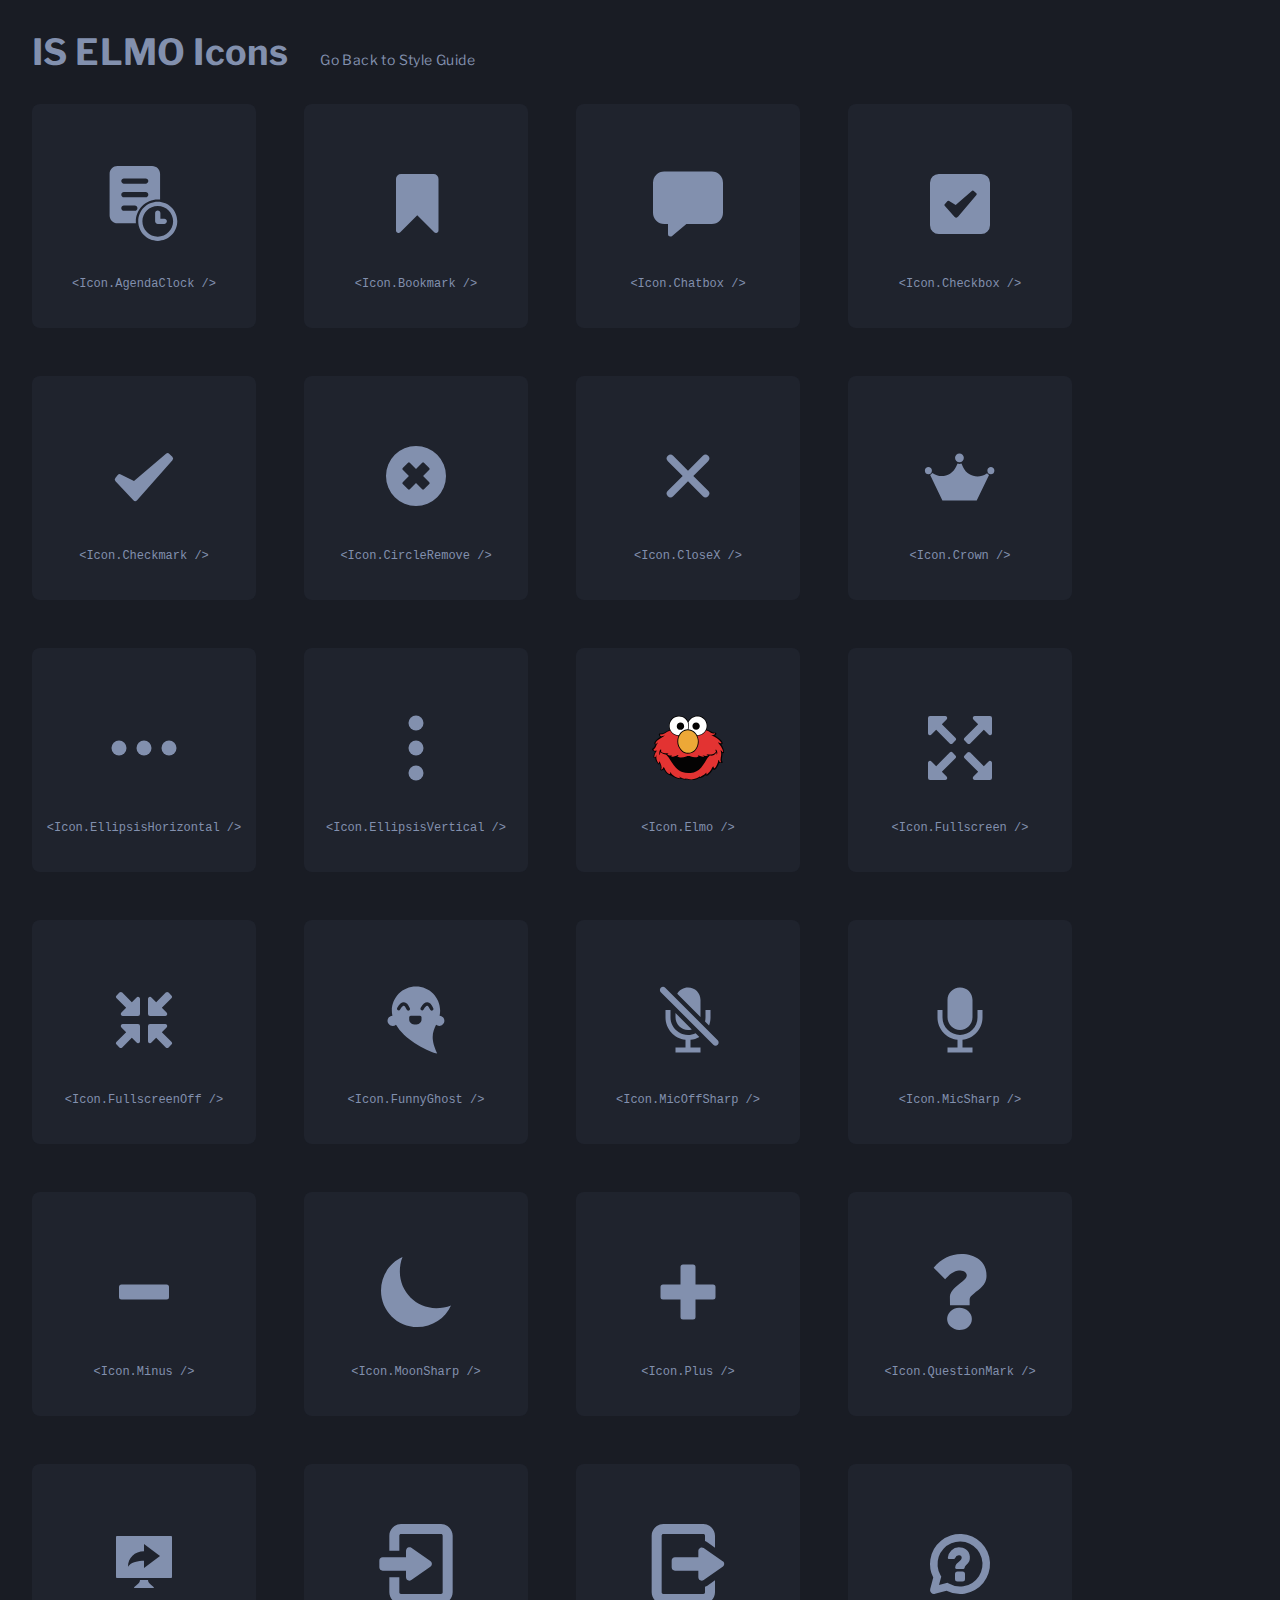
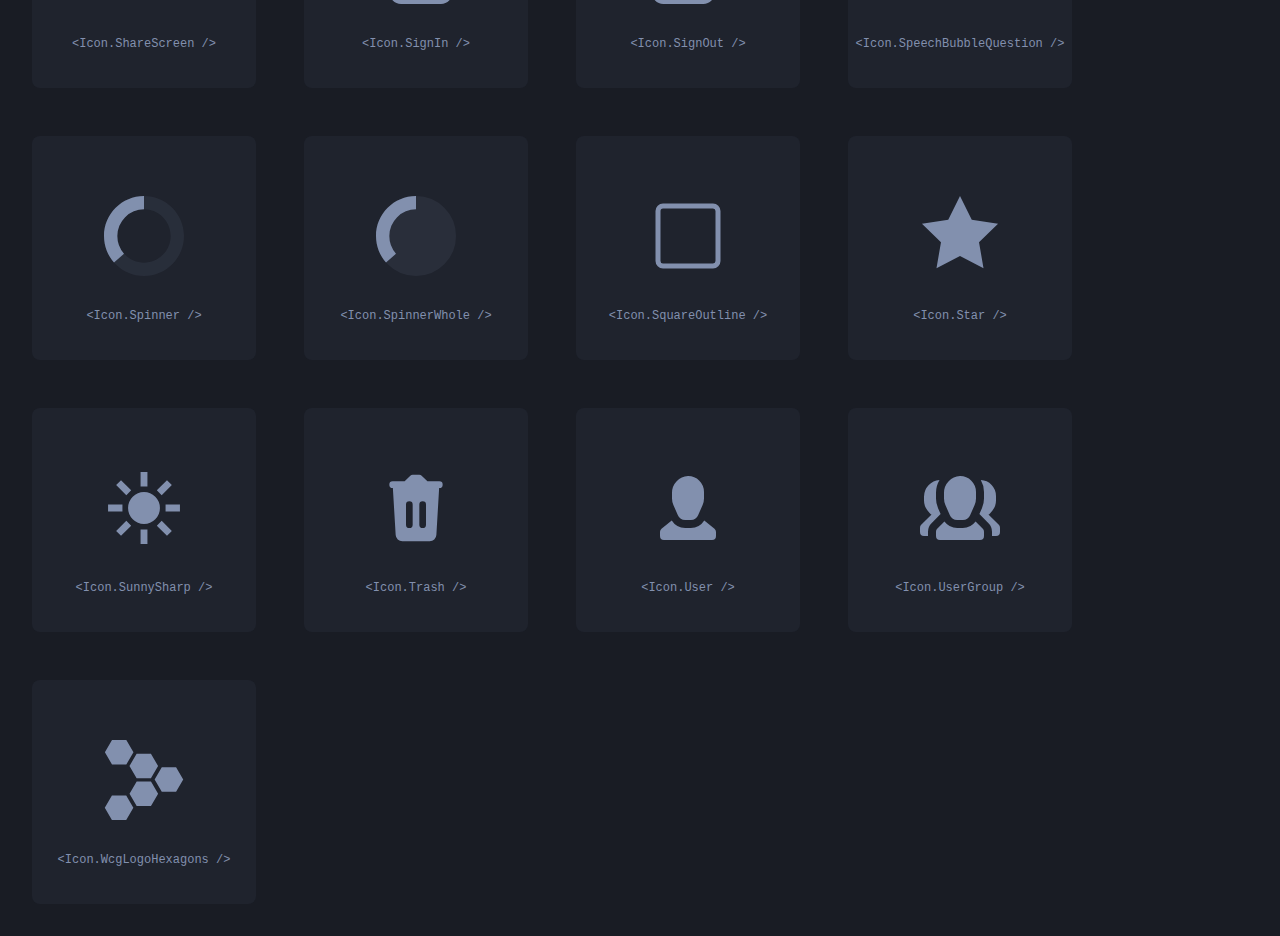
<file: elmo-layout-ui-comps/view-icons/index.html>
<!DOCTYPE html><html><head><meta name="viewport" content="width=device-width"/><meta charSet="utf-8"/><title>Icon Grid</title><link rel="icon" href="/favicon.ico"/><meta name="next-head-count" content="4"/><link rel="preload" href="//trifecta-rareyman.github.io/www/elmo-layout-ui-comps/_next/static/css/99e8e9a362a8745d.css" as="style"/><link rel="stylesheet" href="//trifecta-rareyman.github.io/www/elmo-layout-ui-comps/_next/static/css/99e8e9a362a8745d.css" data-n-g=""/><noscript data-n-css=""></noscript><script defer="" nomodule="" src="//trifecta-rareyman.github.io/www/elmo-layout-ui-comps/_next/static/chunks/polyfills-5cd94c89d3acac5f.js"></script><script src="//trifecta-rareyman.github.io/www/elmo-layout-ui-comps/_next/static/chunks/webpack-34b4f727c4803d04.js" defer=""></script><script src="//trifecta-rareyman.github.io/www/elmo-layout-ui-comps/_next/static/chunks/framework-4556c45dd113b893.js" defer=""></script><script src="//trifecta-rareyman.github.io/www/elmo-layout-ui-comps/_next/static/chunks/main-b2006d52f1b5ca7f.js" defer=""></script><script src="//trifecta-rareyman.github.io/www/elmo-layout-ui-comps/_next/static/chunks/pages/_app-69da446bea935969.js" defer=""></script><script src="//trifecta-rareyman.github.io/www/elmo-layout-ui-comps/_next/static/chunks/996-9e3c12b77542c098.js" defer=""></script><script src="//trifecta-rareyman.github.io/www/elmo-layout-ui-comps/_next/static/chunks/938-7085877ef23bc480.js" defer=""></script><script src="//trifecta-rareyman.github.io/www/elmo-layout-ui-comps/_next/static/chunks/pages/screens/view-icons-aa6295ace014445b.js" defer=""></script><script src="//trifecta-rareyman.github.io/www/elmo-layout-ui-comps/_next/static/wwiOb5Etng0FSMp4i5xib/_buildManifest.js" defer=""></script><script src="//trifecta-rareyman.github.io/www/elmo-layout-ui-comps/_next/static/wwiOb5Etng0FSMp4i5xib/_ssgManifest.js" defer=""></script><script src="//trifecta-rareyman.github.io/www/elmo-layout-ui-comps/_next/static/wwiOb5Etng0FSMp4i5xib/_middlewareManifest.js" defer=""></script></head><body><div id="__next"><main class="dark"><div class="min-h-screen p-8 dark:bg-surface-6 dark:text-surface-3"><header class="flex items-baseline justify-start gap-8"><h1 class="text-4xl font-bold">IS ELMO Icons</h1><a class="text-sm" href="//trifecta-rareyman.github.io/www/elmo-layout-ui-comps/">Go Back to Style Guide</a></header><div class="flex flex-wrap items-center justify-start gap-12 mt-8"><div class="flex flex-col items-center justify-center w-56 h-56 rounded-lg dark:text-slate-400 dark:bg-slate-800/20"><div class="flex items-center justify-center w-32 h-32"><svg xmlns="http://www.w3.org/2000/svg" viewBox="0 0 100 100" class="w-20 h-20 fill-current"><path d="M75.3 68.4h-4.8v-6.9c0-1.8-1.5-3.3-3.3-3.3s-3.3 1.5-3.3 3.3v10.2c0 1.8 1.5 3.3 3.3 3.3h8.1c1.8 0 3.3-1.5 3.3-3.3s-1.5-3.3-3.3-3.3zm-35.5 3.3c0-15.1 12.3-27.4 27.4-27.4 1 0 1.9.1 2.9.2V12.4c0-5.4-4.4-9.9-9.9-9.9H16.9C11.5 2.5 7 6.9 7 12.4v51.9c0 5.4 4.4 9.9 9.9 9.9h23c-.1-.8-.1-1.7-.1-2.5zM24.9 18.1h27.2c1.8 0 3.3 1.5 3.3 3.3 0 1.8-1.5 3.3-3.3 3.3H24.9c-1.8 0-3.3-1.5-3.3-3.3.1-1.8 1.5-3.3 3.3-3.3zm0 16.9h27.2c1.8 0 3.3 1.5 3.3 3.3 0 1.8-1.5 3.3-3.3 3.3H24.9c-1.8 0-3.3-1.5-3.3-3.3 0-1.8 1.5-3.3 3.3-3.3zm13.7 23.5H24.9c-1.8 0-3.3-1.5-3.3-3.3 0-1.8 1.5-3.3 3.3-3.3h13.6c1.8 0 3.3 1.5 3.3 3.3 0 1.8-1.4 3.3-3.2 3.3z"></path><path d="M42.8 71.7c0 13.5 10.9 24.4 24.4 24.4s24.4-10.9 24.4-24.4-10.9-24.4-24.4-24.4-24.4 10.9-24.4 24.4zm43.6 0c0 10.6-8.6 19.2-19.2 19.2S48 82.3 48 71.7s8.6-19.2 19.2-19.2 19.2 8.6 19.2 19.2z"></path></svg></div><div class="mt-2 font-mono text-xs tracking-normal text-center ">&lt;Icon.AgendaClock /&gt;</div></div><div class="flex flex-col items-center justify-center w-56 h-56 rounded-lg dark:text-slate-400 dark:bg-slate-800/20"><div class="flex items-center justify-center w-32 h-32"><svg xmlns="http://www.w3.org/2000/svg" viewBox="0 0 32 32" class="w-20 h-20 fill-current"><path d="M25 6v20.586a1 1 0 0 1-1.707.707L16.5 20.5l-6.793 6.793A1 1 0 0 1 8 26.586V6a2 2 0 0 1 2-2h13a2 2 0 0 1 2 2Z"></path></svg></div><div class="mt-2 font-mono text-xs tracking-normal text-center ">&lt;Icon.Bookmark /&gt;</div></div><div class="flex flex-col items-center justify-center w-56 h-56 rounded-lg dark:text-slate-400 dark:bg-slate-800/20"><div class="flex items-center justify-center w-32 h-32"><svg xmlns="http://www.w3.org/2000/svg" viewBox="0 0 512 512" class="w-20 h-20 fill-current"><path d="M144 464a16 16 0 0 1-16-16v-64h-24a72.08 72.08 0 0 1-72-72V120a72.08 72.08 0 0 1 72-72h304a72.08 72.08 0 0 1 72 72v192a72.08 72.08 0 0 1-72 72H245.74l-91.49 76.29A16.05 16.05 0 0 1 144 464Z"></path></svg></div><div class="mt-2 font-mono text-xs tracking-normal text-center ">&lt;Icon.Chatbox /&gt;</div></div><div class="flex flex-col items-center justify-center w-56 h-56 rounded-lg dark:text-slate-400 dark:bg-slate-800/20"><div class="flex items-center justify-center w-32 h-32"><svg xmlns="http://www.w3.org/2000/svg" viewBox="0 0 32 32" class="w-20 h-20 fill-current"><path d="M24.5 4h-17A3.504 3.504 0 0 0 4 7.5v17A3.504 3.504 0 0 0 7.5 28h17a3.504 3.504 0 0 0 3.5-3.5v-17A3.504 3.504 0 0 0 24.5 4Zm-1.93 8.4-7.292 8.628a1 1 0 0 1-1.507.025l-3.89-4.312a.5.5 0 0 1 .007-.677l1.137-1.215a.5.5 0 0 1 .633-.08l2.611 1.662 6.573-5.695a.5.5 0 0 1 .671.015l1.019.964a.5.5 0 0 1 .038.686Z"></path></svg></div><div class="mt-2 font-mono text-xs tracking-normal text-center ">&lt;Icon.Checkbox /&gt;</div></div><div class="flex flex-col items-center justify-center w-56 h-56 rounded-lg dark:text-slate-400 dark:bg-slate-800/20"><div class="flex items-center justify-center w-32 h-32"><svg xmlns="http://www.w3.org/2000/svg" viewBox="0 0 32 32" class="w-20 h-20 fill-current"><path d="M27.376 9.705 13.225 25.682a1 1 0 0 1-1.476.023l-7.152-7.573a1 1 0 0 1-.054-1.311l.952-1.19a1 1 0 0 1 1.228-.27L12 18 24.797 7.099a1 1 0 0 1 1.356.054l1.181 1.181a1 1 0 0 1 .042 1.37Z"></path></svg></div><div class="mt-2 font-mono text-xs tracking-normal text-center ">&lt;Icon.Checkmark /&gt;</div></div><div class="flex flex-col items-center justify-center w-56 h-56 rounded-lg dark:text-slate-400 dark:bg-slate-800/20"><div class="flex items-center justify-center w-32 h-32"><svg xmlns="http://www.w3.org/2000/svg" viewBox="0 0 32 32" class="w-20 h-20 fill-current"><path d="M16 4a12 12 0 1 0 12 12A12.013 12.013 0 0 0 16 4Zm5.303 14.475a.5.5 0 0 1 0 .707l-2.121 2.121a.5.5 0 0 1-.707 0L16 18.828l-2.475 2.475a.5.5 0 0 1-.707 0l-2.121-2.121a.5.5 0 0 1 0-.707L13.172 16l-2.475-2.475a.5.5 0 0 1 0-.707l2.121-2.121a.5.5 0 0 1 .707 0L16 13.172l2.475-2.475a.5.5 0 0 1 .707 0l2.121 2.121a.5.5 0 0 1 0 .707L18.828 16Z"></path></svg></div><div class="mt-2 font-mono text-xs tracking-normal text-center ">&lt;Icon.CircleRemove /&gt;</div></div><div class="flex flex-col items-center justify-center w-56 h-56 rounded-lg dark:text-slate-400 dark:bg-slate-800/20"><div class="flex items-center justify-center w-32 h-32"><svg xmlns="http://www.w3.org/2000/svg" viewBox="0 0 512 512" class="w-20 h-20 fill-current"><path d="m289.94 256 95-95A24 24 0 0 0 351 127l-95 95-95-95a24 24 0 0 0-34 34l95 95-95 95a24 24 0 1 0 34 34l95-95 95 95a24 24 0 0 0 34-34Z"></path></svg></div><div class="mt-2 font-mono text-xs tracking-normal text-center ">&lt;Icon.CloseX /&gt;</div></div><div class="flex flex-col items-center justify-center w-56 h-56 rounded-lg dark:text-slate-400 dark:bg-slate-800/20"><div class="flex items-center justify-center w-32 h-32"><svg xmlns="http://www.w3.org/2000/svg" viewBox="0 0 100 100" class="w-20 h-20 fill-current"><path d="M54.801 27.301a5.5 5.5 0 1 1-10.999-.001 5.5 5.5 0 0 1 10.999.001m38.199 16c0 5.867-8.8 5.867-8.8 0s8.8-5.867 8.8 0m-78.102 0c0 5.867-8.797 5.867-8.797 0s8.797-5.867 8.797 0m71.403 5.301c-1-.398-1.898-1.2-2.5-2.102l-.8.602c-10.103 6.898-23.899 3.102-29.103-8L51.797 34.5c-.7.301-1.602.5-2.399.5-.898 0-1.699-.199-2.398-.5l-1.899 4C39.898 50 25.5 53.7 15.398 46.301c-.601 1-1.601 1.899-2.699 2.301L28 80.7h42.898z"></path></svg></div><div class="mt-2 font-mono text-xs tracking-normal text-center ">&lt;Icon.Crown /&gt;</div></div><div class="flex flex-col items-center justify-center w-56 h-56 rounded-lg dark:text-slate-400 dark:bg-slate-800/20"><div class="flex items-center justify-center w-32 h-32"><svg xmlns="http://www.w3.org/2000/svg" viewBox="0 0 512 512" class="w-20 h-20 fill-current"><circle cx="256" cy="256" r="48"></circle><circle cx="416" cy="256" r="48"></circle><circle cx="96" cy="256" r="48"></circle></svg></div><div class="mt-2 font-mono text-xs tracking-normal text-center ">&lt;Icon.EllipsisHorizontal /&gt;</div></div><div class="flex flex-col items-center justify-center w-56 h-56 rounded-lg dark:text-slate-400 dark:bg-slate-800/20"><div class="flex items-center justify-center w-32 h-32"><svg xmlns="http://www.w3.org/2000/svg" viewBox="0 0 512 512" class="w-20 h-20 fill-current"><circle cx="256" cy="256" r="48"></circle><circle cx="256" cy="416" r="48"></circle><circle cx="256" cy="96" r="48"></circle></svg></div><div class="mt-2 font-mono text-xs tracking-normal text-center ">&lt;Icon.EllipsisVertical /&gt;</div></div><div class="flex flex-col items-center justify-center w-56 h-56 rounded-lg dark:text-slate-400 dark:bg-slate-800/20"><div class="flex items-center justify-center w-32 h-32"><svg id="Elmo_svg__Layer_1" xmlns="http://www.w3.org/2000/svg" x="0" y="0" viewBox="0 0 360 360" style="enable-background:new 0 0 360 360" xml:space="preserve" class="w-20 h-20 fill-current"><style>.Elmo_svg__st3{fill:#fff}</style><path id="Elmo_svg__XMLID_8_" d="M341.8 196c-.4-8-3.5-15.2-6.7-22.4-1.6-3.7-3.7-7.2-5.9-10.7.6-.1.9-.1 1.3-.1 4-.2 5.4-2 4.9-6-.3-2.2-1.4-4.1-2.2-6.1-1.7-2.3-3.4-4.5-5.1-6.8-5.3-5.4-11.3-9.8-17.6-13.9-2.8-1.5-5.5-3.2-8.3-4.6-1.7-.8-1.4-1.4-.1-2.2.4-.2.8-.6 1.1-.9 1.5-1.8 3.2-3.5 4-5.8.6-1.7.6-3.3-1-4.5-.5-.1-1.1-.1-1.6-.2h-.8c-3.2.1-6.2-.4-9.1-1.5-.6-.1-1.3-.2-1.8-.6-3.3-1-6.3-2.5-9.3-4.2-6.1-2.7-12.1-5.7-18.4-7.9-.7-.2-1.4-.4-.9-1.4.8-2.8 1.6-5.6 2.4-8.5.5-4.5.8-8.9.2-13.4-.6-4.2-1.8-8.2-3.2-12.2-1.4-2.7-2.9-5.3-4.3-8-.8-1.1-1.7-2.2-2.5-3.4-5.8-6.6-12.8-11.3-21-14.2-1.2-.3-2.4-.7-3.6-1-1.1-.2-2.3-.4-3.4-.6-2.4-.2-4.7-.4-7.1-.6-1.1.1-2.2.1-3.4.2-2.4.4-4.8.7-7.2 1.1-1 .5-2.2.8-3.3 1-3 1.3-5.9 2.6-8.9 4-1 .5-1.7 1.6-3 1.5h-.1c.1.3 0 .5-.3.7-6.5 4.6-11.5 10.5-15 18-2.6-5.6-6.1-10.1-10.2-14.2-2.7-2.3-5.6-4.3-8.5-6.3-.5-.2-.9-.3-1.3-.6-9-4.7-18.6-6.2-28.6-4.5-8.9 1.5-16.6 5.4-23.4 11.4-2.6 2.6-5 5.5-7.1 8.4-2.6 4.4-4.6 9-6 13.9-.6 3.5-1.2 7-1.3 10.5.1 5.6.9 11.1 3 16.3.8 2 .3 2.8-1.7 3.2-1 .4-1.9.9-2.9 1.3-7 3.4-13.9 6.8-20.4 11.1-2.3 1.5-4.8 2.2-7.4 2.6-4.6.7-9.2.7-13.8 1.1-1.6.2-2.3.8-2.3 2.3 0 .6 0 1.1-.1 1.7.4 3.4 2 6.3 4.4 8.7 1.1.7 2.3 1.3 3.6 2.1-6.4 3.7-12.1 8.1-17.6 12.8-2.1 2.4-4.2 4.7-6.3 7.1l-1.5 2.1c-.4.7-.8 1.4-1.3 2.1-.3.6-.6 1.3-.8 1.9-2.1 5.3-.5 7.8 5.2 7.8.1 0 .2.1.4.2-2 1.9-3.1 4.3-4.1 6.7-.8 1.8-1.3 3.7-2.8 5-1.3 3-3.9 4.8-6.4 6.6-1.3.9-2.7 1.7-3.4 3.3 0 2.7 1.6 4.5 3.7 6 1.3.9 2.7 1.8 4 2.7 1.8.6 3.5 1.6 5.5 2 1 .2 1 .6.5 1.4-2 3.7-3.6 7.5-5 11.4-.5 1.9-.9 3.7-1.4 5.6-.7 2.3-.4 4.6-.2 6.9.2 2.6 1.5 3.5 4 3.5 1.3 0 2.8-1.2 3.6-.3.7.8.3 2.5.4 3.8v.8c.3 1.3.6 2.7.8 4 1.2 3.7 3 7 5.2 10.1 1.8 2.5 3.7 5 5.5 7.6.5.6 1.1 1.2 1.6 1.9 1.7 2.2 2.1 2.3 4.1.3.5-1 1.1-2 1.7-3.1 2.2 3.4 3.5 7 4.4 10.7.6 2.3 1.6 4.7 1 7.2.1 2.4-.6 4.6-1.3 6.8-.4 1.2-.6 2.4-.4 3.7 1.4 2 3.4 2.6 5.7 2.3 3.3-.4 6.2-1.7 8.8-3.7.7-.6 1.1-.8 1.7.2 1.7 3 3.5 5.8 5.3 8.8.6.5.9 1.1 1.3 1.7 4.9 6.3 10.8 11.3 18.3 14.2 1.6.5 3.3.9 4.9 1.3 1.7 0 3.2.1 4.2 1.8 1.6 1.1 3.1 2.2 4.7 3.3 9.1 5.2 18.6 9.4 29.1 11.3l4.2.3c1.7-.2 3.4-.4 5-.5 1.9-1.4 3.6-1.4 5.6-.1 1.8 1.2 4.1 1.7 6.2 2.3.8.2 1.6.3 2.5.5 3.4.4 6.7.3 10-.5.8-.3 1.6-.6 2.3-.9 1.2-1.2 1.8.3 2.8.5 8.7 3.6 17.7 4 26.9 2.6 9-1.3 17.7-3.7 24.7-10.1.4-.4.7-.5 1.2-.1 1.5 1.2 3.3 1 5 .9 4.4-.4 8.3-2.4 12.1-4.4 2.8-2 5.5-4 8.1-6.2.6-.5.8-1.9 2.1-1.2 2.3 1.7 4.9 1.9 7.6 1.5 1.5-.7 3.1-1.4 4.6-2.1 1.1-.8 2.2-1.7 3.4-2.5 7.7-7.4 13.8-16 18.8-25.6 1.1 2 2.3 3.7 4.4 4.6 3.4.3 5.6-1.8 7.7-4 .6-.6 1.2-1.3 1.9-2 3.3-4.5 6-9.4 8.6-14.3.9-2 1.7-3.9 2.6-5.9 0-.1 0-.3.1-.4.5-1.5.6-3.7 1.7-4.3 1-.7 3 .1 4.6.3h1.2c1.2-.1 2.4-.3 3.7-.4 1.7-.5 3.4-.8 5-1.4 2.5-.8 2.5-1.2 1.4-3.4-2.9-5.4-4.5-10.9-3-17.1.6-2.6.9-5.2 1.3-7.9.9-5.3 1.4-10.6 1.1-16.2.8.3 1.4.5 2 .7.6.2 1.2.5 1.8.6 2.2.6 3.2-.1 3.5-2.3-.6-1.4-.5-3-.6-4.6z" style="fill:#040303"></path><path d="M168.4 316.7c.4 1 1.5 1.1 1.7 2.2-2.7.5-5.4 0-8-.5-5.1-.8-9.5-3.3-14-5.6-1.6-.8-3.3-1.6-4.9-2.4-1-.4-2-.9-3.3-.5 1 2 3 2.8 4.5 4 .5.4 1.6.6 1.4 1.3-.3.9-1.4.5-2.1.4-7.7-.3-14.7-2.7-21.4-6.3-6.6-3.6-12.8-7.8-17.4-14.1-1.1-1.5-2-3.2-3.1-4.8-.4-.6-.7-1.5-1.5-1.3-.8.2-.7 1.2-.8 1.8-.2 1.6-.4 3.2.2 4.8.5 1.4.2 1.9-1.4 1.5-6.5-1.5-11.2-5.5-15.2-10.6-4-5-6.4-10.8-9.2-16.5-.6-1.3-1.2-2.5-2.2-3.6-.8-.9-1.3-1-1.9.3-1.3 2.9-2.8 5.7-5 8-1.1 1.1-2.4 2-4 2-1.2 0-2-.6-1.4-1.8 3.8-7.8.8-14.9-1.8-22.1-1.3-3.7-3.3-7.1-5.3-10.5-.4-.7-.9-1.6-1.9-1.3-.9.2-.5 1.2-.6 1.8-.3 1.9-.6 3.9-1.2 5.8-.1.4-.3.9-.6 1-.6.2-.7-.5-1-.8-7.1-9.8-10.5-20.7-9.4-32.8.1-.9.1-1.8.1-2.7 0-.1-.1-.1-.2-.4-1.6 1.4-1.9 3.2-2.3 5-.4 1.9-4 4.2-5.9 3.6-1.1-.3-1-1.2-1-2 .4-6 2.4-11.5 4.9-16.8 2-4.1 4.6-7.9 7.7-11.7-3.4.7-6.5 1.4-9.6 1.3-2.2-.1-4-1-5.6-2.5-1.3-1.2-1.4-2.4-.1-3.6 1.1-1 2.2-2.1 3.4-3.1 3.5-2.9 5.7-6.6 7-11 1.7-5.5 4.2-10.5 8.1-14.8.5-.6 1.2-1.2 1.4-2-.9-.5-1.4.1-1.9.5-1.6 1.1-3.2 2.3-4.8 3.5-.6.4-1.3.9-2 1.2-1 .4-2.2.7-3-.1-.8-.7-.1-1.7.2-2.6 1.8-5.1 5.4-9 9.4-12.5 8.5-7.4 18.2-12.9 27.9-18.4 1.1-.6 2.2-1.2 3.2-2.2-1.2-.8-2.5-.6-3.7-.2-1.7.6-3.4 1.2-5.1 1.9-4 1.6-9.5-.2-11.6-3.9-.9-1.7-.4-2.7 1.5-2.8 7.6-.3 14.5-2.4 20.9-6.7 6.6-4.4 13.9-7.6 21.2-10.6 1.2-.5 1.9-.4 2.7.9 7.4 12 18.1 19.3 32.1 21.4 4.3.7 4.2.6 2.9 4.8-7 22.8-3.5 43.7 12.9 61.4 10.7 11.5 24.2 16.5 39.8 13.8 15-2.6 25.8-11.5 32.8-24.7 9-16.9 9.5-34.4 2.4-52.2-.7-1.8-.6-2.3 1.5-2.5 16.1-1.2 28-9 36.1-22.8.7-1.2 1.3-1.5 2.7-1 6.2 2.1 11.9 5.2 17.7 8.3 2.6 1.4 5.2 2.8 8 3.8 2.6.9 5.3 1.3 8.1.7 1.5-.3 3.4-.7 4.1 1.1.7 1.8-1.1 2.7-2.3 3.5-3.6 2.3-7.6 3.1-11.8 3.3-.8 0-1.7-.2-2.6.4.6.9 1.7 1 2.5 1.3 16.4 6.7 30.3 16.7 41.6 30.2.1.2.3.3.4.5.6 1.1 2 2.1 1.3 3.3-.8 1.4-2.5.9-3.9.8-3.2-.4-6-1.8-8.7-3.5-.5-.3-1-1-1.7-.4-.5.5-.3 1.2 0 1.8 1 2.6 2.7 4.8 4.5 6.8 5.8 6.5 10.7 13.5 14.1 21.6 1.5 3.6 2.6 7.4 3.4 11.3.1.6.5 1.5-.2 1.9-.7.5-1.5.2-2.2-.2-1.9-1.1-3.2-2.7-4.4-4.5-1.4-2.1-2.6-2.9-5.3-3.6.4 1.2.8 2.3 1.2 3.4 2.5 6.9 2.4 14 1.5 21.2-.8 6.6-2.8 13-2.4 19.8.2 3 .6 5.9 2.1 8.5.8 1.3.1 1.5-1 1.6-3.7.3-6.6-2.2-7-5.8 0-.4-.1-.8-.2-1.2-.4-1.5-1-3.2-2.6-3.2-1.4 0-1.5 1.9-1.7 3.1-1.5 9.1-5.1 17.5-9.8 25.3-1.9 3.1-4 6.1-7.1 8.3-1.7 1.2-2.4.9-3-1.1-.4-1.3-.4-2.6-.5-3.9-.1-1.3-.7-2.4-1.9-2.8-1.3-.5-1.8.8-2.4 1.6-2.9 3.7-4.3 8.3-6.7 12.4-4.9 8.1-10.6 15.4-18.7 20.5-.4.3-.8.5-1.3.7-.9.4-2 .8-2.8.1-.6-.6.4-1.4.6-2 .4-1.1.9-2.2.7-3.5-.2-1.5-1.1-2-2.3-1-.8.6-1.4 1.4-2 2.1-6.3 7.6-14.7 12.2-23.7 15.9-.8.3-1.5.5-1.3-.7.3-1.7-.4-1.2-1.3-.7-4.7 2.8-9.4 5.6-14.4 7.8-13.4 5.8-27 6.3-40.9 2.2-2.1-.6-4.3-1.2-6.5-1.7-.6-.4-1.4-.7-2.4-.2zm-66.2-99.4c1.6-.5 2.8-.8 3.9-1.3.7-.3 1.6-.6 1.4-1.6-.2-1.1-1.1-1.1-2-1.1-2.5 0-5.1.1-7.6 0-3.3-.2-6.5-.9-9.3-2.9-.7-.5-1.7-.9-1.6-1.8.1-.8 1.3-.5 2-.8.2-.1.4-.1.6-.2.9-.5 2.3-.7 2.2-1.9-.1-1.3-1.6-1.4-2.7-1.5-1.7-.1-3.5-.3-5.2-.3-8.2.1-16.1-1.2-22.9-6.3-3.3-2.5-3.4-2.5-1.8-6.4.2-.6.5-1.2.6-1.8.3-1.5-.4-2.3-1.8-2.5-1.8-.3-3.6.8-4.4 2.8-1.8 4.7-2.8 9.5-2.9 14.6-.1 2.1.3 4.2.9 6.2.1.4.2 1.1.8 1.1.8 0 .7-.7.8-1.2.1-.5.2-1.1.3-1.6.5-2.5.9-5.1 1.7-7.6.6-1.6 1.1-2.1 2.7-.8 3.5 3 7.6 5 12 6.3 3.2.9 6.3 1.8 9.5 2.6 1.6.4 2.9 1.3 4 2.5 7 7.3 12.6 15.8 18.1 24.2 7.4 11.4 14.8 22.9 24.1 32.9 7.9 8.5 17.1 15.1 28 19.2 12.5 4.7 25.5 5.8 38.7 4.2 18.9-2.3 34.8-10.3 47.2-24.9 7.9-9.3 14.2-19.7 20.6-30 4.9-7.8 9.9-15.5 16.6-22 .9-.9 1.8-1.3 3.2-1.2 11.6 1.1 20.7-3.1 26.9-13.2.2-.4.4-1.1 1-1 .7.1.6.8.7 1.4.1 2.3.3 4.6.4 6.9 0 .5 0 1.1.6 1.2.7.1.7-.5.9-.9.2-.4.4-.9.6-1.4 2-6.6.2-12.6-3.2-18.2-.7-1.1-1.8-1.7-3.2-1.6-1.6.1-2 .8-1.2 2.2.9 1.6 1.9 3.1 2.7 4.8.5 1.1.4 2-.3 2.9-5.3 7.8-12.7 11.8-22.1 12.4-6.4.4-12.5-.9-18.6-2.6-.7-.2-1.4-.5-2.2.1 2.1 1.7 4.3 3 6.6 3.9 1.2.5 1.2.9.3 1.7-2.7 2.2-5.8 3.1-9.2 3.2-4.4.1-8.6-1-12.8-2.3-.8-.2-1.6-.8-2.8-.2 2.6 2 5.6 2.7 8.2 4.3-1.9 1.6-4 1.8-6.1 1.7-6.6-.2-12.5-2.9-18.5-5.3-1-.4-2.3-1.5-3.2-.2-.9 1.4.3 2.4 1.4 3.3.1.1 0 .2.1.5-4.8 2.4-9.8 3.9-15.2 4-6.6.1-12.8-1.6-18.9-3.8-6.9-2.5-13.7-2.3-20.6-.1-8.5 2.7-17.2 4.6-26.2 4.3-4-.1-8-.7-11.6-2.5-2-1-2-1.8-.4-3.3.9-.9 1.9-1.7 2.5-2.8.2-.4.6-.9.3-1.4-.4-.6-1-.4-1.5-.2-2.5.8-5.1 1.6-7.6 2.5-4.9 1.7-9.7 3.8-14.8 4.7-3.5.4-7.1.4-10.7-1.9z" style="fill:#e33332"></path><path id="Elmo_svg__XMLID_5_" d="M224.5 148.4c-.1 16.4-3.9 28.6-13 39-15.6 17.8-41.7 18.9-58.8 2.4-21.2-20.5-22.3-55.3-2.4-77 15.3-16.8 41.4-17.1 58.1-.7 10.9 10.7 15.9 23.9 16.1 36.3z" style="fill:#eda837"></path><path class="Elmo_svg__st3" d="M97.4 80.4c0-23.5 19-42.6 42.1-42.3 21 .2 38.5 15.2 41.7 35.9 1.1 7 .1 13.8-2.1 20.5-.3.9-.8 1.5-1.9 1.6-17.2 1.2-29.2 10.3-37.5 24.8-.8 1.4-1.7 1.6-3.1 1.5-18.8-.8-36.1-16.5-38.7-35.2-.4-2.3-.6-4.6-.5-6.8zm48.7 18c9.2 0 16.6-7.3 16.6-16.5.1-9.1-7.2-16.7-16.1-16.8-9.8-.1-17.2 6.9-17.2 16.5-.1 9.4 7.2 16.7 16.7 16.8zM264 80.3c.2 21.9-17.3 40.6-39.1 42.2-2.9.2-4.3-.6-5.7-3-7.2-11.6-17.2-19.5-30.7-22.6-1.6-.4-3.3-.5-5-.7-1.2-.1-1.5-.5-1.1-1.8 3-9.1 3.1-18.3.2-27.5-.3-1-.2-1.9.2-2.8 7.1-17.2 24.9-27.8 43.3-25.7 21.9 2.4 37.8 20 37.9 41.9zm-30.9 1.1c0-9.3-7.6-16.8-16.7-16.7-9.3.1-16.6 7.5-16.6 16.8s7.4 16.7 16.7 16.7c9.2 0 16.6-7.5 16.6-16.8z"></path></svg></div><div class="mt-2 font-mono text-xs tracking-normal text-center ">&lt;Icon.Elmo /&gt;</div></div><div class="flex flex-col items-center justify-center w-56 h-56 rounded-lg dark:text-slate-400 dark:bg-slate-800/20"><div class="flex items-center justify-center w-32 h-32"><svg xmlns="http://www.w3.org/2000/svg" viewBox="0 0 20 20" class="w-20 h-20 fill-current"><path d="M8.853 7.44a.5.5 0 0 1 0 .706l-.706.707a.5.5 0 0 1-.708 0L4.043 5.457l-1.19 1.19A.5.5 0 0 1 2 6.292V2.5a.5.5 0 0 1 .5-.5h3.793a.5.5 0 0 1 .353.854L5.457 4.043Zm8.293 5.914-1.189 1.189-3.396-3.396a.5.5 0 0 0-.708 0l-.706.707a.5.5 0 0 0 0 .707l3.396 3.396-1.19 1.19a.5.5 0 0 0 .354.853H17.5a.5.5 0 0 0 .5-.5v-3.793a.5.5 0 0 0-.854-.353ZM17.5 2h-3.793a.5.5 0 0 0-.353.854l1.189 1.189-3.396 3.396a.5.5 0 0 0 0 .707l.706.707a.5.5 0 0 0 .708 0l3.396-3.396 1.19 1.19A.5.5 0 0 0 18 6.292V2.5a.5.5 0 0 0-.5-.5Zm-9.353 9.146a.5.5 0 0 0-.708 0l-3.396 3.397-1.19-1.19a.5.5 0 0 0-.853.354V17.5a.5.5 0 0 0 .5.5h3.793a.5.5 0 0 0 .353-.854l-1.189-1.189 3.396-3.396a.5.5 0 0 0 0-.707Z"></path></svg></div><div class="mt-2 font-mono text-xs tracking-normal text-center ">&lt;Icon.Fullscreen /&gt;</div></div><div class="flex flex-col items-center justify-center w-56 h-56 rounded-lg dark:text-slate-400 dark:bg-slate-800/20"><div class="flex items-center justify-center w-32 h-32"><svg xmlns="http://www.w3.org/2000/svg" viewBox="0 0 20 20" class="w-20 h-20 fill-current"><path d="M9 4.707V8.5a.5.5 0 0 1-.5.5H4.707a.5.5 0 0 1-.353-.854l1.189-1.189-2.396-2.396a.5.5 0 0 1 0-.707l.706-.707a.5.5 0 0 1 .708 0l2.396 2.396 1.19-1.19A.5.5 0 0 1 9 4.708ZM11.5 9h3.793a.5.5 0 0 0 .353-.854l-1.189-1.189 2.396-2.396a.5.5 0 0 0 0-.707l-.706-.707a.5.5 0 0 0-.708 0l-2.396 2.396-1.19-1.19a.5.5 0 0 0-.853.354V8.5a.5.5 0 0 0 .5.5Zm2.957 4.043 1.19-1.19a.5.5 0 0 0-.354-.853H11.5a.5.5 0 0 0-.5.5v3.793a.5.5 0 0 0 .854.354l1.189-1.19 2.396 2.396a.5.5 0 0 0 .708 0l.706-.707a.5.5 0 0 0 0-.707ZM8.5 11H4.707a.5.5 0 0 0-.353.854l1.189 1.189-2.396 2.396a.5.5 0 0 0 0 .707l.706.707a.5.5 0 0 0 .708 0l2.396-2.396 1.19 1.19A.5.5 0 0 0 9 15.292V11.5a.5.5 0 0 0-.5-.5Z"></path></svg></div><div class="mt-2 font-mono text-xs tracking-normal text-center ">&lt;Icon.FullscreenOff /&gt;</div></div><div class="flex flex-col items-center justify-center w-56 h-56 rounded-lg dark:text-slate-400 dark:bg-slate-800/20"><div class="flex items-center justify-center w-32 h-32"><svg viewBox="0 0 100 100" xmlns="http://www.w3.org/2000/svg" class="w-20 h-20 fill-current"><path d="M50 8c16.699 0 30.199 13.5 30.199 30.199 0 2.3-.3 4.5-.7 6.398 3.302.2 6 3 6 6.399 0 3.5-2.898 6.398-6.398 6.398-1.5 0-2.898-.5-4-1.398-4 8.398-7.699 16.699 1.399 36C59.3 87.1 35.5 73.398 25 55.8a6.266 6.266 0 0 1-4.2 1.601c-3.5 0-6.398-2.898-6.398-6.398 0-3.398 2.7-6.2 6.102-6.398-.5-2.102-.7-4.2-.7-6.399C19.802 21.5 33.302 8 50 8zm-6.602 36.699a1.895 1.895 0 0 0-1.898 1.898v2.801c0 8.5 15.398 8.5 15.398 0v-2.8A1.895 1.895 0 0 0 55 44.698zm16.102-7.8c1.899-3.102 3.399-4.7 4.5-4.602 1.102 0 2.2 1.601 3.602 4.699 1.102 2.601 5.102 1 4-1.7-2-4.8-4.5-7.3-7.398-7.398-2.801-.101-5.602 2.102-8.301 6.7-1.504 2.601 2.199 4.8 3.598 2.3zm-29.3 0c1.898-3.102 3.398-4.7 4.5-4.602 1.101 0 2.199 1.601 3.601 4.699 1.102 2.601 5.102 1 4-1.7-2-4.8-4.5-7.3-7.398-7.398-2.801-.101-5.602 2.102-8.301 6.7-1.5 2.601 2.199 4.8 3.597 2.3z" fill-rule="evenodd"></path></svg></div><div class="mt-2 font-mono text-xs tracking-normal text-center ">&lt;Icon.FunnyGhost /&gt;</div></div><div class="flex flex-col items-center justify-center w-56 h-56 rounded-lg dark:text-slate-400 dark:bg-slate-800/20"><div class="flex items-center justify-center w-32 h-32"><svg xmlns="http://www.w3.org/2000/svg" viewBox="0 0 512 512" class="w-20 h-20 fill-current"><path d="M368 192v48c0 8.6-1 17.1-2.9 25.5l25.6 25.5c6.2-16.3 9.4-33.6 9.4-51v-48H368zm-96 240v-48.9c20-2.2 39.3-8.6 56.6-18.8L305 340.6c-55.7 27-122.8 3.7-149.8-52-7.3-15.2-11.2-31.8-11.2-48.6v-48h-32v48c0 74 56.1 135.1 128 143.1V432h-64v32h160v-32h-64zm64-195.6V128c0-44.9-35.1-80-80-80-28.4-.1-54.6 14.9-69 39.3"></path><path d="M176 211.6V239c0 21.3 8.4 41.8 23.4 56.9 20.9 21.7 52.4 29.6 81 20.2L176 211.6zM432 420c-5.1 0-10.2-2-14.1-5.9l-336-336c-7.8-7.8-7.8-20.5 0-28.3s20.5-7.8 28.3 0l336 336c7.8 7.8 7.8 20.5 0 28.3-4 3.9-9.1 5.9-14.2 5.9z"></path></svg></div><div class="mt-2 font-mono text-xs tracking-normal text-center ">&lt;Icon.MicOffSharp /&gt;</div></div><div class="flex flex-col items-center justify-center w-56 h-56 rounded-lg dark:text-slate-400 dark:bg-slate-800/20"><div class="flex items-center justify-center w-32 h-32"><svg xmlns="http://www.w3.org/2000/svg" viewBox="0 0 512 512" class="w-20 h-20 fill-current"><path d="M368 192v48c0 29.8-11.7 57.9-32.9 79.1-21.2 21.2-49.3 32.9-79.1 32.9-29.8 0-57.9-11.7-79.1-32.9-21.2-21.2-32.9-49.3-32.9-79.1v-48h-32v48c0 74 56.1 135.1 128 143.1V432h-64v32h160v-32h-64v-48.9c71.9-8 128-69.1 128-143.1v-48h-32z"></path><path d="M256 320c44.1 0 80-36.3 80-81V128c0-44.9-35.1-80-80-80h-.6c-44 .2-79.6 36-79.4 80v111c0 21.3 8.4 41.8 23.5 56.9 14.8 15.4 35.2 24.1 56.5 24.1z"></path></svg></div><div class="mt-2 font-mono text-xs tracking-normal text-center ">&lt;Icon.MicSharp /&gt;</div></div><div class="flex flex-col items-center justify-center w-56 h-56 rounded-lg dark:text-slate-400 dark:bg-slate-800/20"><div class="flex items-center justify-center w-32 h-32"><svg xmlns="http://www.w3.org/2000/svg" viewBox="0 0 32 32" class="w-20 h-20 fill-current"><path d="M26 14v4a1 1 0 0 1-1 1H7a1 1 0 0 1-1-1v-4a1 1 0 0 1 1-1h18a1 1 0 0 1 1 1z"></path></svg></div><div class="mt-2 font-mono text-xs tracking-normal text-center ">&lt;Icon.Minus /&gt;</div></div><div class="flex flex-col items-center justify-center w-56 h-56 rounded-lg dark:text-slate-400 dark:bg-slate-800/20"><div class="flex items-center justify-center w-32 h-32"><svg xmlns="http://www.w3.org/2000/svg" viewBox="0 0 512 512" class="w-20 h-20 fill-current"><path d="M152.62 126.77c0-33 4.85-66.35 17.23-94.77C87.54 67.83 32 151.89 32 247.38 32 375.85 136.15 480 264.62 480c95.49 0 179.55-55.54 215.38-137.85-28.42 12.38-61.8 17.23-94.77 17.23-128.47 0-232.61-104.14-232.61-232.61Z"></path></svg></div><div class="mt-2 font-mono text-xs tracking-normal text-center ">&lt;Icon.MoonSharp /&gt;</div></div><div class="flex flex-col items-center justify-center w-56 h-56 rounded-lg dark:text-slate-400 dark:bg-slate-800/20"><div class="flex items-center justify-center w-32 h-32"><svg xmlns="http://www.w3.org/2000/svg" viewBox="0 0 32 32" class="w-20 h-20 fill-current"><path d="M27 14v4a1 1 0 0 1-1 1h-7v7a1 1 0 0 1-1 1h-4a1 1 0 0 1-1-1v-7H6a1 1 0 0 1-1-1v-4a1 1 0 0 1 1-1h7V6a1 1 0 0 1 1-1h4a1 1 0 0 1 1 1v7h7a1 1 0 0 1 1 1z"></path></svg></div><div class="mt-2 font-mono text-xs tracking-normal text-center ">&lt;Icon.Plus /&gt;</div></div><div class="flex flex-col items-center justify-center w-56 h-56 rounded-lg dark:text-slate-400 dark:bg-slate-800/20"><div class="flex items-center justify-center w-32 h-32"><svg xmlns="http://www.w3.org/2000/svg" viewBox="0 0 512 512" class="w-20 h-20 fill-current"><path d="M87.3 100.4c24-27.6 50.9-49.1 80.8-64.5S230 12.8 264 12.8c22.6 0 43.8 2.9 63.5 8.8 19.7 5.9 36.8 14.7 51.3 26.5s25.9 26.3 34.3 43.5 12.6 37.4 12.6 60.5c0 14.9-2.7 28-8.2 39.1-5.4 11.1-12.1 21.2-20 30.2-7.9 9.1-16.5 17.1-25.8 24.1s-17.9 13.6-25.8 19.7c-7.9 6.1-14.6 12.2-20 18.3s-8.2 12.6-8.2 19.4v37.4H192l-.7-54.3c0-10.4 2.7-20.2 8.2-29.2 5.4-9.1 12.1-17.5 20-25.5 7.9-7.9 16.5-15.4 25.8-22.4s17.9-13.8 25.8-20.4c7.9-6.6 14.6-12.9 20-19s8.2-12.3 8.2-18.7c0-6.3-1.5-11.5-4.4-15.6-2.9-4.1-6.8-7.4-11.5-9.9-4.8-2.5-10.2-4.2-16.3-5.1-6.1-.9-12.1-1.4-18-1.4-7.2 0-14.8 1.6-22.8 4.8-7.9 3.2-15.9 7.5-23.8 12.9s-15.4 11.4-22.4 18c-7 6.6-13.5 13.2-19.4 20l-73.4-74.1zm86.3 328.8c0-8.6 1.7-17.2 5.1-25.8 3.4-8.6 8.5-16.3 15.3-23.1 6.8-6.8 14.9-12.3 24.5-16.6 9.5-4.3 20.4-6.5 32.6-6.5s23.2 1.9 32.9 5.8 18.2 9.1 25.5 15.6c7.2 6.6 12.8 14.3 16.6 23.1 3.8 8.8 5.8 18 5.8 27.5 0 19-7.2 35.4-21.7 49.3-14.5 13.8-34.2 20.7-59.1 20.7-10.9 0-21.1-2-30.6-6.1s-17.8-9.3-24.8-15.6c-7-6.3-12.5-13.7-16.3-22.1s-5.8-17.1-5.8-26.2z" style="fill-rule:evenodd;clip-rule:evenodd"></path></svg></div><div class="mt-2 font-mono text-xs tracking-normal text-center ">&lt;Icon.QuestionMark /&gt;</div></div><div class="flex flex-col items-center justify-center w-56 h-56 rounded-lg dark:text-slate-400 dark:bg-slate-800/20"><div class="flex items-center justify-center w-32 h-32"><svg xmlns="http://www.w3.org/2000/svg" viewBox="0 0 100 100" class="w-20 h-20 fill-current"><path d="M17.5 67.5h65c2.5 0 2.5 0 2.5-2.5V17.5c0-2.5 0-2.5-2.5-2.5h-65C15 15 15 15 15 17.5V65c0 2.5 0 2.5 2.5 2.5zM50 55v-9.148c-6.648 0-16.648 1.648-20 7.5 0-10.852 8.352-19.2 20-19.2v-9.148l20 15zM37.5 80h25c0-2.5-7.5-5-7.5-10H45c0 5-7.5 7.5-7.5 10z"></path></svg></div><div class="mt-2 font-mono text-xs tracking-normal text-center ">&lt;Icon.ShareScreen /&gt;</div></div><div class="flex flex-col items-center justify-center w-56 h-56 rounded-lg dark:text-slate-400 dark:bg-slate-800/20"><div class="flex items-center justify-center w-32 h-32"><svg xmlns="http://www.w3.org/2000/svg" overflow="visible" viewBox="0 0 22 24" class="w-20 h-20 fill-current"><path d="M22 3.5v17c0 1.9-1.6 3.5-3.5 3.5h-12C4.6 24 3 22.4 3 20.5V16h3v4.5c0 .3.2.5.5.5h12c.3 0 .5-.2.5-.5v-17c0-.3-.2-.5-.5-.5h-12c-.3 0-.5.2-.5.5V8H3V3.5C3 1.6 4.6 0 6.5 0h12C20.4 0 22 1.6 22 3.5z"></path><path d="M8 16c0 .6.4 1 1 1 .2 0 .4-.1.6-.2l5.7-4c.5-.3.6-.9.3-1.4l-.3-.3-5.7-4c-.5-.2-1.1-.1-1.4.3-.1.2-.2.4-.2.6v2H1c-.6 0-1 .4-1 1v2c0 .6.4 1 1 1h7v2z"></path></svg></div><div class="mt-2 font-mono text-xs tracking-normal text-center ">&lt;Icon.SignIn /&gt;</div></div><div class="flex flex-col items-center justify-center w-56 h-56 rounded-lg dark:text-slate-400 dark:bg-slate-800/20"><div class="flex items-center justify-center w-32 h-32"><svg xmlns="http://www.w3.org/2000/svg" overflow="visible" viewBox="0 0 21.8 24" class="w-20 h-20 fill-current"><path d="m16.7 18.5 2.3-1.6v3.6c0 1.9-1.6 3.5-3.5 3.5h-12C1.6 24 0 22.4 0 20.5v-17C0 1.6 1.6 0 3.5 0h12C17.4 0 19 1.6 19 3.5v3.6l-2.3-1.6c-.2-.2-.5-.3-.7-.4V3.5c0-.3-.2-.5-.5-.5h-12c-.3 0-.5.2-.5.5v17c0 .3.2.5.5.5h12c.3 0 .5-.2.5-.5v-1.7c.3-.1.5-.2.7-.3z"></path><path d="m21.3 11.2-5.7-4c-.5-.3-1.1-.2-1.4.3-.1.1-.2.3-.2.5v2H7c-.6 0-1 .4-1 1v2c0 .6.4 1 1 1h7v2c0 .6.4 1 1 1 .2 0 .4-.1.6-.2l5.7-4c.5-.3.6-.9.3-1.4-.1-.1-.2-.2-.3-.2z"></path></svg></div><div class="mt-2 font-mono text-xs tracking-normal text-center ">&lt;Icon.SignOut /&gt;</div></div><div class="flex flex-col items-center justify-center w-56 h-56 rounded-lg dark:text-slate-400 dark:bg-slate-800/20"><div class="flex items-center justify-center w-32 h-32"><svg xmlns="http://www.w3.org/2000/svg" viewBox="0 0 32 32" class="w-20 h-20 fill-current"><path d="M18 20v2a1 1 0 0 1-1 1h-2a1 1 0 0 1-1-1v-2a1 1 0 0 1 1-1h2a1 1 0 0 1 1 1Zm1.94-7.014c.218 3.012-1.77 2.955-2.119 4.574a.558.558 0 0 1-.544.439h-2.713a.51.51 0 0 1-.5-.577c.28-2.255 2.568-2.342 2.613-3.887a1.06 1.06 0 0 0-1.174-1.035 1.503 1.503 0 0 0-1.435 1.06.595.595 0 0 1-.566.435l-1.9-.005a.464.464 0 0 1-.472-.501A4.563 4.563 0 0 1 15.515 9.3c2.11.006 4.236 1.084 4.425 3.686ZM17.37 24.9a9.02 9.02 0 0 1-5.85-1.1l-.54-.31-3.37.9.74-2.77.16-.6-.31-.54a8.992 8.992 0 1 1 9.17 4.42ZM15.99 28a12.477 12.477 0 0 0 1.82-.13A12.003 12.003 0 1 0 4.14 14.19a11.868 11.868 0 0 0 1.16 7.23l-1.22 4.55a1.584 1.584 0 0 0 .39 1.56 1.565 1.565 0 0 0 1.56.39l4.55-1.22a11.884 11.884 0 0 0 5.41 1.3Z"></path></svg></div><div class="mt-2 font-mono text-xs tracking-normal text-center ">&lt;Icon.SpeechBubbleQuestion /&gt;</div></div><div class="flex flex-col items-center justify-center w-56 h-56 rounded-lg dark:text-slate-400 dark:bg-slate-800/20"><div class="flex items-center justify-center w-32 h-32"><svg xmlns="http://www.w3.org/2000/svg" viewBox="0 0 24 24" class="w-20 h-20 fill-current"><path fill="currentColor" d="M4 12a8 8 0 0 1 8-8V0C5.373 0 0 5.373 0 12h4zm2 5.291A7.962 7.962 0 0 1 4 12H0c0 3.042 1.135 5.824 3 7.938l3-2.647z"></path><path d="M12 24C5.4 24 0 18.6 0 12S5.4 0 12 0s12 5.4 12 12-5.4 12-12 12zm0-20c-4.4 0-8 3.6-8 8s3.6 8 8 8 8-3.6 8-8-3.6-8-8-8z" opacity="0.1"></path></svg></div><div class="mt-2 font-mono text-xs tracking-normal text-center ">&lt;Icon.Spinner /&gt;</div></div><div class="flex flex-col items-center justify-center w-56 h-56 rounded-lg dark:text-slate-400 dark:bg-slate-800/20"><div class="flex items-center justify-center w-32 h-32"><svg xmlns="http://www.w3.org/2000/svg" fill="none" viewBox="0 0 24 24" class="w-20 h-20 fill-current"><circle cx="12" cy="12" r="10" stroke="currentColor" stroke-width="4" style="opacity:0.1"></circle><path fill="currentColor" d="M4 12a8 8 0 0 1 8-8V0C5.373 0 0 5.373 0 12h4zm2 5.291A7.962 7.962 0 0 1 4 12H0c0 3.042 1.135 5.824 3 7.938l3-2.647z"></path></svg></div><div class="mt-2 font-mono text-xs tracking-normal text-center ">&lt;Icon.SpinnerWhole /&gt;</div></div><div class="flex flex-col items-center justify-center w-56 h-56 rounded-lg dark:text-slate-400 dark:bg-slate-800/20"><div class="flex items-center justify-center w-32 h-32"><svg xmlns="http://www.w3.org/2000/svg" viewBox="0 0 512 512" class="w-20 h-20 fill-current"><path fill="none" stroke="currentColor" stroke-linecap="round" stroke-linejoin="round" stroke-width="32" d="M416 448H96a32.09 32.09 0 0 1-32-32V96a32.09 32.09 0 0 1 32-32h320a32.09 32.09 0 0 1 32 32v320a32.09 32.09 0 0 1-32 32Z"></path></svg></div><div class="mt-2 font-mono text-xs tracking-normal text-center ">&lt;Icon.SquareOutline /&gt;</div></div><div class="flex flex-col items-center justify-center w-56 h-56 rounded-lg dark:text-slate-400 dark:bg-slate-800/20"><div class="flex items-center justify-center w-32 h-32"><svg xmlns="http://www.w3.org/2000/svg" viewBox="0 0 20 20" class="w-20 h-20 fill-current"><path d="m10 15-5.878 3.09 1.123-6.545L.489 6.91l6.572-.955L10 0l2.939 5.955 6.572.955-4.756 4.635 1.123 6.545z"></path></svg></div><div class="mt-2 font-mono text-xs tracking-normal text-center ">&lt;Icon.Star /&gt;</div></div><div class="flex flex-col items-center justify-center w-56 h-56 rounded-lg dark:text-slate-400 dark:bg-slate-800/20"><div class="flex items-center justify-center w-32 h-32"><svg xmlns="http://www.w3.org/2000/svg" viewBox="0 0 512 512" class="w-20 h-20 fill-current"><path d="M234 26h44v92h-44zM234 394h44v92h-44zM338.025 142.857l65.054-65.054 31.113 31.113-65.054 65.054zM77.815 403.074l65.054-65.054 31.113 31.113-65.054 65.054zM394 234h92v44h-92zM26 234h92v44H26zM338.029 369.14l31.112-31.113 65.054 65.054-31.112 31.112zM77.802 108.92l31.113-31.113 65.054 65.054-31.113 31.112zM256 358a102 102 0 1 1 102-102 102.12 102.12 0 0 1-102 102Z"></path></svg></div><div class="mt-2 font-mono text-xs tracking-normal text-center ">&lt;Icon.SunnySharp /&gt;</div></div><div class="flex flex-col items-center justify-center w-56 h-56 rounded-lg dark:text-slate-400 dark:bg-slate-800/20"><div class="flex items-center justify-center w-32 h-32"><svg xmlns="http://www.w3.org/2000/svg" class="w-20 h-20 fill-current" viewBox="0 0 24 24"><path d="M5 5h14l-.89 15.12a2 2 0 0 1-2 1.88H7.9a2 2 0 0 1-2-1.88L5 5zm5 5a1 1 0 0 0-1 1v6a1 1 0 0 0 2 0v-6a1 1 0 0 0-1-1zm4 0a1 1 0 0 0-1 1v6a1 1 0 0 0 2 0v-6a1 1 0 0 0-1-1z" class="trash_svg__primary"></path><path d="m8.59 4 1.7-1.7A1 1 0 0 1 11 2h2a1 1 0 0 1 .7.3L15.42 4H19a1 1 0 0 1 0 2H5a1 1 0 1 1 0-2h3.59z" class="trash_svg__secondary"></path></svg></div><div class="mt-2 font-mono text-xs tracking-normal text-center ">&lt;Icon.Trash /&gt;</div></div><div class="flex flex-col items-center justify-center w-56 h-56 rounded-lg dark:text-slate-400 dark:bg-slate-800/20"><div class="flex items-center justify-center w-32 h-32"><svg xmlns="http://www.w3.org/2000/svg" viewBox="0 0 20 20" class="w-20 h-20 fill-current"><path d="M17 15.98V17a1 1 0 0 1-1 1H4a1 1 0 0 1-1-1v-1.02a1 1 0 0 1 .375-.78l2.556-2.045A4.004 4.004 0 0 0 9.3 15h1.4a4.004 4.004 0 0 0 3.369-1.845l2.556 2.045a1 1 0 0 1 .375.78Zm-9.528-4.168A2 2 0 0 0 9.3 13h1.4a2 2 0 0 0 1.828-1.188l1.127-2.536A4 4 0 0 0 14 7.65V6a3.976 3.976 0 0 0-4-4 4.193 4.193 0 0 0-4 4.172v1.48a4 4 0 0 0 .345 1.624Z"></path></svg></div><div class="mt-2 font-mono text-xs tracking-normal text-center ">&lt;Icon.User /&gt;</div></div><div class="flex flex-col items-center justify-center w-56 h-56 rounded-lg dark:text-slate-400 dark:bg-slate-800/20"><div class="flex items-center justify-center w-32 h-32"><svg xmlns="http://www.w3.org/2000/svg" viewBox="0 0 20 20" class="w-20 h-20 fill-current"><path d="M15.707 15.207a1 1 0 0 1 .293.707V17a1 1 0 0 1-1 1H5a1 1 0 0 1-1-1v-1.086a1 1 0 0 1 .293-.707l1.814-1.814A3.997 3.997 0 0 0 9.3 15h1.4a3.997 3.997 0 0 0 3.193-1.607Zm-11.19-5.12A5.961 5.961 0 0 1 4 7.652v-1.48a6.167 6.167 0 0 1 .883-3.158A4.198 4.198 0 0 0 1 7.173v.924a4 4 0 0 0 .877 2.499l.523.653a1.982 1.982 0 0 0 .487.424.98.98 0 0 0-.18.12L.293 14.207a1 1 0 0 0-.293.707V16a1 1 0 0 0 1 1h1v-1.086a3.02 3.02 0 0 1 .879-2.121l2.274-2.274Zm15.19 4.12-2.414-2.414a.98.98 0 0 0-.18-.12 1.982 1.982 0 0 0 .487-.424l.523-.653a4 4 0 0 0 .877-2.5V7a3.965 3.965 0 0 0-3.8-3.98A5.956 5.956 0 0 1 16 6v1.651a5.961 5.961 0 0 1-.517 2.437l-.636 1.43 2.274 2.275A3.02 3.02 0 0 1 18 15.914V17h1a1 1 0 0 0 1-1v-1.086a1 1 0 0 0-.293-.707ZM7.472 11.812A2 2 0 0 0 9.3 13h1.4a2 2 0 0 0 1.828-1.188l1.127-2.536A4 4 0 0 0 14 7.65V6a3.976 3.976 0 0 0-4-4 4.193 4.193 0 0 0-4 4.172v1.48a4 4 0 0 0 .345 1.624Z"></path></svg></div><div class="mt-2 font-mono text-xs tracking-normal text-center ">&lt;Icon.UserGroup /&gt;</div></div><div class="flex flex-col items-center justify-center w-56 h-56 rounded-lg dark:text-slate-400 dark:bg-slate-800/20"><div class="flex items-center justify-center w-32 h-32"><svg xmlns="http://www.w3.org/2000/svg" viewBox="0 0 136.78 139.48" class="w-20 h-20 fill-current"><path d="M99.39 90.34 86.92 69l12.47-21.33h24.92L136.78 69l-12.47 21.34H99.39zm-43.76 24.82L43.16 93.83 55.63 72.5h24.94l12.44 21.33-12.44 21.33H55.63zm-43.18 24.32L0 118.14l12.45-21.33h24.94l12.44 21.33-12.44 21.34H12.45zm.18-96.81L.19 21.33 12.63 0h24.92l12.47 21.33-12.47 21.34H12.63zm42.9 24.15L43.06 45.48l12.47-21.33h24.94l12.45 21.33-12.45 21.34H55.53z"></path></svg></div><div class="mt-2 font-mono text-xs tracking-normal text-center ">&lt;Icon.WcgLogoHexagons /&gt;</div></div></div></div></main></div><script id="__NEXT_DATA__" type="application/json">{"props":{"pageProps":{}},"page":"/screens/view-icons","query":{},"buildId":"wwiOb5Etng0FSMp4i5xib","assetPrefix":"//trifecta-rareyman.github.io/www/elmo-layout-ui-comps","nextExport":true,"autoExport":true,"isFallback":false,"scriptLoader":[]}</script></body></html>
</file>
<file: is-cost-savings-calculator/css/main.css>
/*! tailwindcss v2.1.1 | MIT License | https://tailwindcss.com */

/*! modern-normalize v1.0.0 | MIT License | https://github.com/sindresorhus/modern-normalize */

/*
Document
========
*/

/**
Use a better box model (opinionated).
*/

*,
*::before,
*::after {
  box-sizing: border-box;
}

/**
Use a more readable tab size (opinionated).
*/

:root {
  -moz-tab-size: 4;
  -o-tab-size: 4;
     tab-size: 4;
}

/**
1. Correct the line height in all browsers.
2. Prevent adjustments of font size after orientation changes in iOS.
*/

html {
  line-height: 1.15; /* 1 */
  -webkit-text-size-adjust: 100%; /* 2 */
}

/*
Sections
========
*/

/**
Remove the margin in all browsers.
*/

body {
  margin: 0;
}

/**
Improve consistency of default fonts in all browsers. (https://github.com/sindresorhus/modern-normalize/issues/3)
*/

body {
  font-family:
		system-ui,
		-apple-system, /* Firefox supports this but not yet `system-ui` */
		'Segoe UI',
		Roboto,
		Helvetica,
		Arial,
		sans-serif,
		'Apple Color Emoji',
		'Segoe UI Emoji';
}

/*
Grouping content
================
*/

/**
1. Add the correct height in Firefox.
2. Correct the inheritance of border color in Firefox. (https://bugzilla.mozilla.org/show_bug.cgi?id=190655)
*/

hr {
  height: 0; /* 1 */
  color: inherit; /* 2 */
}

/*
Text-level semantics
====================
*/

/**
Add the correct text decoration in Chrome, Edge, and Safari.
*/

abbr[title] {
  -webkit-text-decoration: underline dotted;
          text-decoration: underline dotted;
}

/**
Add the correct font weight in Edge and Safari.
*/

b,
strong {
  font-weight: bolder;
}

/**
1. Improve consistency of default fonts in all browsers. (https://github.com/sindresorhus/modern-normalize/issues/3)
2. Correct the odd 'em' font sizing in all browsers.
*/

code,
kbd,
samp,
pre {
  font-family:
		ui-monospace,
		SFMono-Regular,
		Consolas,
		'Liberation Mono',
		Menlo,
		monospace; /* 1 */
  font-size: 1em; /* 2 */
}

/**
Add the correct font size in all browsers.
*/

small {
  font-size: 80%;
}

/**
Prevent 'sub' and 'sup' elements from affecting the line height in all browsers.
*/

sub,
sup {
  font-size: 75%;
  line-height: 0;
  position: relative;
  vertical-align: baseline;
}

sub {
  bottom: -0.25em;
}

sup {
  top: -0.5em;
}

/*
Tabular data
============
*/

/**
1. Remove text indentation from table contents in Chrome and Safari. (https://bugs.chromium.org/p/chromium/issues/detail?id=999088, https://bugs.webkit.org/show_bug.cgi?id=201297)
2. Correct table border color inheritance in all Chrome and Safari. (https://bugs.chromium.org/p/chromium/issues/detail?id=935729, https://bugs.webkit.org/show_bug.cgi?id=195016)
*/

table {
  text-indent: 0; /* 1 */
  border-color: inherit; /* 2 */
}

/*
Forms
=====
*/

/**
1. Change the font styles in all browsers.
2. Remove the margin in Firefox and Safari.
*/

button,
input,
optgroup,
select,
textarea {
  font-family: inherit; /* 1 */
  font-size: 100%; /* 1 */
  line-height: 1.15; /* 1 */
  margin: 0; /* 2 */
}

/**
Remove the inheritance of text transform in Edge and Firefox.
1. Remove the inheritance of text transform in Firefox.
*/

button,
select { /* 1 */
  text-transform: none;
}

/**
Correct the inability to style clickable types in iOS and Safari.
*/

button,
[type='button'],
[type='submit'] {
  -webkit-appearance: button;
}

/**
Remove the inner border and padding in Firefox.
*/

/**
Restore the focus styles unset by the previous rule.
*/

/**
Remove the additional ':invalid' styles in Firefox.
See: https://github.com/mozilla/gecko-dev/blob/2f9eacd9d3d995c937b4251a5557d95d494c9be1/layout/style/res/forms.css#L728-L737
*/

/**
Remove the padding so developers are not caught out when they zero out 'fieldset' elements in all browsers.
*/

legend {
  padding: 0;
}

/**
Add the correct vertical alignment in Chrome and Firefox.
*/

progress {
  vertical-align: baseline;
}

/**
Correct the cursor style of increment and decrement buttons in Safari.
*/

/**
1. Correct the odd appearance in Chrome and Safari.
2. Correct the outline style in Safari.
*/

/**
Remove the inner padding in Chrome and Safari on macOS.
*/

/**
1. Correct the inability to style clickable types in iOS and Safari.
2. Change font properties to 'inherit' in Safari.
*/

/*
Interactive
===========
*/

/*
Add the correct display in Chrome and Safari.
*/

summary {
  display: list-item;
}

/**
 * Manually forked from SUIT CSS Base: https://github.com/suitcss/base
 * A thin layer on top of normalize.css that provides a starting point more
 * suitable for web applications.
 */

/**
 * Removes the default spacing and border for appropriate elements.
 */

blockquote,
dl,
dd,
h1,
h2,
h3,
h4,
h5,
h6,
hr,
figure,
p,
pre {
  margin: 0;
}

button {
  background-color: transparent;
  background-image: none;
}

/**
 * Work around a Firefox/IE bug where the transparent `button` background
 * results in a loss of the default `button` focus styles.
 */

button:focus {
  outline: 1px dotted;
  outline: 5px auto -webkit-focus-ring-color;
}

fieldset {
  margin: 0;
  padding: 0;
}

ol,
ul {
  list-style: none;
  margin: 0;
  padding: 0;
}

/**
 * Tailwind custom reset styles
 */

/**
 * 1. Use the user's configured `sans` font-family (with Tailwind's default
 *    sans-serif font stack as a fallback) as a sane default.
 * 2. Use Tailwind's default "normal" line-height so the user isn't forced
 *    to override it to ensure consistency even when using the default theme.
 */

html {
  font-family: ui-sans-serif, system-ui, -apple-system, BlinkMacSystemFont, "Segoe UI", Roboto, "Helvetica Neue", Arial, "Noto Sans", sans-serif, "Apple Color Emoji", "Segoe UI Emoji", "Segoe UI Symbol", "Noto Color Emoji"; /* 1 */
  line-height: 1.5; /* 2 */
}

/**
 * Inherit font-family and line-height from `html` so users can set them as
 * a class directly on the `html` element.
 */

body {
  font-family: inherit;
  line-height: inherit;
}

/**
 * 1. Prevent padding and border from affecting element width.
 *
 *    We used to set this in the html element and inherit from
 *    the parent element for everything else. This caused issues
 *    in shadow-dom-enhanced elements like <details> where the content
 *    is wrapped by a div with box-sizing set to `content-box`.
 *
 *    https://github.com/mozdevs/cssremedy/issues/4
 *
 *
 * 2. Allow adding a border to an element by just adding a border-width.
 *
 *    By default, the way the browser specifies that an element should have no
 *    border is by setting it's border-style to `none` in the user-agent
 *    stylesheet.
 *
 *    In order to easily add borders to elements by just setting the `border-width`
 *    property, we change the default border-style for all elements to `solid`, and
 *    use border-width to hide them instead. This way our `border` utilities only
 *    need to set the `border-width` property instead of the entire `border`
 *    shorthand, making our border utilities much more straightforward to compose.
 *
 *    https://github.com/tailwindcss/tailwindcss/pull/116
 */

*,
::before,
::after {
  box-sizing: border-box; /* 1 */
  border-width: 0; /* 2 */
  border-style: solid; /* 2 */
  border-color: #e5e7eb; /* 2 */
}

/*
 * Ensure horizontal rules are visible by default
 */

hr {
  border-top-width: 1px;
}

/**
 * Undo the `border-style: none` reset that Normalize applies to images so that
 * our `border-{width}` utilities have the expected effect.
 *
 * The Normalize reset is unnecessary for us since we default the border-width
 * to 0 on all elements.
 *
 * https://github.com/tailwindcss/tailwindcss/issues/362
 */

img {
  border-style: solid;
}

textarea {
  resize: vertical;
}

input::-moz-placeholder, textarea::-moz-placeholder {
  opacity: 1;
  color: #9ca3af;
}

input:-ms-input-placeholder, textarea:-ms-input-placeholder {
  opacity: 1;
  color: #9ca3af;
}

input::placeholder,
textarea::placeholder {
  opacity: 1;
  color: #9ca3af;
}

button {
  cursor: pointer;
}

table {
  border-collapse: collapse;
}

h1,
h2,
h3,
h4,
h5,
h6 {
  font-size: inherit;
  font-weight: inherit;
}

/**
 * Reset links to optimize for opt-in styling instead of
 * opt-out.
 */

a {
  color: inherit;
  text-decoration: inherit;
}

/**
 * Reset form element properties that are easy to forget to
 * style explicitly so you don't inadvertently introduce
 * styles that deviate from your design system. These styles
 * supplement a partial reset that is already applied by
 * normalize.css.
 */

button,
input,
optgroup,
select,
textarea {
  padding: 0;
  line-height: inherit;
  color: inherit;
}

/**
 * Use the configured 'mono' font family for elements that
 * are expected to be rendered with a monospace font, falling
 * back to the system monospace stack if there is no configured
 * 'mono' font family.
 */

pre,
code,
kbd,
samp {
  font-family: ui-monospace, SFMono-Regular, Menlo, Monaco, Consolas, "Liberation Mono", "Courier New", monospace;
}

/**
 * Make replaced elements `display: block` by default as that's
 * the behavior you want almost all of the time. Inspired by
 * CSS Remedy, with `svg` added as well.
 *
 * https://github.com/mozdevs/cssremedy/issues/14
 */

img,
svg,
video,
canvas,
audio,
iframe,
embed,
object {
  display: block;
  vertical-align: middle;
}

/**
 * Constrain images and videos to the parent width and preserve
 * their intrinsic aspect ratio.
 *
 * https://github.com/mozdevs/cssremedy/issues/14
 */

img,
video {
  max-width: 100%;
  height: auto;
}

.btn {
  --tw-border-opacity: 1;
  border-color: rgba(59, 130, 246, var(--tw-border-opacity));
  border-radius: 0.5rem;
  border-width: 1px;
  display: block;
  font-weight: 700;
  font-size: 1.125rem;
  line-height: 1.75rem;
  line-height: 1.25;
  margin-bottom: 0.25rem;
  padding-top: 0.5rem;
  padding-bottom: 0.5rem;
  padding-left: 1rem;
  padding-right: 1rem;
  --tw-text-opacity: 1;
  color: rgba(59, 130, 246, var(--tw-text-opacity));
}

.btn.active {
  --tw-bg-opacity: 1;
  background-color: rgba(59, 130, 246, var(--tw-bg-opacity));
  line-height: 1.25;
  outline: 2px solid transparent;
  outline-offset: 2px;
  --tw-text-opacity: 1;
  color: rgba(255, 255, 255, var(--tw-text-opacity));
}

.bg-white {
  --tw-bg-opacity: 1;
  background-color: rgba(255, 255, 255, var(--tw-bg-opacity));
}

.bg-gray-100 {
  --tw-bg-opacity: 1;
  background-color: rgba(243, 244, 246, var(--tw-bg-opacity));
}

.bg-gray-200 {
  --tw-bg-opacity: 1;
  background-color: rgba(229, 231, 235, var(--tw-bg-opacity));
}

.bg-gray-300 {
  --tw-bg-opacity: 1;
  background-color: rgba(209, 213, 219, var(--tw-bg-opacity));
}

.bg-red-200 {
  --tw-bg-opacity: 1;
  background-color: rgba(254, 202, 202, var(--tw-bg-opacity));
}

.bg-red-300 {
  --tw-bg-opacity: 1;
  background-color: rgba(252, 165, 165, var(--tw-bg-opacity));
}

.bg-green-400 {
  --tw-bg-opacity: 1;
  background-color: rgba(52, 211, 153, var(--tw-bg-opacity));
}

.bg-green-500 {
  --tw-bg-opacity: 1;
  background-color: rgba(16, 185, 129, var(--tw-bg-opacity));
}

.bg-green-700 {
  --tw-bg-opacity: 1;
  background-color: rgba(4, 120, 87, var(--tw-bg-opacity));
}

.bg-blue-100 {
  --tw-bg-opacity: 1;
  background-color: rgba(219, 234, 254, var(--tw-bg-opacity));
}

.bg-blue-400 {
  --tw-bg-opacity: 1;
  background-color: rgba(96, 165, 250, var(--tw-bg-opacity));
}

.bg-blue-500 {
  --tw-bg-opacity: 1;
  background-color: rgba(59, 130, 246, var(--tw-bg-opacity));
}

.bg-blue-700 {
  --tw-bg-opacity: 1;
  background-color: rgba(29, 78, 216, var(--tw-bg-opacity));
}

.border-gray-100 {
  --tw-border-opacity: 1;
  border-color: rgba(243, 244, 246, var(--tw-border-opacity));
}

.border-gray-200 {
  --tw-border-opacity: 1;
  border-color: rgba(229, 231, 235, var(--tw-border-opacity));
}

.border-gray-300 {
  --tw-border-opacity: 1;
  border-color: rgba(209, 213, 219, var(--tw-border-opacity));
}

.border-red-300 {
  --tw-border-opacity: 1;
  border-color: rgba(252, 165, 165, var(--tw-border-opacity));
}

.border-red-500 {
  --tw-border-opacity: 1;
  border-color: rgba(239, 68, 68, var(--tw-border-opacity));
}

.border-green-400 {
  --tw-border-opacity: 1;
  border-color: rgba(52, 211, 153, var(--tw-border-opacity));
}

.border-blue-400 {
  --tw-border-opacity: 1;
  border-color: rgba(96, 165, 250, var(--tw-border-opacity));
}

.border-blue-500 {
  --tw-border-opacity: 1;
  border-color: rgba(59, 130, 246, var(--tw-border-opacity));
}

.rounded {
  border-radius: 0.25rem;
}

.rounded-lg {
  border-radius: 0.5rem;
}

.rounded-xl {
  border-radius: 0.75rem;
}

.rounded-full {
  border-radius: 9999px;
}

.rounded-t-lg {
  border-top-left-radius: 0.5rem;
  border-top-right-radius: 0.5rem;
}

.rounded-br-lg {
  border-bottom-right-radius: 0.5rem;
}

.rounded-bl-lg {
  border-bottom-left-radius: 0.5rem;
}

.border {
  border-width: 1px;
}

.border-r {
  border-right-width: 1px;
}

.border-b {
  border-bottom-width: 1px;
}

.border-l {
  border-left-width: 1px;
}

.block {
  display: block;
}

.inline-block {
  display: inline-block;
}

.flex {
  display: flex;
}

.table {
  display: table;
}

.grid {
  display: grid;
}

.hidden {
  display: none;
}

.flex-row {
  flex-direction: row;
}

.items-center {
  align-items: center;
}

.self-end {
  align-self: flex-end;
}

.justify-start {
  justify-content: flex-start;
}

.justify-center {
  justify-content: center;
}

.font-bold {
  font-weight: 700;
}

.h-3 {
  height: 0.75rem;
}

.h-5 {
  height: 1.25rem;
}

.h-6 {
  height: 1.5rem;
}

.h-8 {
  height: 2rem;
}

.h-10 {
  height: 2.5rem;
}

.h-24 {
  height: 6rem;
}

.h-full {
  height: 100%;
}

.text-xs {
  font-size: 0.75rem;
  line-height: 1rem;
}

.text-sm {
  font-size: 0.875rem;
  line-height: 1.25rem;
}

.text-base {
  font-size: 1rem;
  line-height: 1.5rem;
}

.text-xl {
  font-size: 1.25rem;
  line-height: 1.75rem;
}

.text-2xl {
  font-size: 1.5rem;
  line-height: 2rem;
}

.leading-tight {
  line-height: 1.25;
}

.leading-normal {
  line-height: 1.5;
}

.list-outside {
  list-style-position: outside;
}

.list-disc {
  list-style-type: disc;
}

.m-0 {
  margin: 0px;
}

.my-4 {
  margin-top: 1rem;
  margin-bottom: 1rem;
}

.mt-1 {
  margin-top: 0.25rem;
}

.mr-1 {
  margin-right: 0.25rem;
}

.mt-2 {
  margin-top: 0.5rem;
}

.mr-2 {
  margin-right: 0.5rem;
}

.mb-2 {
  margin-bottom: 0.5rem;
}

.mt-4 {
  margin-top: 1rem;
}

.mb-4 {
  margin-bottom: 1rem;
}

.-mt-2 {
  margin-top: -0.5rem;
}

.-mt-4 {
  margin-top: -1rem;
}

.opacity-0 {
  opacity: 0;
}

.opacity-100 {
  opacity: 1;
}

.overflow-hidden {
  overflow: hidden;
}

.p-0 {
  padding: 0px;
}

.p-2 {
  padding: 0.5rem;
}

.p-4 {
  padding: 1rem;
}

.py-2 {
  padding-top: 0.5rem;
  padding-bottom: 0.5rem;
}

.px-2 {
  padding-left: 0.5rem;
  padding-right: 0.5rem;
}

.py-4 {
  padding-top: 1rem;
  padding-bottom: 1rem;
}

.px-4 {
  padding-left: 1rem;
  padding-right: 1rem;
}

.pt-4 {
  padding-top: 1rem;
}

.pl-4 {
  padding-left: 1rem;
}

.absolute {
  position: absolute;
}

.relative {
  position: relative;
}

.top-0 {
  top: 0px;
}

.right-0 {
  right: 0px;
}

* {
  --tw-shadow: 0 0 #0000;
}

.shadow-xl {
  --tw-shadow: 0 20px 25px -5px rgba(0, 0, 0, 0.1), 0 10px 10px -5px rgba(0, 0, 0, 0.04);
  box-shadow: var(--tw-ring-offset-shadow, 0 0 #0000), var(--tw-ring-shadow, 0 0 #0000), var(--tw-shadow);
}

* {
  --tw-ring-inset: var(--tw-empty,/*!*/ /*!*/);
  --tw-ring-offset-width: 0px;
  --tw-ring-offset-color: #fff;
  --tw-ring-color: rgba(59, 130, 246, 0.5);
  --tw-ring-offset-shadow: 0 0 #0000;
  --tw-ring-shadow: 0 0 #0000;
}

.fill-current {
  fill: currentColor;
}

.text-center {
  text-align: center;
}

.text-right {
  text-align: right;
}

.text-white {
  --tw-text-opacity: 1;
  color: rgba(255, 255, 255, var(--tw-text-opacity));
}

.text-gray-400 {
  --tw-text-opacity: 1;
  color: rgba(156, 163, 175, var(--tw-text-opacity));
}

.text-gray-500 {
  --tw-text-opacity: 1;
  color: rgba(107, 114, 128, var(--tw-text-opacity));
}

.text-red-700 {
  --tw-text-opacity: 1;
  color: rgba(185, 28, 28, var(--tw-text-opacity));
}

.text-red-800 {
  --tw-text-opacity: 1;
  color: rgba(153, 27, 27, var(--tw-text-opacity));
}

.text-green-100 {
  --tw-text-opacity: 1;
  color: rgba(209, 250, 229, var(--tw-text-opacity));
}

.text-blue-100 {
  --tw-text-opacity: 1;
  color: rgba(219, 234, 254, var(--tw-text-opacity));
}

.text-blue-500 {
  --tw-text-opacity: 1;
  color: rgba(59, 130, 246, var(--tw-text-opacity));
}

.italic {
  font-style: italic;
}

.uppercase {
  text-transform: uppercase;
}

.tracking-tighter {
  letter-spacing: -0.05em;
}

.tracking-tight {
  letter-spacing: -0.025em;
}

.tracking-normal {
  letter-spacing: 0em;
}

.w-3 {
  width: 0.75rem;
}

.w-6 {
  width: 1.5rem;
}

.w-10 {
  width: 2.5rem;
}

.w-24 {
  width: 6rem;
}

.w-full {
  width: 100%;
}

.w-screen {
  width: 100vw;
}

.gap-1 {
  gap: 0.25rem;
}

.grid-cols-3 {
  grid-template-columns: repeat(3, minmax(0, 1fr));
}

.grid-cols-5 {
  grid-template-columns: repeat(5, minmax(0, 1fr));
}

.col-span-2 {
  grid-column: span 2 / span 2;
}

.col-span-3 {
  grid-column: span 3 / span 3;
}

.col-span-5 {
  grid-column: span 5 / span 5;
}

.col-start-1 {
  grid-column-start: 1;
}

.col-start-2 {
  grid-column-start: 2;
}

.col-start-4 {
  grid-column-start: 4;
}

.transform {
  --tw-translate-x: 0;
  --tw-translate-y: 0;
  --tw-rotate: 0;
  --tw-skew-x: 0;
  --tw-skew-y: 0;
  --tw-scale-x: 1;
  --tw-scale-y: 1;
  transform: translateX(var(--tw-translate-x)) translateY(var(--tw-translate-y)) rotate(var(--tw-rotate)) skewX(var(--tw-skew-x)) skewY(var(--tw-skew-y)) scaleX(var(--tw-scale-x)) scaleY(var(--tw-scale-y));
}

.scale-75 {
  --tw-scale-x: .75;
  --tw-scale-y: .75;
}

.transition {
  transition-property: background-color, border-color, color, fill, stroke, opacity, box-shadow, transform, filter, -webkit-backdrop-filter;
  transition-property: background-color, border-color, color, fill, stroke, opacity, box-shadow, transform, filter, backdrop-filter;
  transition-property: background-color, border-color, color, fill, stroke, opacity, box-shadow, transform, filter, backdrop-filter, -webkit-backdrop-filter;
  transition-timing-function: cubic-bezier(0.4, 0, 0.2, 1);
  transition-duration: 150ms;
}

.ease-in {
  transition-timing-function: cubic-bezier(0.4, 0, 1, 1);
}

.ease-out {
  transition-timing-function: cubic-bezier(0, 0, 0.2, 1);
}

.duration-300 {
  transition-duration: 300ms;
}

@-webkit-keyframes spin {
  to {
    transform: rotate(360deg);
  }
}

@keyframes spin {
  to {
    transform: rotate(360deg);
  }
}

@-webkit-keyframes ping {
  75%, 100% {
    transform: scale(2);
    opacity: 0;
  }
}

@keyframes ping {
  75%, 100% {
    transform: scale(2);
    opacity: 0;
  }
}

@-webkit-keyframes pulse {
  50% {
    opacity: .5;
  }
}

@keyframes pulse {
  50% {
    opacity: .5;
  }
}

@-webkit-keyframes bounce {
  0%, 100% {
    transform: translateY(-25%);
    -webkit-animation-timing-function: cubic-bezier(0.8,0,1,1);
            animation-timing-function: cubic-bezier(0.8,0,1,1);
  }

  50% {
    transform: none;
    -webkit-animation-timing-function: cubic-bezier(0,0,0.2,1);
            animation-timing-function: cubic-bezier(0,0,0.2,1);
  }
}

@keyframes bounce {
  0%, 100% {
    transform: translateY(-25%);
    -webkit-animation-timing-function: cubic-bezier(0.8,0,1,1);
            animation-timing-function: cubic-bezier(0.8,0,1,1);
  }

  50% {
    transform: none;
    -webkit-animation-timing-function: cubic-bezier(0,0,0.2,1);
            animation-timing-function: cubic-bezier(0,0,0.2,1);
  }
}

/* ==========================================================================
		main.pcss
		when adding custom styles to leverage off of Tailwind, the styles must be wrapped in the proper "layer" to avoid specificity issues

		@layer base 				basic html elements being re-designed
		@layer components 	mostly for things like cards/buttons
		@layer utilities 		for new helpful utilities

		https://tailwindcss.com/docs/functions-and-directives#layer
============================================================================= */

/* custom css */

/* .grid-main {
	display: grid;
	grid-template-areas:
		'panel-calculator panel-brand-nav'
		'panel-calculator panel-legend';
	grid-template-columns: 66.66666666% 33.33333333%;
	grid-template-rows: 424px auto;
} */

/* see responsive below */

.panel-calculator {
  padding: 1rem;
  grid-area: panel-calculator;
}

.panel-brand-nav {
  padding: 1rem;
  grid-area: panel-brand-nav;
}

.panel-legend {
  display: flex;
  align-items: flex-end;
  justify-content: flex-end;
  padding: 1rem;
  grid-area: panel-legend;
}

.grid-calculator {
  grid-template-columns: 40% 28% 28%;
}

/* .grid-advantage-calculator {
	grid-template-columns: 40% 16% 14% 16% 14%;
} */

.head-i span.title,
.head-ii span.title {
  font-size: 0.95rem;
}

input.uneditable {
  /* background-color: #f3f4f6;
	color: #6b7280; */
  --tw-bg-opacity: 1;
  background-color: rgba(229, 231, 235, var(--tw-bg-opacity));
  --tw-text-opacity: 1;
  color: rgba(55, 65, 81, var(--tw-text-opacity));
}

.totals input.disabled,
.totals input[disabled] {
  color: #fff !important;
  opacity: 1 !important;
  -webkit-text-fill-color: #fff !important;
}

.table {
  /* border: 1px solid #f3f4f6; */
  --tw-border-opacity: 1;
  border-color: rgba(229, 231, 235, var(--tw-border-opacity));
}

.table td {
  padding-top: 0.5rem;
  padding-bottom: 0.5rem;
  padding-left: 0.75rem;
  padding-right: 0.75rem;
  text-align: left;
  --tw-text-opacity: 1;
  color: rgba(31, 41, 55, var(--tw-text-opacity));
  /* padding: 0.5rem 0.75rem; */
  /* color: #4b5563; */
  /* border-bottom: 1px solid #F3F4F6; */
  font-size: 0.85rem;
  line-height: 1.2;
  /* text-align: left; */
}

.table tr:first-child td {
  border-top: 1px solid #f3f4f6;
}

.table tr:last-child td {
  border-bottom: 1px solid #f3f4f6;
}

.table tr:nth-child(odd) {
  background-color: #f3f4f6;
}

/* responsive
============================================================================= */

/* Small devices (phones, less than 568px wide) */

/* normally 640px, but changint to 568px to accommodate some Android phones */

@media only screen and (max-width: 568px) {
  .grid-advantage-calculator {
    display: none !important;
  }
}

/* Small-Medium devices (portrait tablets & large phones, 568px and up) */

/* normally 640px, but changint to 568px to accommodate some Android phones */

@media only screen and (min-width: 568px) {
  .grid-main {
    display: block;
  }

  .grid-advantage-calculator {
    display: grid;
    grid-template-columns: 40% 16% 14% 16% 14%;
  }
}

/* Medium devices (landscape tablets, 768px and up) */

@media only screen and (min-width: 768px) {
}

/* Large devices (laptops/desktops, 1024px and up) */

@media only screen and (min-width: 1024px) {
  .grid-main {
    display: grid;
    /* height: 100vh; */
    /* border: 10px solid #000; */
    grid-template-areas:
			'panel-calculator panel-brand-nav'
			'panel-calculator panel-legend';
    grid-template-columns: 66.66666666% 33.33333333%;
    grid-template-rows: 424px auto;
  }
}

/* Extra large devices (large laptops & desktops, 1280px and up) */

@media only screen and (min-width: 1280px) {
}

/* 2 Extra large devices (large laptops & desktops, 1536px and up) */

@media only screen and (min-width: 1536px) {
}

@media (min-width: 640px) {
  .sm\:hidden {
    display: none;
  }
}

@media (min-width: 768px) {
  .md\:w-1\/2 {
    width: 50%;
  }
}

@media (min-width: 1024px) {
  .lg\:block {
    display: block;
  }

  .lg\:inline {
    display: inline;
  }

  .lg\:hidden {
    display: none;
  }

  .lg\:h-5 {
    height: 1.25rem;
  }

  .lg\:text-sm {
    font-size: 0.875rem;
    line-height: 1.25rem;
  }

  .lg\:text-base {
    font-size: 1rem;
    line-height: 1.5rem;
  }

  .lg\:text-lg {
    font-size: 1.125rem;
    line-height: 1.75rem;
  }

  .lg\:text-xl {
    font-size: 1.25rem;
    line-height: 1.75rem;
  }

  .lg\:text-2xl {
    font-size: 1.5rem;
    line-height: 2rem;
  }

  .lg\:text-3xl {
    font-size: 1.875rem;
    line-height: 2.25rem;
  }

  .lg\:mt-0 {
    margin-top: 0px;
  }

  .lg\:mt-2 {
    margin-top: 0.5rem;
  }

  .lg\:mr-2 {
    margin-right: 0.5rem;
  }

  .lg\:p-4 {
    padding: 1rem;
  }

  .lg\:p-5 {
    padding: 1.25rem;
  }

  .lg\:p-16 {
    padding: 4rem;
  }

  .lg\:py-5 {
    padding-top: 1.25rem;
    padding-bottom: 1.25rem;
  }

  .lg\:tracking-widest {
    letter-spacing: 0.1em;
  }

  .lg\:w-5 {
    width: 1.25rem;
  }
}

@media (min-width: 1280px) {
  .xl\:text-xl {
    font-size: 1.25rem;
    line-height: 1.75rem;
  }
}

@media (min-width: 1536px) {
  .\32xl\:text-2xl {
    font-size: 1.5rem;
    line-height: 2rem;
  }
}
</file>
